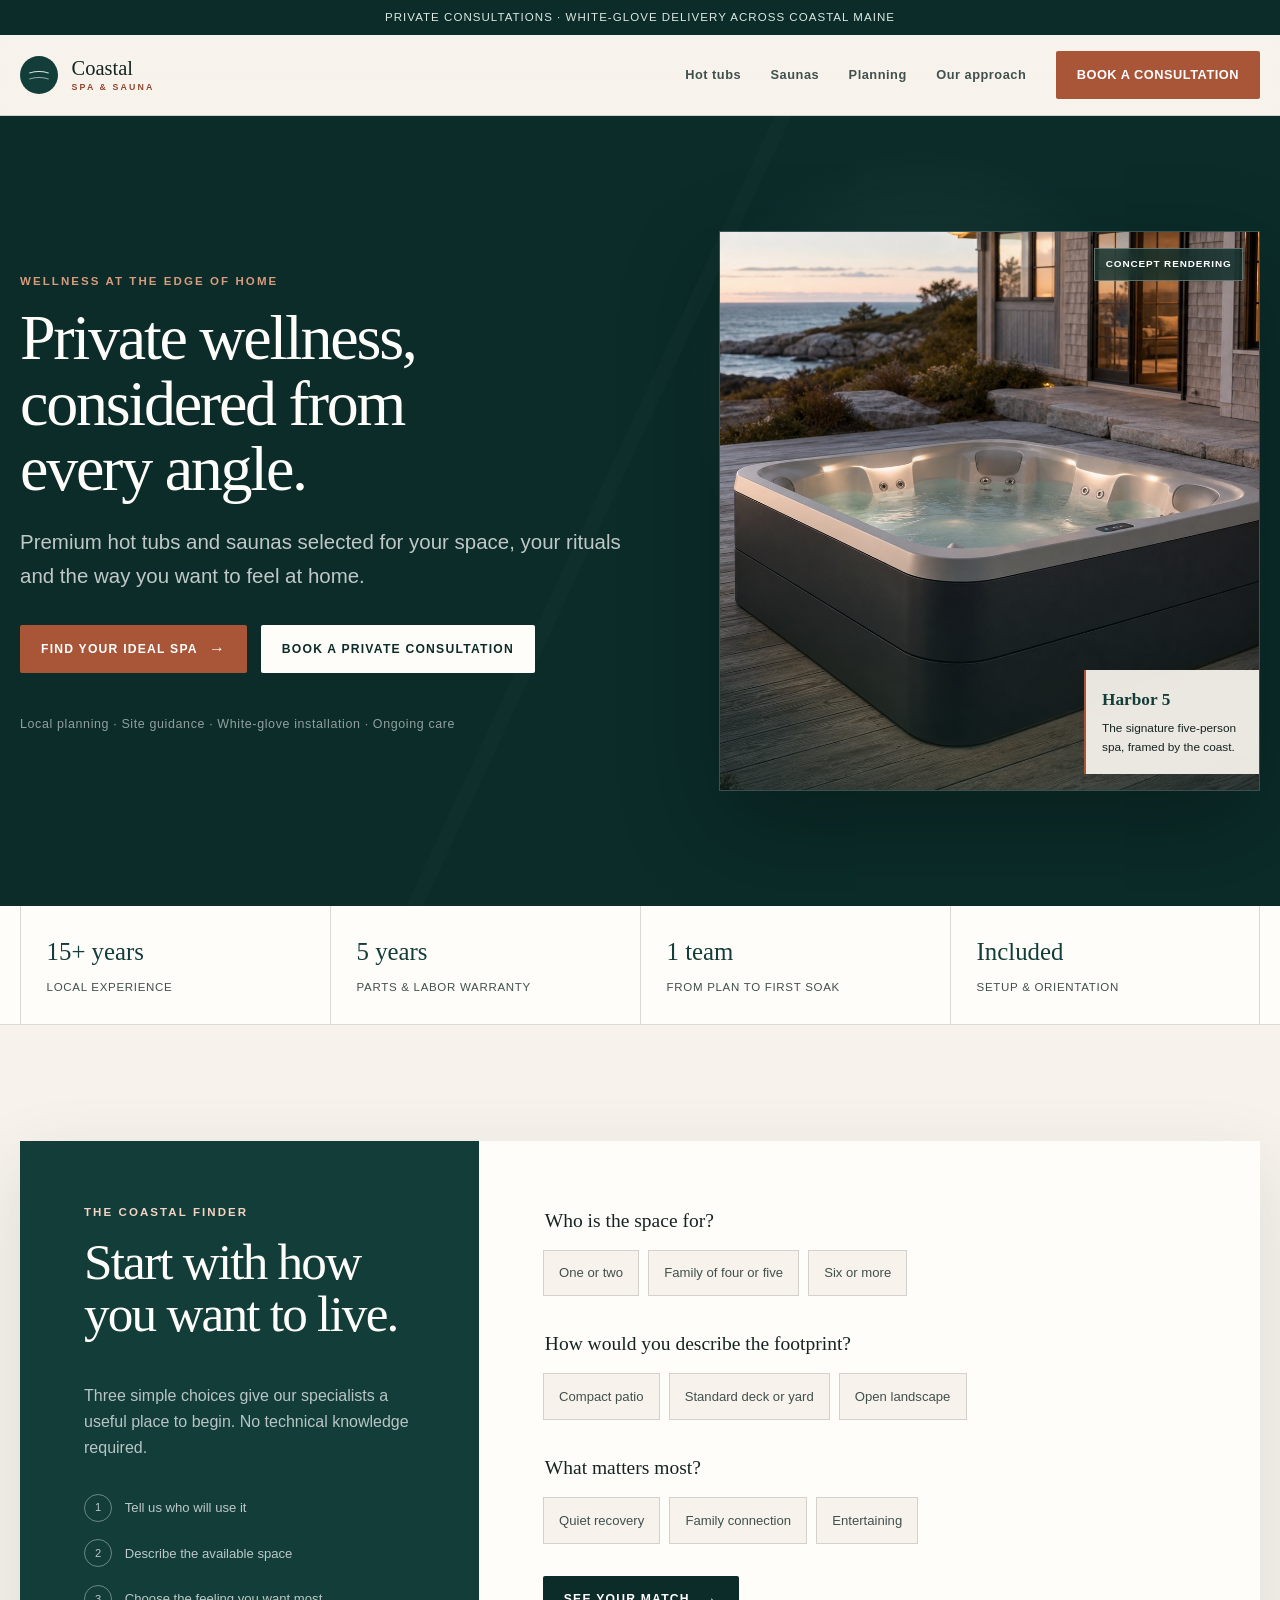
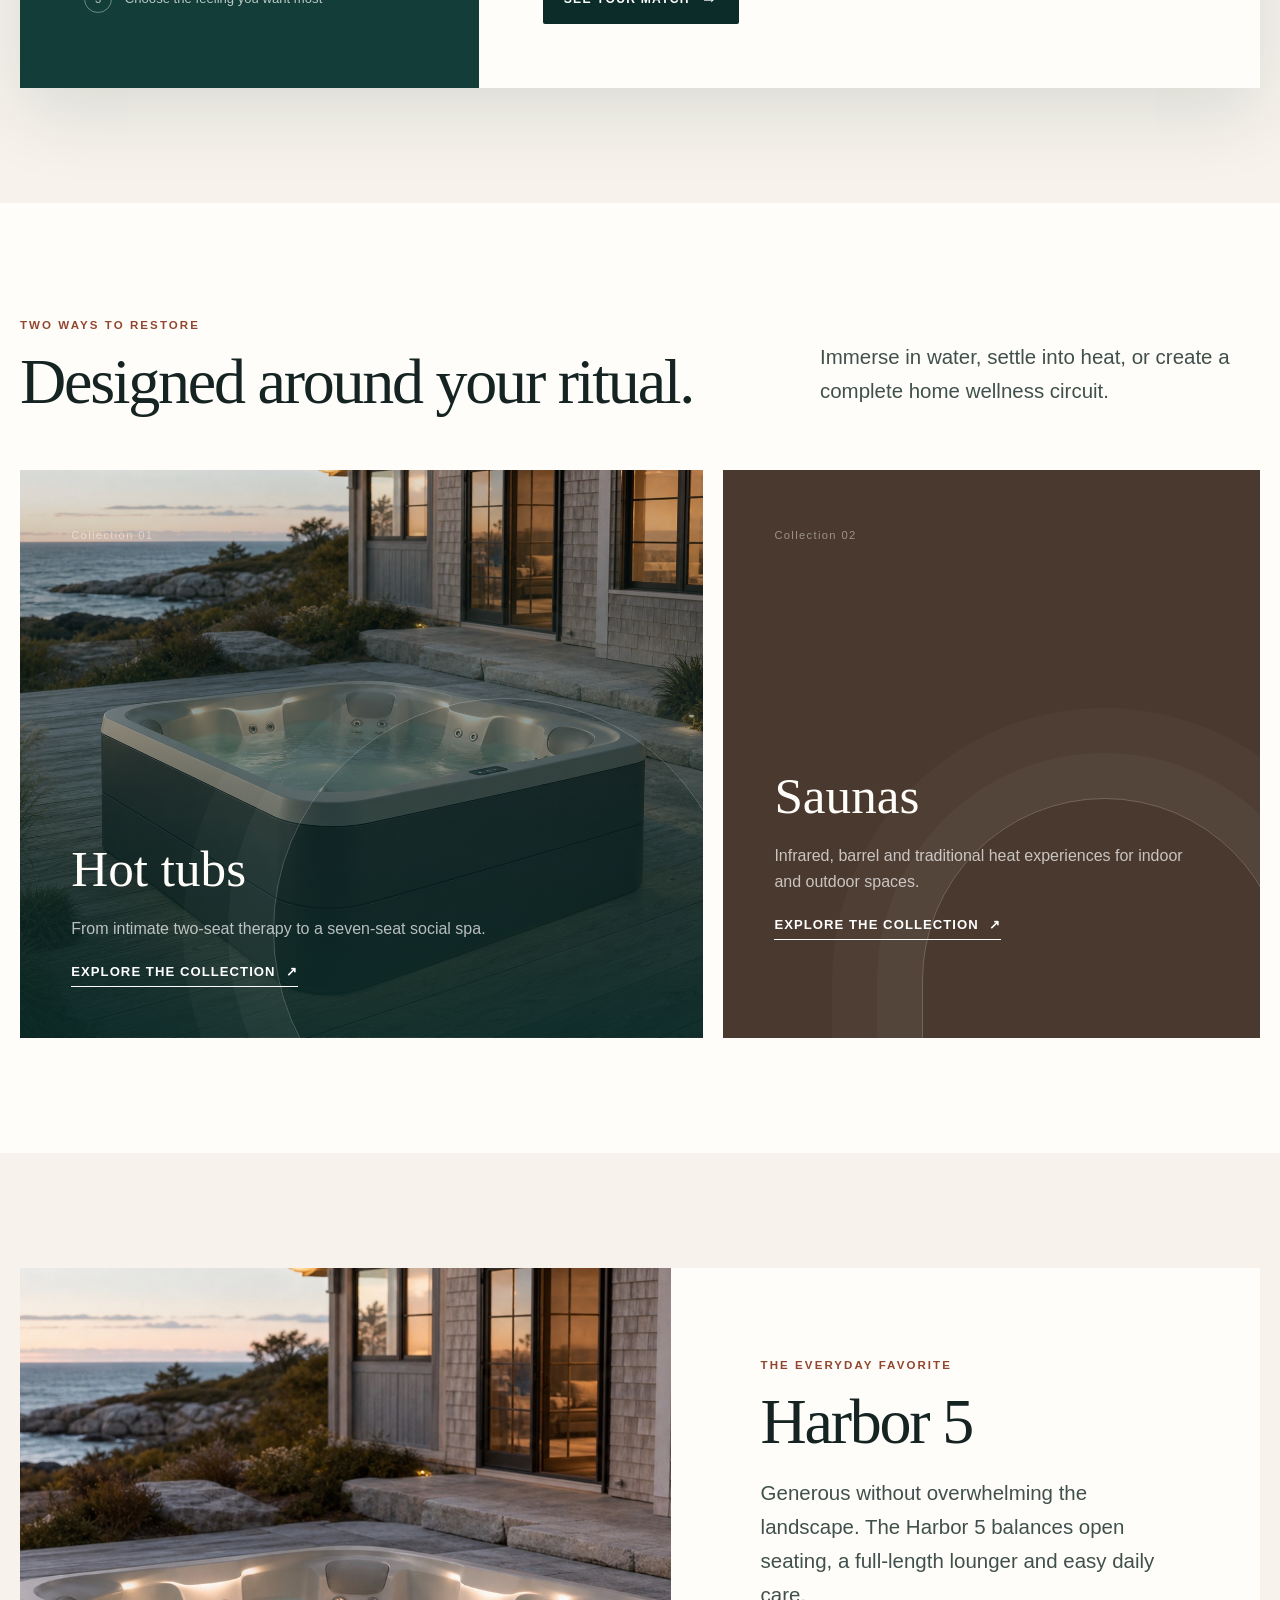
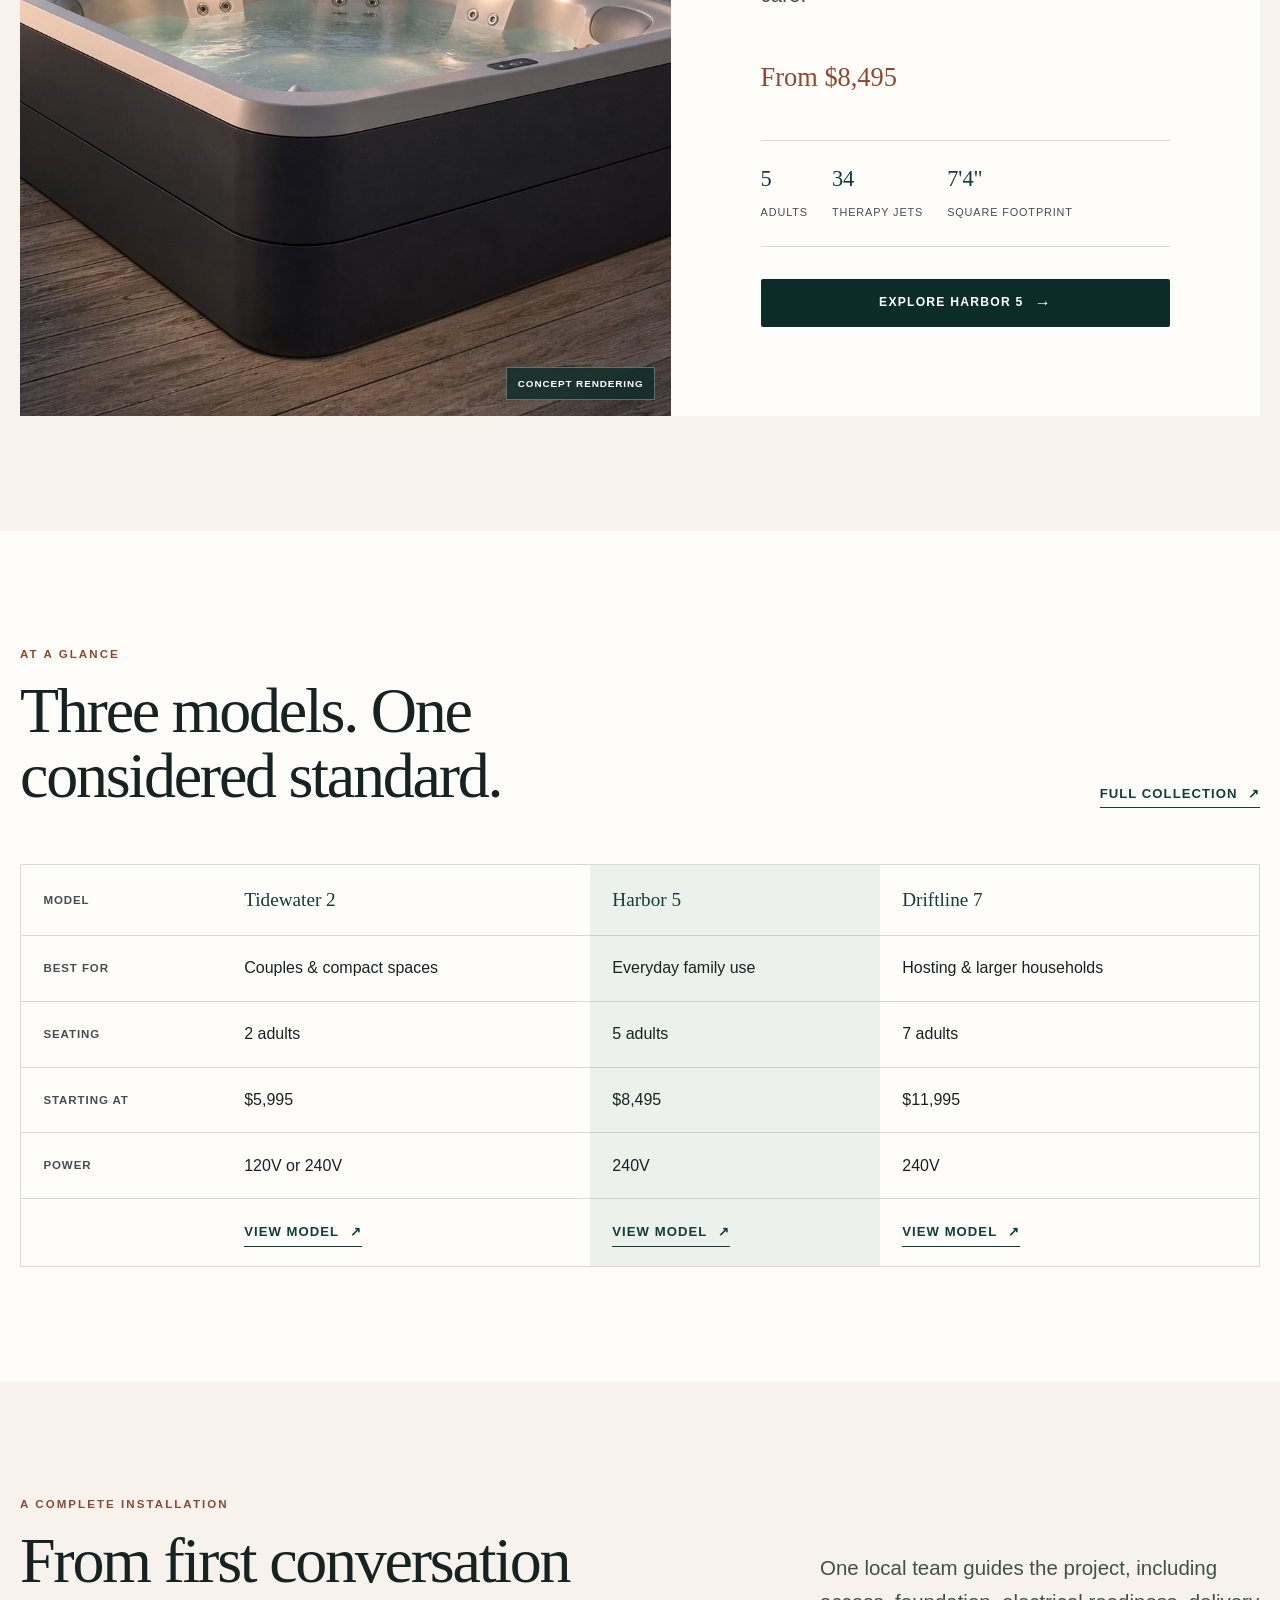
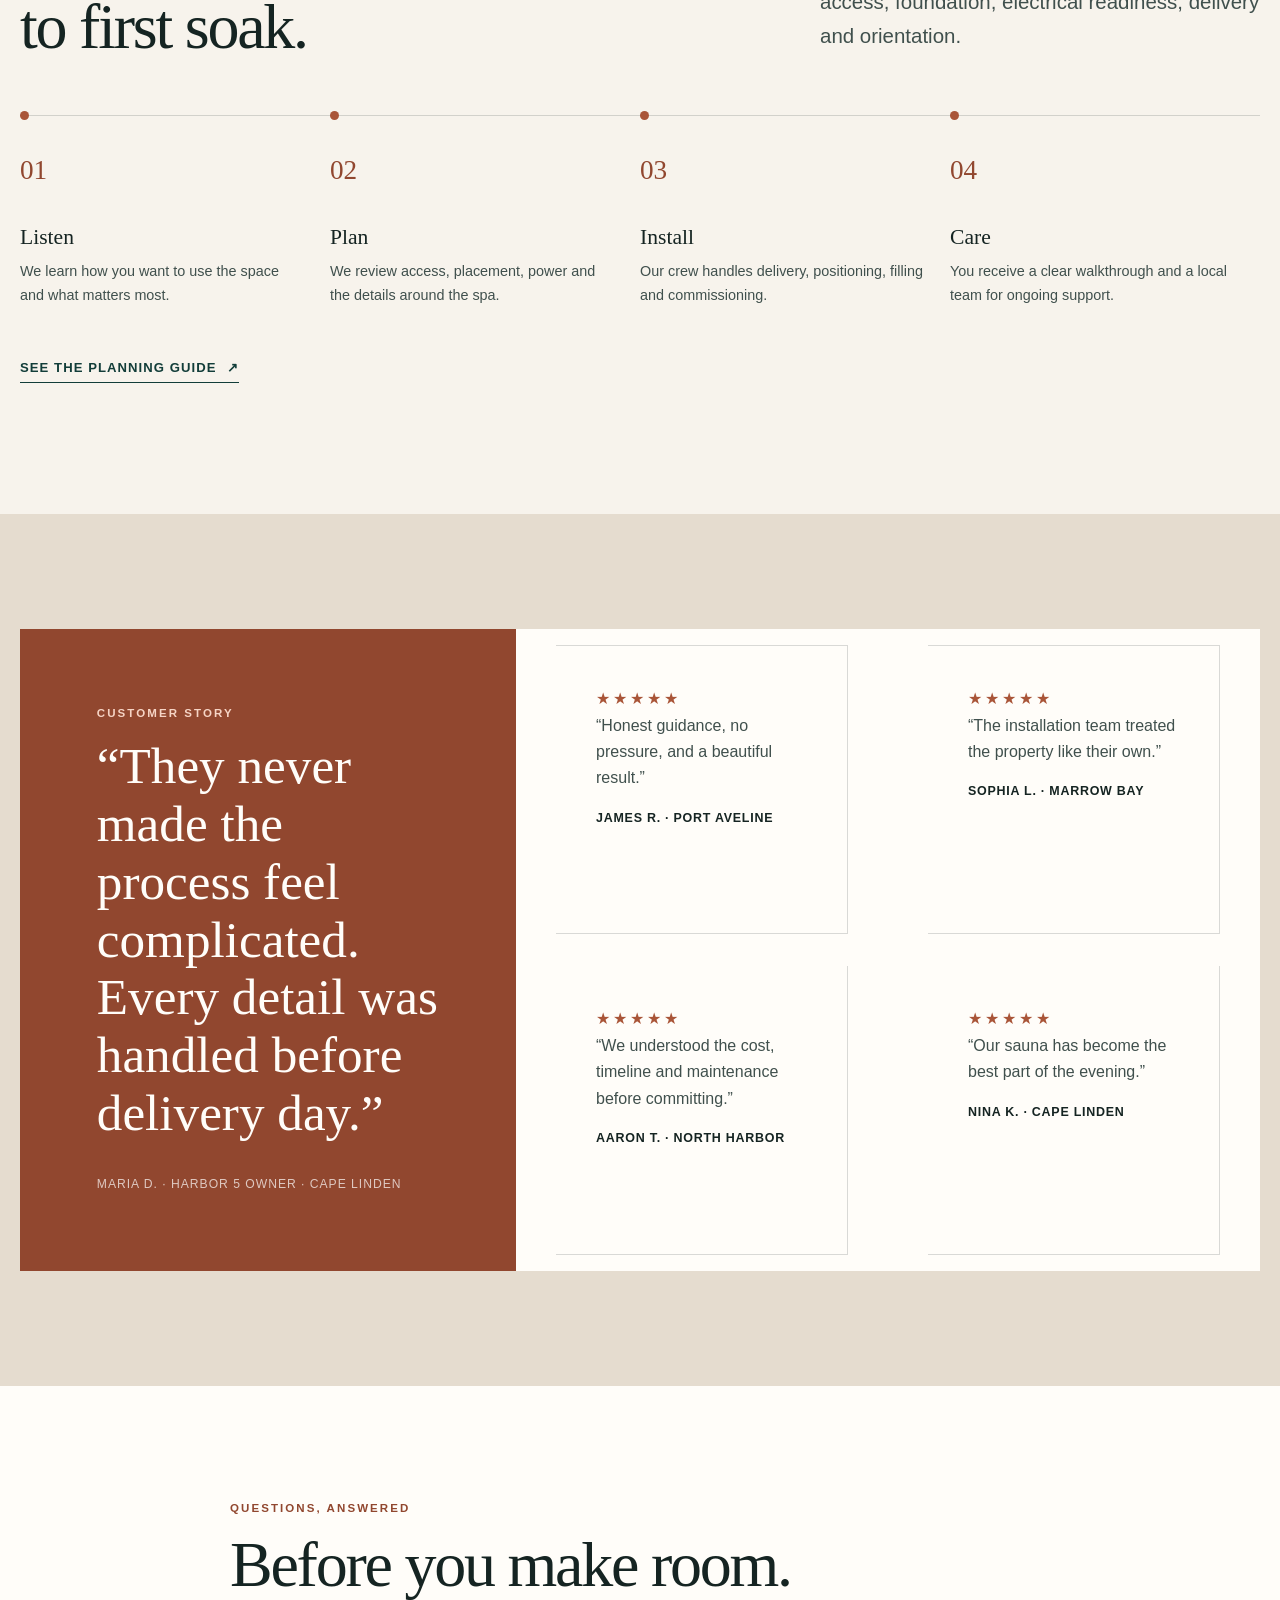
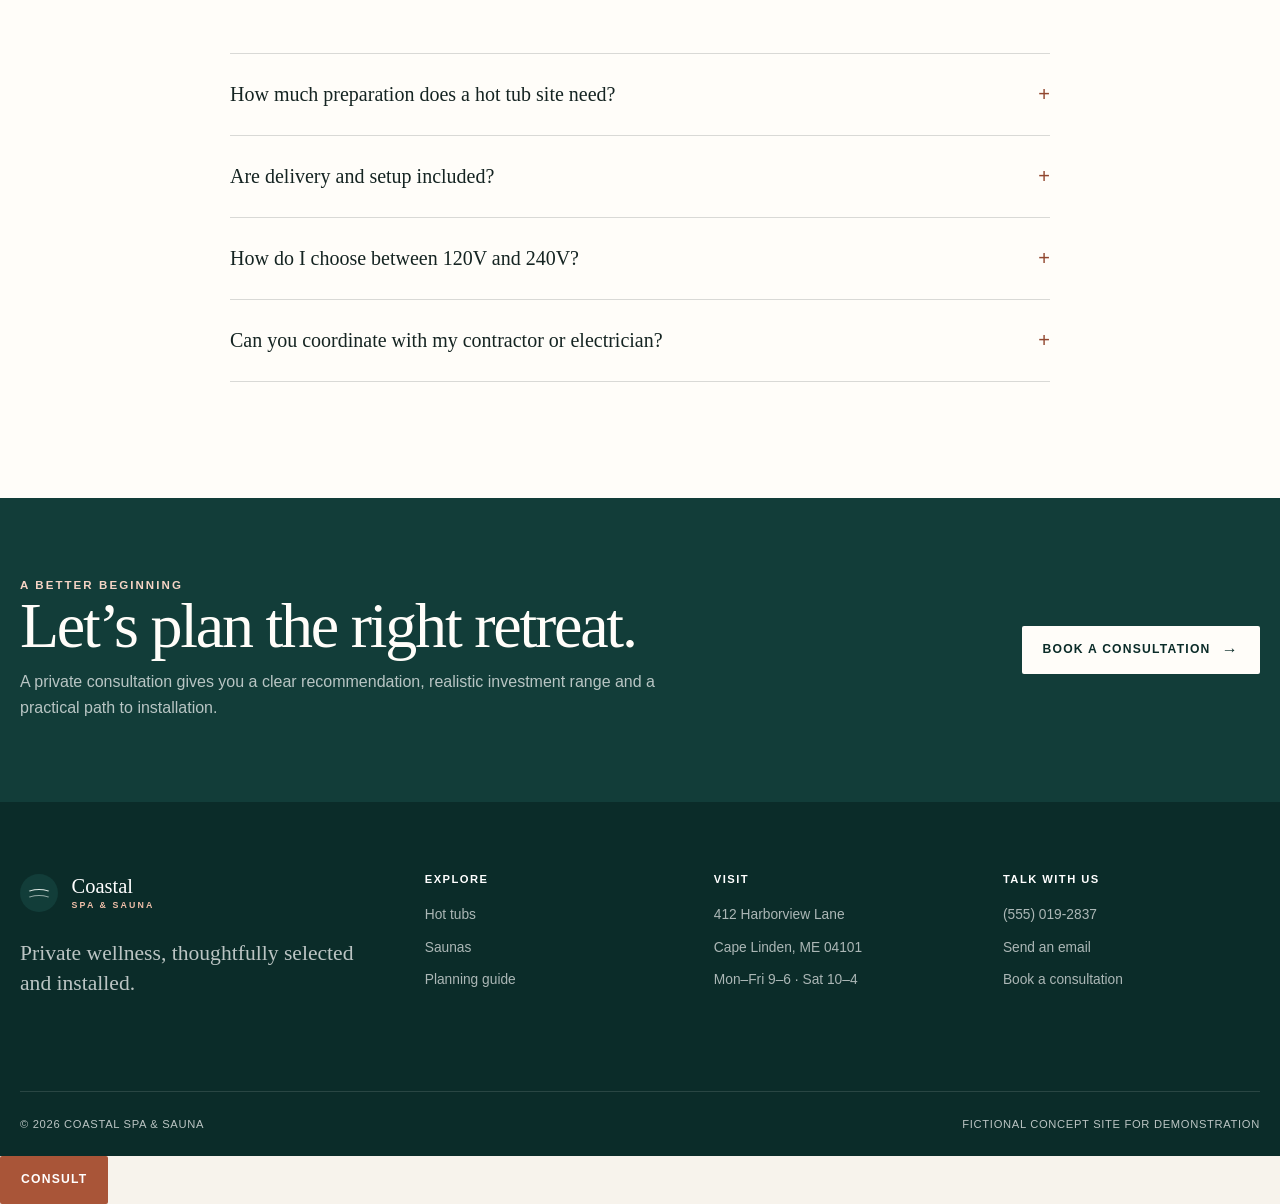
<file: index.html>
<!doctype html>
<html lang="en">
<head>
  <meta charset="utf-8">
  <meta name="viewport" content="width=device-width,initial-scale=1">
  <title>Coastal Spa &amp; Sauna | Private Wellness, Thoughtfully Installed</title>
  <meta name="description" content="Explore premium hot tubs and saunas with guidance from local specialists. Coastal Spa & Sauna provides thoughtful planning, white-glove installation and lifelong support.">
  <meta name="theme-color" content="#0b2c29"><meta property="og:image" content="https://coastal-spa-sauna.thomas-12e.workers.dev/og-coastal.png"><meta name="twitter:card" content="summary_large_image">
  <link rel="canonical" href="https://coastal-spa-sauna.thomas-12e.workers.dev/">
  <link rel="icon" href="favicon.svg" type="image/svg+xml">
  <meta property="og:type" content="website">
  <meta property="og:title" content="Coastal Spa & Sauna | Private Wellness, Thoughtfully Installed">
  <meta property="og:description" content="Premium hot tubs and saunas, selected with care and installed by local specialists.">
  <meta property="og:url" content="https://coastal-spa-sauna.thomas-12e.workers.dev/">

  <link rel="stylesheet" href="styles.css">
  <script src="script.js" defer></script>
  <script type="application/ld+json">{"@context":"https://schema.org","@type":"LocalBusiness","name":"Coastal Spa & Sauna","description":"A fictional premium hot tub and sauna dealer serving coastal Maine.","telephone":"+1-555-019-2837","email":"hello@coastalspaandsauna.example","address":{"@type":"PostalAddress","streetAddress":"412 Harborview Lane","addressLocality":"Cape Linden","addressRegion":"ME","postalCode":"04101"},"url":"https://coastal-spa-sauna.thomas-12e.workers.dev/"}</script>
</head>
<body>
<a class="skip-link" href="#main">Skip to main content</a>
<div class="announcement">Private consultations &middot; White-glove delivery across coastal Maine</div>
<header class="site-header">
  <div class="container header-inner">
    <a class="brand" href="index.html" aria-label="Coastal Spa and Sauna home"><span class="brand-mark" aria-hidden="true"></span><span class="brand-copy"><span class="brand-name">Coastal</span><span class="brand-sub">Spa &amp; Sauna</span></span></a>
    <button class="nav-toggle" type="button" aria-label="Open menu" aria-expanded="false" aria-controls="site-nav"><span></span><span></span><span></span></button>
    <nav class="nav" id="site-nav" aria-label="Primary navigation">
      <a href="hot-tubs.html">Hot tubs</a><a href="saunas.html">Saunas</a><a href="planning.html">Planning</a><a href="about.html">Our approach</a><a class="btn btn-primary" href="pricing.html">Book a consultation</a>
    </nav>
  </div>
</header>

<main id="main">
  <section class="hero-home">
    <div class="container hero-grid">
      <div class="hero-copy">
        <p class="eyebrow">Wellness at the edge of home</p>
        <h1>Private wellness, considered from every angle.</h1>
        <p class="lede">Premium hot tubs and saunas selected for your space, your rituals and the way you want to feel at home.</p>
        <div class="hero-actions"><a class="btn btn-primary btn-arrow" href="#finder">Find your ideal spa</a><a class="btn btn-light" href="pricing.html">Book a private consultation</a></div>
        <p class="hero-note">Local planning &middot; Site guidance &middot; White-glove installation &middot; Ongoing care</p>
      </div>
      <div class="hero-stage home-hero-photo">
        <img class="product-image" src="images/harbor-5-modern-v2.jpg" alt="Concept rendering of the Harbor 5 square hot tub at a coastal Maine residence" decoding="async" fetchpriority="high">
        <span class="concept-badge">Concept rendering</span>
        <div class="stage-label"><strong>Harbor 5</strong>The signature five-person spa, framed by the coast.</div>
      </div>
    </div>
  </section>

  <section class="proof-bar" aria-label="Dealer credentials">
    <div class="container proof-grid">
      <div class="proof-item"><strong>15+ years</strong><span>Local experience</span></div>
      <div class="proof-item"><strong>5 years</strong><span>Parts &amp; labor warranty</span></div>
      <div class="proof-item"><strong>1 team</strong><span>From plan to first soak</span></div>
      <div class="proof-item"><strong>Included</strong><span>Setup &amp; orientation</span></div>
    </div>
  </section>

  <section class="section" id="finder">
    <div class="container finder-shell reveal">
      <div class="finder-intro"><p class="eyebrow">The Coastal Finder</p><h2>Start with how you want to live.</h2><p>Three simple choices give our specialists a useful place to begin. No technical knowledge required.</p><ol class="finder-steps"><li>Tell us who will use it</li><li>Describe the available space</li><li>Choose the feeling you want most</li></ol></div>
      <form class="finder-form" id="spa-finder">
        <fieldset class="finder-question"><legend>Who is the space for?</legend><div class="choice-row"><label class="choice"><input required type="radio" name="people" value="two"><span>One or two</span></label><label class="choice"><input type="radio" name="people" value="five"><span>Family of four or five</span></label><label class="choice"><input type="radio" name="people" value="seven"><span>Six or more</span></label></div></fieldset>
        <fieldset class="finder-question"><legend>How would you describe the footprint?</legend><div class="choice-row"><label class="choice"><input required type="radio" name="space" value="compact"><span>Compact patio</span></label><label class="choice"><input type="radio" name="space" value="standard"><span>Standard deck or yard</span></label><label class="choice"><input type="radio" name="space" value="open"><span>Open landscape</span></label></div></fieldset>
        <fieldset class="finder-question"><legend>What matters most?</legend><div class="choice-row"><label class="choice"><input required type="radio" name="goal" value="restore"><span>Quiet recovery</span></label><label class="choice"><input type="radio" name="goal" value="connect"><span>Family connection</span></label><label class="choice"><input type="radio" name="goal" value="entertain"><span>Entertaining</span></label></div></fieldset>
        <button class="btn btn-dark btn-arrow" type="submit">See your match</button>
        <div class="finder-result" tabindex="-1" aria-live="polite"><p class="eyebrow">Your starting point</p><h3 data-result-name></h3><p data-result-reason></p><div class="hero-actions"><a class="text-link" data-result-link href="hot-tubs.html">Explore the model</a><a class="text-link" data-quote-link href="pricing.html">Discuss this fit</a></div></div>
      </form>
    </div>
  </section>

  <section class="section section-paper">
    <div class="container"><div class="section-head reveal"><div><p class="eyebrow">Two ways to restore</p><h2>Designed around your ritual.</h2></div><p class="lede">Immerse in water, settle into heat, or create a complete home wellness circuit.</p></div>
      <div class="collection-grid">
        <a class="collection-card collection-card-hot-tub reveal" href="hot-tubs.html"><span class="number">Collection 01</span><h3>Hot tubs</h3><p>From intimate two-seat therapy to a seven-seat social spa.</p><span class="text-link">Explore the collection</span></a>
        <a class="collection-card collection-card-sauna reveal" href="saunas.html"><span class="number">Collection 02</span><h3>Saunas</h3><p>Infrared, barrel and traditional heat experiences for indoor and outdoor spaces.</p><span class="text-link">Explore the collection</span></a>
      </div>
    </div>
  </section>

  <section class="section"><div class="container feature-story reveal">
    <div class="model-stage featured-product-photo"><img class="product-image" src="images/harbor-5-modern-v2.jpg" alt="Concept rendering of the Harbor 5 square hot tub at a coastal Maine residence" loading="lazy" decoding="async"><span class="concept-badge">Concept rendering</span></div>
    <div class="story-copy"><p class="eyebrow">The everyday favorite</p><h2>Harbor 5</h2><p class="lede">Generous without overwhelming the landscape. The Harbor 5 balances open seating, a full-length lounger and easy daily care.</p><p class="price">From $8,495</p><div class="stat-row"><div class="stat"><strong>5</strong><span>Adults</span></div><div class="stat"><strong>34</strong><span>Therapy jets</span></div><div class="stat"><strong>7'4"</strong><span>Square footprint</span></div></div><a class="btn btn-dark btn-arrow" href="harbor-5.html">Explore Harbor 5</a></div>
  </div></section>

  <section class="section section-paper"><div class="container"><div class="section-head reveal"><div><p class="eyebrow">At a glance</p><h2>Three models. One considered standard.</h2></div><a class="text-link" href="hot-tubs.html">Full collection</a></div>
    <div class="compare-wrap reveal"><table class="compare-table"><thead><tr><th>Model</th><th>Tidewater 2</th><th class="recommended">Harbor 5</th><th>Driftline 7</th></tr></thead><tbody><tr><td>Best for</td><td>Couples &amp; compact spaces</td><td class="recommended">Everyday family use</td><td>Hosting &amp; larger households</td></tr><tr><td>Seating</td><td>2 adults</td><td class="recommended">5 adults</td><td>7 adults</td></tr><tr><td>Starting at</td><td>$5,995</td><td class="recommended">$8,495</td><td>$11,995</td></tr><tr><td>Power</td><td>120V or 240V</td><td class="recommended">240V</td><td>240V</td></tr><tr><td></td><td><a class="text-link" href="tidewater-2.html">View model</a></td><td class="recommended"><a class="text-link" href="harbor-5.html">View model</a></td><td><a class="text-link" href="driftline-7.html">View model</a></td></tr></tbody></table></div>
  </div></section>

  <section class="section"><div class="container"><div class="section-head reveal"><div><p class="eyebrow">A complete installation</p><h2>From first conversation to first soak.</h2></div><p class="lede">One local team guides the project, including access, foundation, electrical readiness, delivery and orientation.</p></div><div class="process-grid reveal"><article class="process-step"><span class="step-no">01</span><h3>Listen</h3><p>We learn how you want to use the space and what matters most.</p></article><article class="process-step"><span class="step-no">02</span><h3>Plan</h3><p>We review access, placement, power and the details around the spa.</p></article><article class="process-step"><span class="step-no">03</span><h3>Install</h3><p>Our crew handles delivery, positioning, filling and commissioning.</p></article><article class="process-step"><span class="step-no">04</span><h3>Care</h3><p>You receive a clear walkthrough and a local team for ongoing support.</p></article></div><p style="margin-top:2rem"><a class="text-link" href="planning.html">See the planning guide</a></p></div></section>

  <section class="section section-sand"><div class="container quote-layout reveal"><div class="quote-feature"><p class="eyebrow">Customer story</p><blockquote>“They never made the process feel complicated. Every detail was handled before delivery day.”</blockquote><cite>Maria D. &middot; Harbor 5 owner &middot; Cape Linden</cite></div><div class="quote-notes"><blockquote class="quote-note"><div class="stars" aria-label="5 out of 5 stars">★★★★★</div><p>“Honest guidance, no pressure, and a beautiful result.”</p><footer>James R. &middot; Port Aveline</footer></blockquote><blockquote class="quote-note"><div class="stars" aria-label="5 out of 5 stars">★★★★★</div><p>“The installation team treated the property like their own.”</p><footer>Sophia L. &middot; Marrow Bay</footer></blockquote><blockquote class="quote-note"><div class="stars" aria-label="5 out of 5 stars">★★★★★</div><p>“We understood the cost, timeline and maintenance before committing.”</p><footer>Aaron T. &middot; North Harbor</footer></blockquote><blockquote class="quote-note"><div class="stars" aria-label="5 out of 5 stars">★★★★★</div><p>“Our sauna has become the best part of the evening.”</p><footer>Nina K. &middot; Cape Linden</footer></blockquote></div></div></section>

  <section class="section section-paper"><div class="narrow"><div class="section-head reveal"><div><p class="eyebrow">Questions, answered</p><h2>Before you make room.</h2></div></div><div class="faq-list reveal"><details><summary>How much preparation does a hot tub site need?</summary><p>Most spas need a level, load-bearing surface, a clear delivery path and appropriate electrical service. Our consultation identifies those needs before delivery is scheduled.</p></details><details><summary>Are delivery and setup included?</summary><p>Standard local delivery, positioning, setup and a full owner orientation are included in this fictional demonstration offer. Complex access or crane placement would be quoted separately.</p></details><details><summary>How do I choose between 120V and 240V?</summary><p>A 120V spa can simplify installation in compact settings, while 240V generally supports faster heating and stronger simultaneous operation. We review the tradeoff for your climate and routine.</p></details><details><summary>Can you coordinate with my contractor or electrician?</summary><p>Yes. We can provide placement and electrical requirements and coordinate the sequence so the site is ready before delivery day.</p></details></div></div></section>

  <section class="consult-band"><div class="container consult-inner"><div><p class="eyebrow">A better beginning</p><h2>Let’s plan the right retreat.</h2><p>A private consultation gives you a clear recommendation, realistic investment range and a practical path to installation.</p></div><a class="btn btn-light btn-arrow" href="pricing.html">Book a consultation</a></div></section>
</main>

<footer class="site-footer"><div class="container footer-main"><div class="footer-brand"><a class="brand" href="index.html"><span class="brand-mark" aria-hidden="true"></span><span class="brand-copy"><span class="brand-name" style="color:#fff">Coastal</span><span class="brand-sub">Spa &amp; Sauna</span></span></a><p>Private wellness, thoughtfully selected and installed.</p></div><div class="footer-col"><h2>Explore</h2><a href="hot-tubs.html">Hot tubs</a><a href="saunas.html">Saunas</a><a href="planning.html">Planning guide</a></div><div class="footer-col"><h2>Visit</h2><span>412 Harborview Lane</span><span>Cape Linden, ME 04101</span><span>Mon–Fri 9–6 &middot; Sat 10–4</span></div><div class="footer-col"><h2>Talk with us</h2><a href="tel:+15550192837">(555) 019-2837</a><a href="mailto:hello@coastalspaandsauna.example">Send an email</a><a href="pricing.html">Book a consultation</a></div></div><div class="container footer-bottom"><span>&copy; <span data-year>2026</span> Coastal Spa &amp; Sauna</span><span>Fictional concept site for demonstration</span></div></footer>
<a class="btn btn-primary mobile-consult" href="pricing.html">Consult</a>
</body>
</html>
</file>
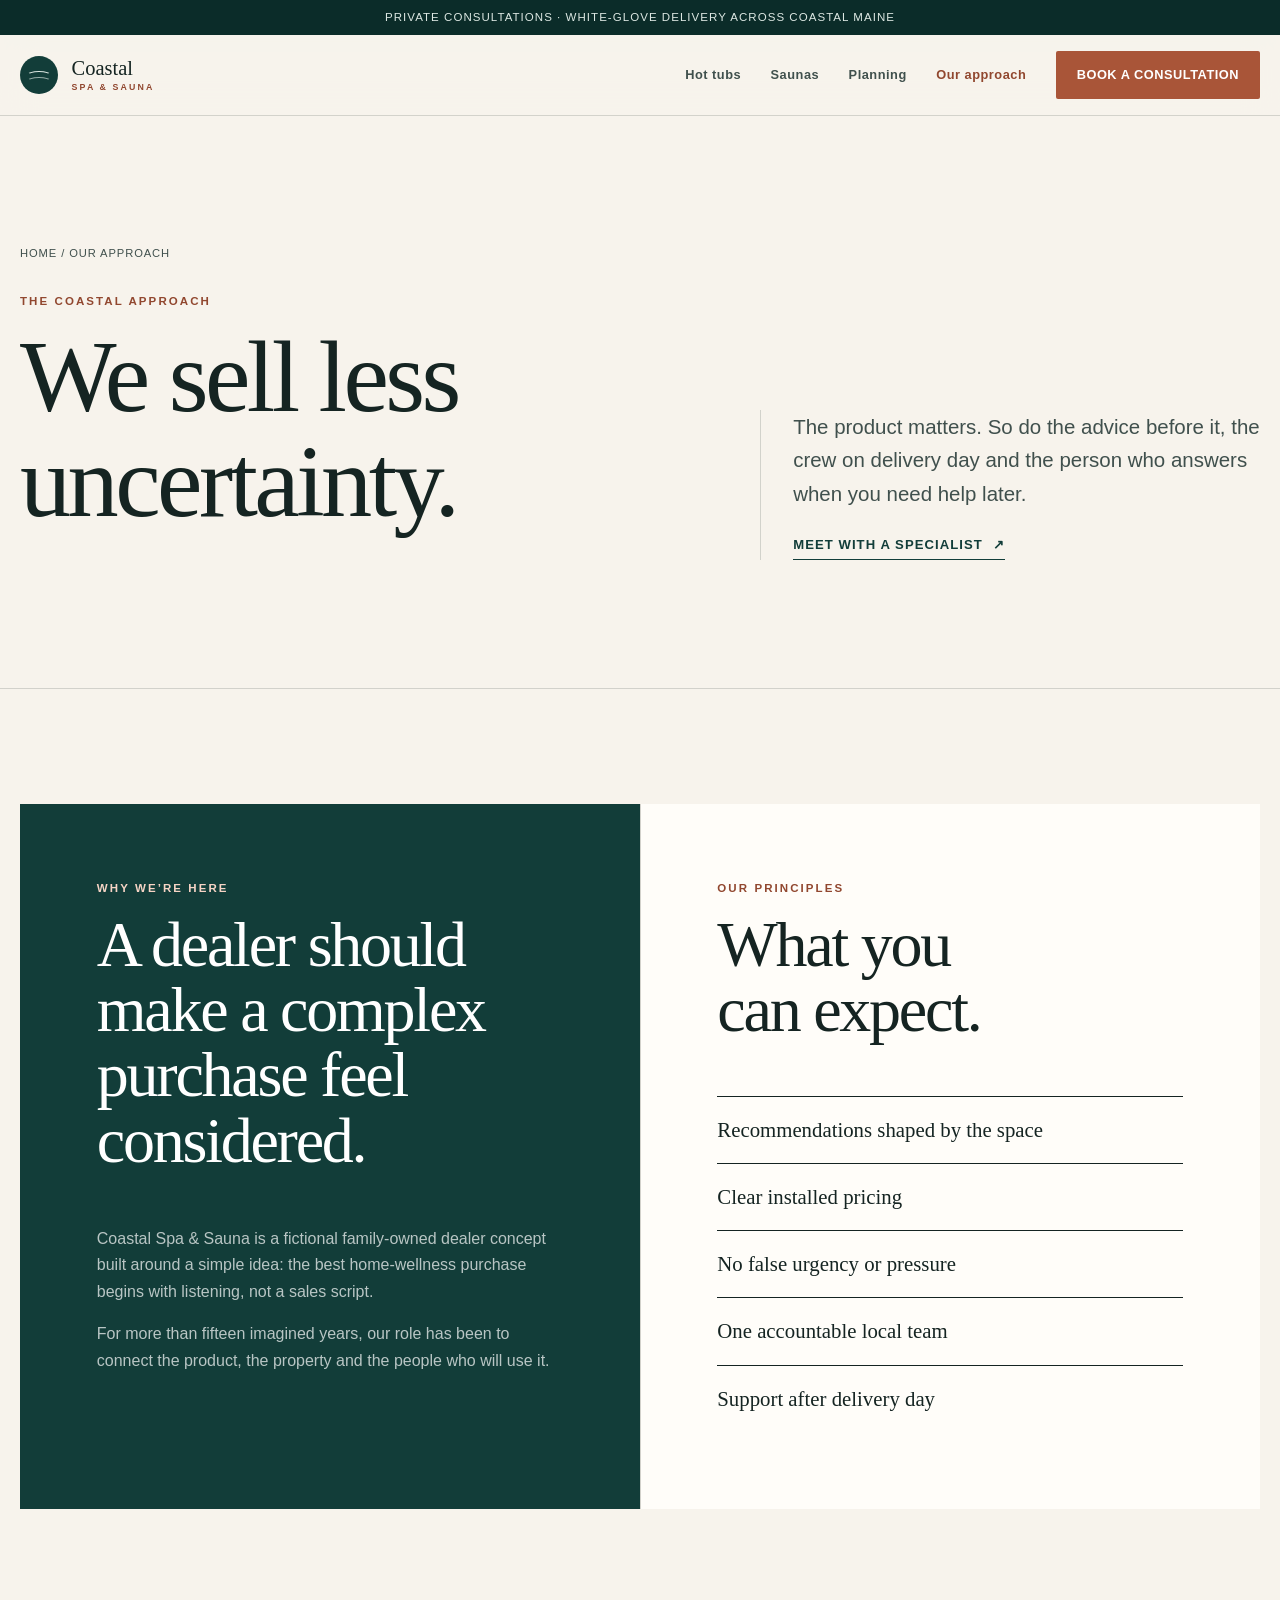
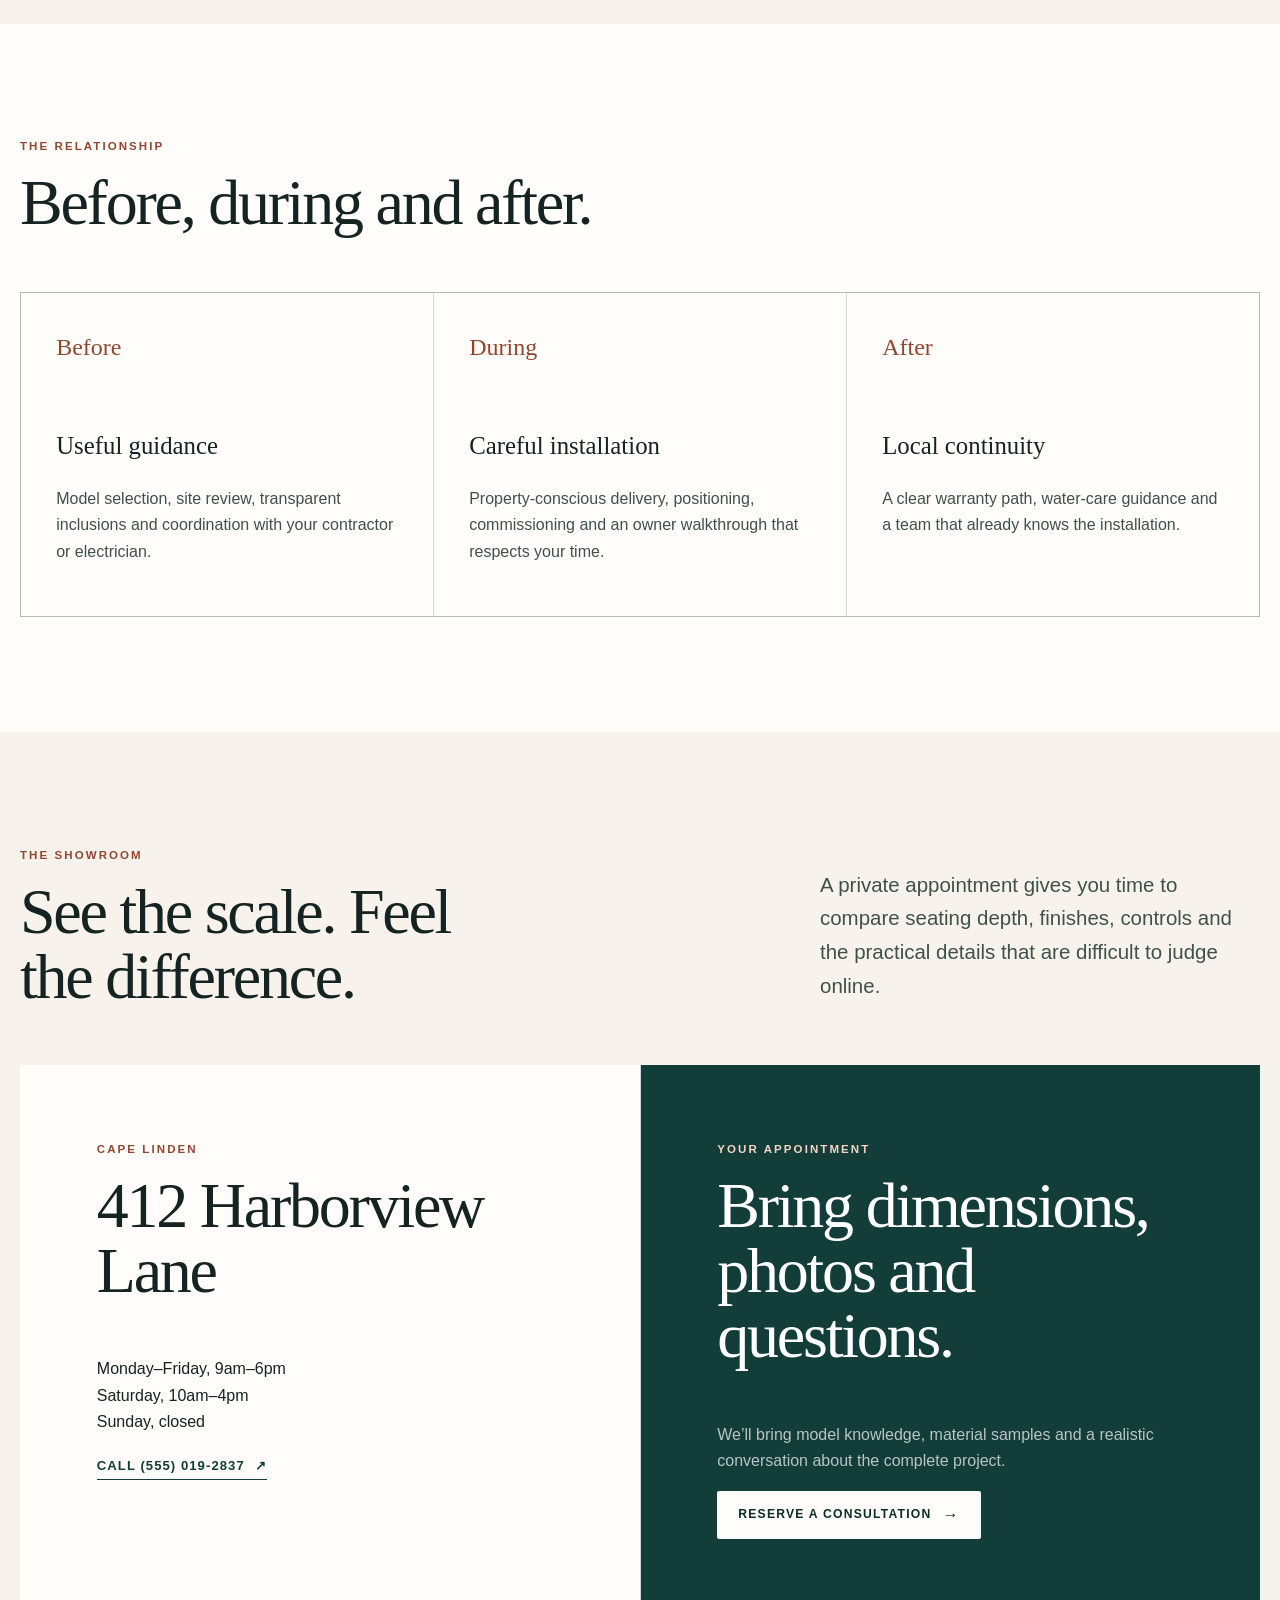
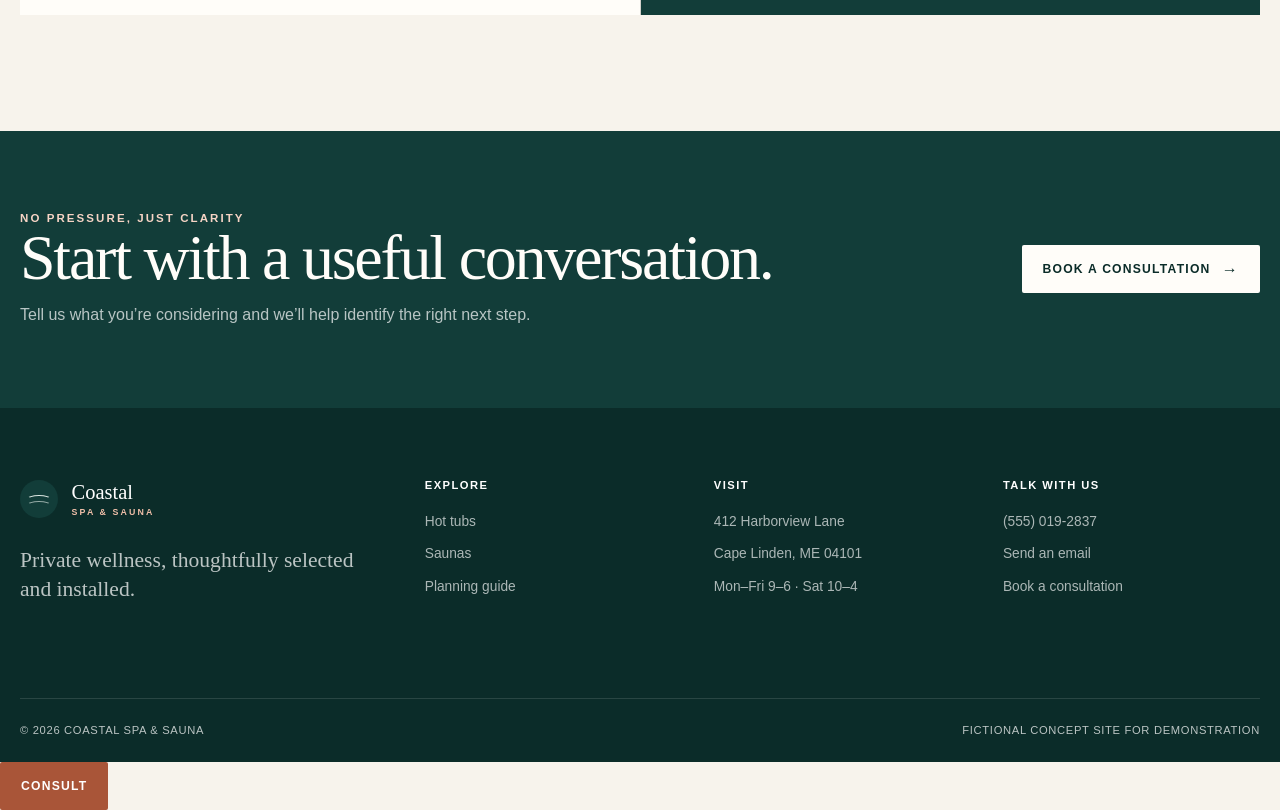
<file: about.html>
<!doctype html><html lang="en"><head><meta charset="utf-8"><meta name="viewport" content="width=device-width,initial-scale=1"><title>Our Approach | Coastal Spa &amp; Sauna</title><meta name="description" content="Meet the local specialists behind Coastal Spa & Sauna and learn about our consultative approach, installation and ongoing care."><meta name="theme-color" content="#0b2c29"><meta property="og:image" content="https://coastal-spa-sauna.thomas-12e.workers.dev/og-coastal.png"><meta name="twitter:card" content="summary_large_image"><link rel="canonical" href="https://coastal-spa-sauna.thomas-12e.workers.dev/about.html"><link rel="icon" href="favicon.svg" type="image/svg+xml"><link rel="stylesheet" href="styles.css"><script src="script.js" defer></script></head><body>
<a class="skip-link" href="#main">Skip to main content</a><div class="announcement">Private consultations &middot; White-glove delivery across coastal Maine</div><header class="site-header"><div class="container header-inner"><a class="brand" href="index.html" aria-label="Coastal Spa and Sauna home"><span class="brand-mark" aria-hidden="true"></span><span class="brand-copy"><span class="brand-name">Coastal</span><span class="brand-sub">Spa &amp; Sauna</span></span></a><button class="nav-toggle" type="button" aria-label="Open menu" aria-expanded="false" aria-controls="site-nav"><span></span><span></span><span></span></button><nav class="nav" id="site-nav"><a href="hot-tubs.html">Hot tubs</a><a href="saunas.html">Saunas</a><a href="planning.html">Planning</a><a aria-current="page" href="about.html">Our approach</a><a class="btn btn-primary" href="pricing.html">Book a consultation</a></nav></div></header>
<main id="main"><section class="page-hero"><div class="container"><nav class="breadcrumb" aria-label="Breadcrumb"><a href="index.html">Home</a> / Our approach</nav><div class="page-hero-grid"><div><p class="eyebrow">The Coastal approach</p><h1>We sell less uncertainty.</h1></div><div class="page-hero-aside"><p class="lede">The product matters. So do the advice before it, the crew on delivery day and the person who answers when you need help later.</p><a class="text-link" href="pricing.html">Meet with a specialist</a></div></div></div></section>
<section class="section"><div class="container about-grid reveal"><article class="about-panel dark"><p class="eyebrow">Why we’re here</p><h2>A dealer should make a complex purchase feel considered.</h2><p>Coastal Spa & Sauna is a fictional family-owned dealer concept built around a simple idea: the best home-wellness purchase begins with listening, not a sales script.</p><p>For more than fifteen imagined years, our role has been to connect the product, the property and the people who will use it.</p></article><article class="about-panel"><p class="eyebrow">Our principles</p><h2>What you can expect.</h2><ul class="principle-list"><li>Recommendations shaped by the space</li><li>Clear installed pricing</li><li>No false urgency or pressure</li><li>One accountable local team</li><li>Support after delivery day</li></ul></article></div></section>
<section class="section section-paper"><div class="container"><div class="section-head"><div><p class="eyebrow">The relationship</p><h2>Before, during and after.</h2></div></div><div class="benefit-grid"><article class="benefit"><span class="benefit-no">Before</span><h3>Useful guidance</h3><p>Model selection, site review, transparent inclusions and coordination with your contractor or electrician.</p></article><article class="benefit"><span class="benefit-no">During</span><h3>Careful installation</h3><p>Property-conscious delivery, positioning, commissioning and an owner walkthrough that respects your time.</p></article><article class="benefit"><span class="benefit-no">After</span><h3>Local continuity</h3><p>A clear warranty path, water-care guidance and a team that already knows the installation.</p></article></div></div></section>
<section class="section"><div class="container"><div class="section-head"><div><p class="eyebrow">The showroom</p><h2>See the scale. Feel the difference.</h2></div><p class="lede">A private appointment gives you time to compare seating depth, finishes, controls and the practical details that are difficult to judge online.</p></div><div class="about-grid"><article class="about-panel"><p class="eyebrow">Cape Linden</p><h2>412 Harborview Lane</h2><p>Monday–Friday, 9am–6pm<br>Saturday, 10am–4pm<br>Sunday, closed</p><p><a class="text-link" href="tel:+15550192837">Call (555) 019-2837</a></p></article><article class="about-panel dark"><p class="eyebrow">Your appointment</p><h2>Bring dimensions, photos and questions.</h2><p>We’ll bring model knowledge, material samples and a realistic conversation about the complete project.</p><a class="btn btn-light btn-arrow" href="pricing.html">Reserve a consultation</a></article></div></div></section>
<section class="consult-band"><div class="container consult-inner"><div><p class="eyebrow">No pressure, just clarity</p><h2>Start with a useful conversation.</h2><p>Tell us what you’re considering and we’ll help identify the right next step.</p></div><a class="btn btn-light btn-arrow" href="pricing.html">Book a consultation</a></div></section></main>
<footer class="site-footer"><div class="container footer-main"><div class="footer-brand"><a class="brand" href="index.html"><span class="brand-mark" aria-hidden="true"></span><span class="brand-copy"><span class="brand-name" style="color:#fff">Coastal</span><span class="brand-sub">Spa &amp; Sauna</span></span></a><p>Private wellness, thoughtfully selected and installed.</p></div><div class="footer-col"><h2>Explore</h2><a href="hot-tubs.html">Hot tubs</a><a href="saunas.html">Saunas</a><a href="planning.html">Planning guide</a></div><div class="footer-col"><h2>Visit</h2><span>412 Harborview Lane</span><span>Cape Linden, ME 04101</span><span>Mon–Fri 9–6 &middot; Sat 10–4</span></div><div class="footer-col"><h2>Talk with us</h2><a href="tel:+15550192837">(555) 019-2837</a><a href="mailto:hello@coastalspaandsauna.example">Send an email</a><a href="pricing.html">Book a consultation</a></div></div><div class="container footer-bottom"><span>&copy; <span data-year>2026</span> Coastal Spa &amp; Sauna</span><span>Fictional concept site for demonstration</span></div></footer><a class="btn btn-primary mobile-consult" href="pricing.html">Consult</a></body></html>
</file>
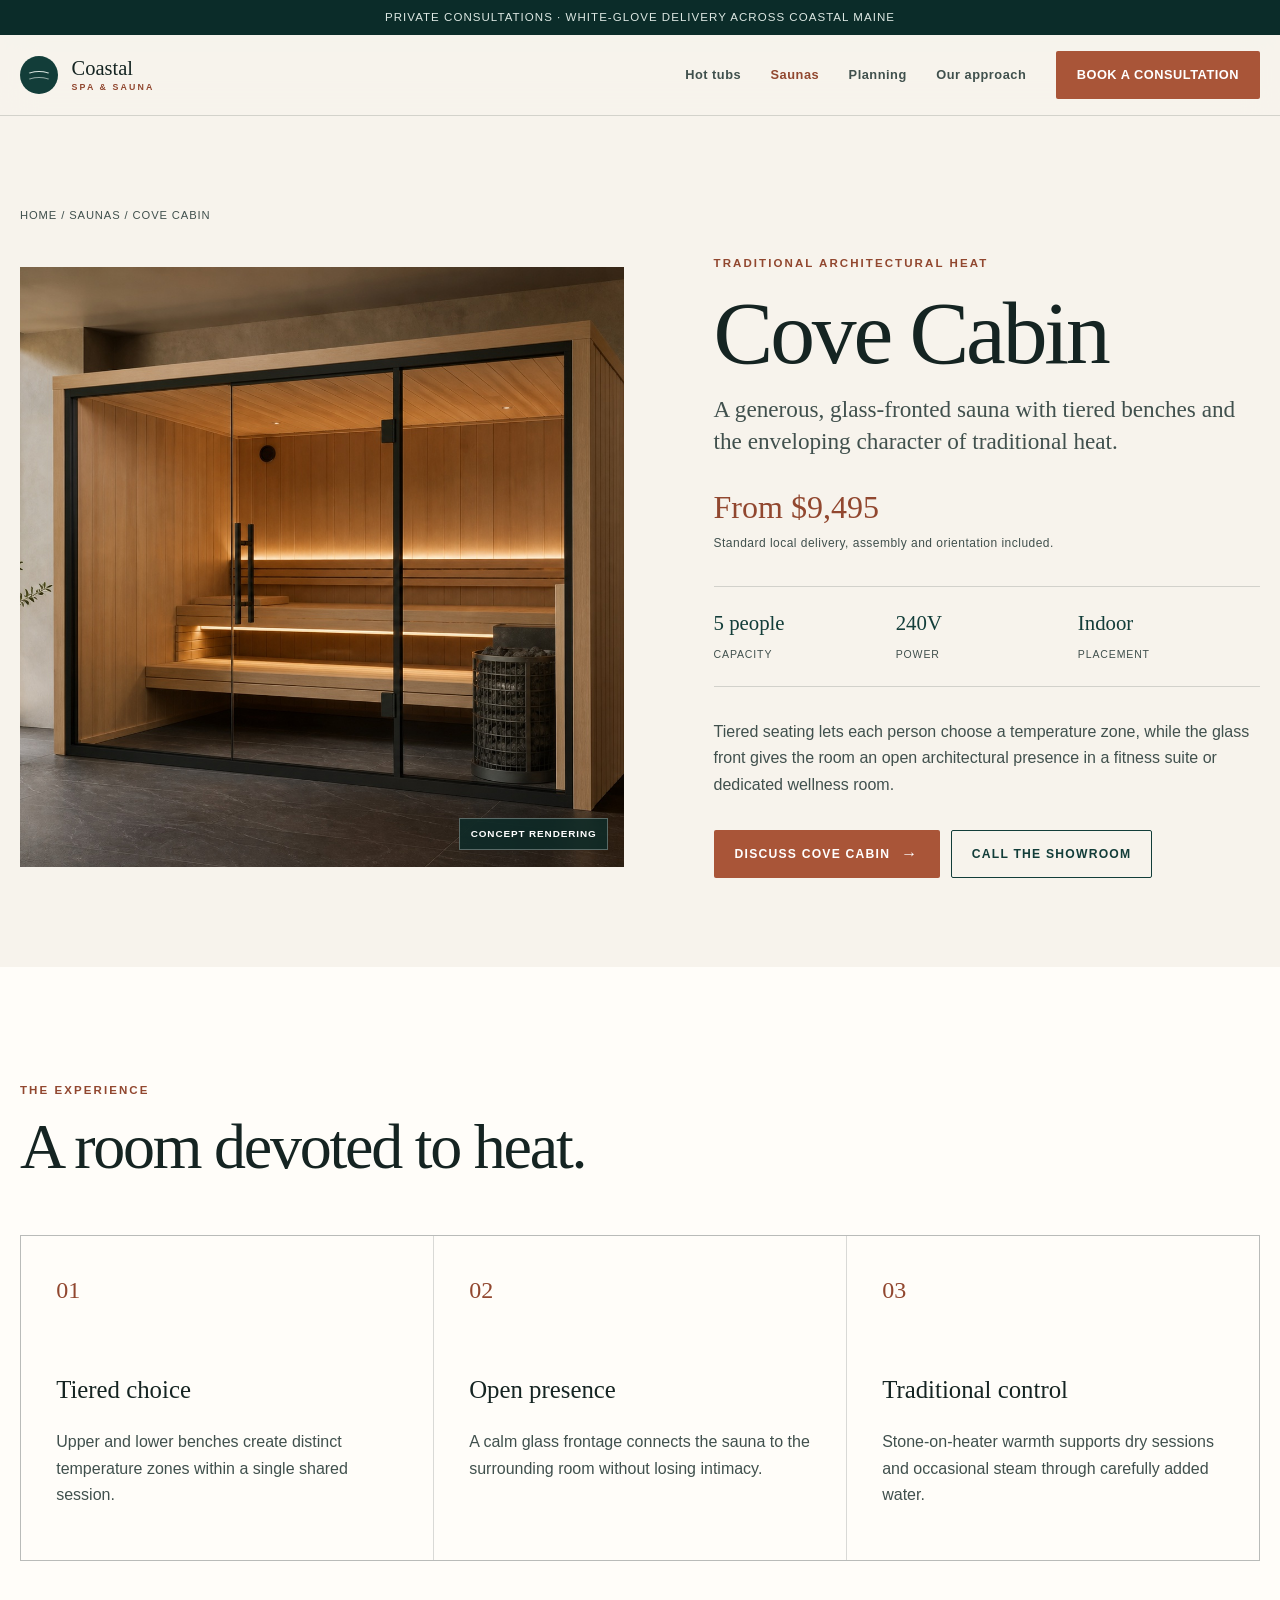
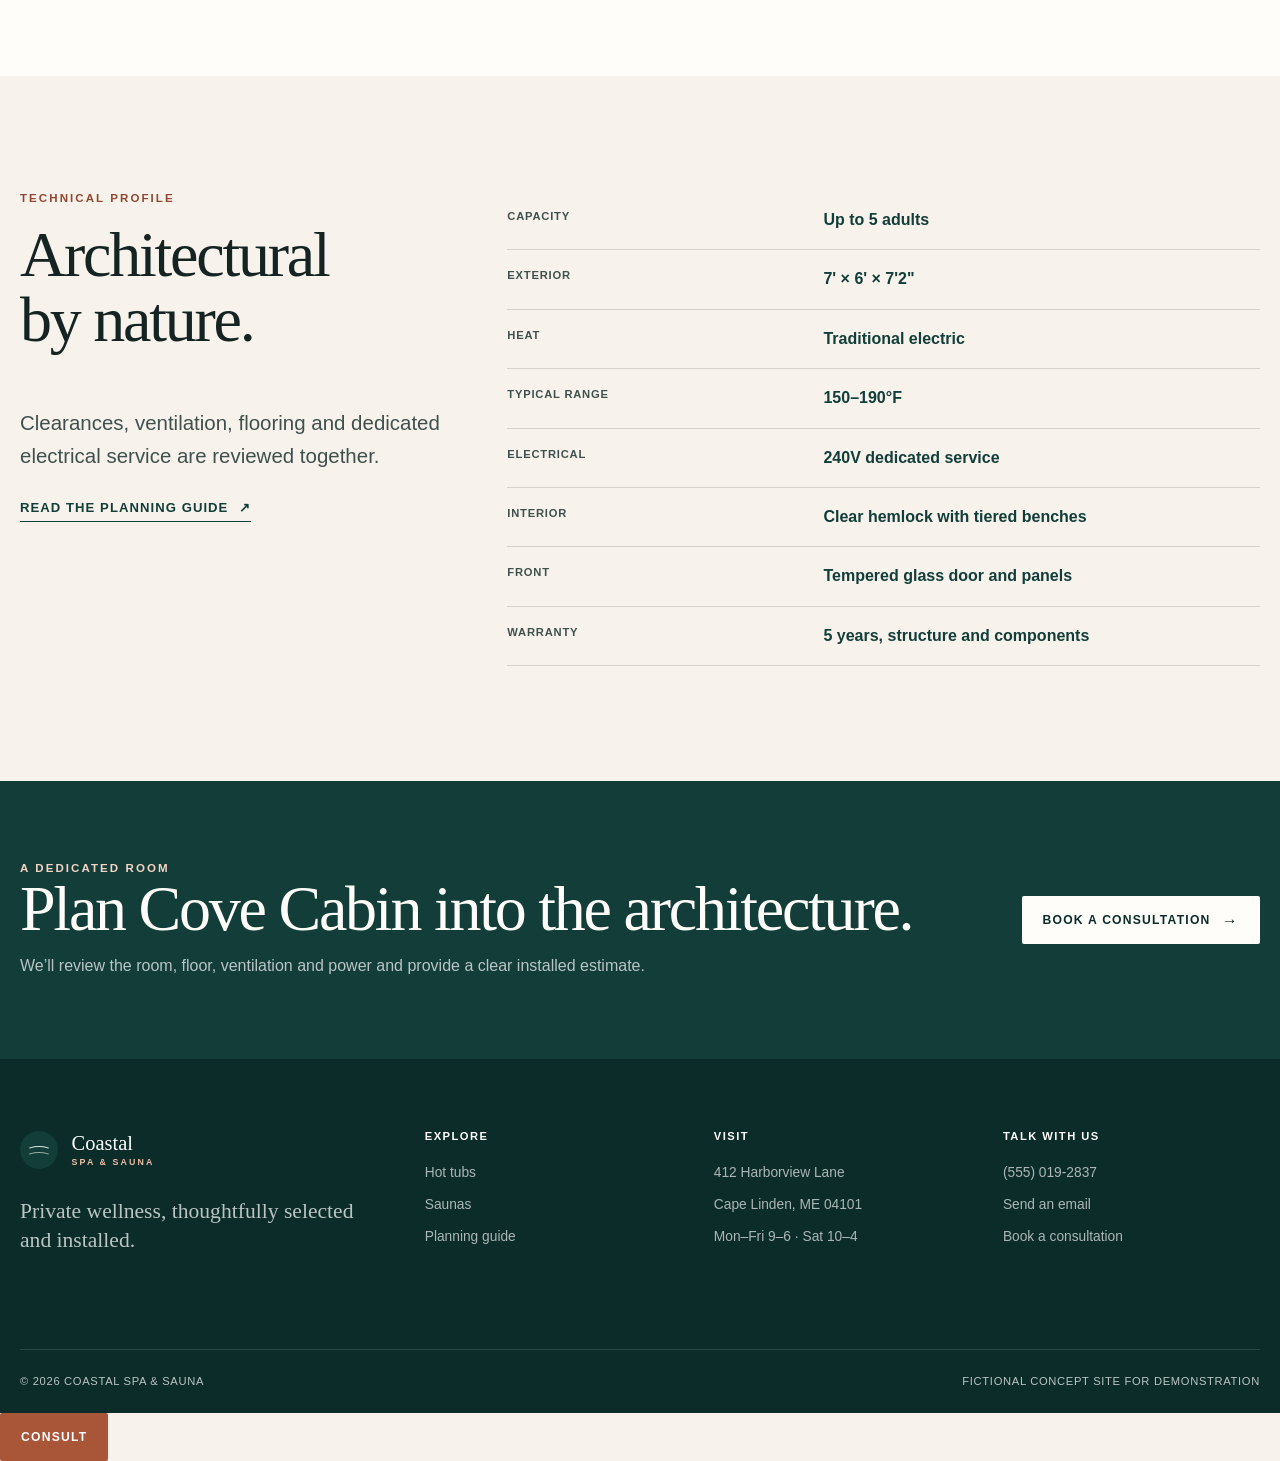
<file: cove-cabin.html>
<!doctype html><html lang="en"><head><meta charset="utf-8"><meta name="viewport" content="width=device-width,initial-scale=1"><title>Cove Cabin Traditional Sauna | Coastal Spa &amp; Sauna</title><meta name="description" content="Explore the five-person Cove Cabin traditional sauna with tiered benches, a glass front and premium electric heat."><meta name="theme-color" content="#0b2c29"><meta property="og:image" content="https://coastal-spa-sauna.thomas-12e.workers.dev/og-coastal.png"><meta name="twitter:card" content="summary_large_image"><link rel="canonical" href="https://coastal-spa-sauna.thomas-12e.workers.dev/cove-cabin.html"><link rel="icon" href="favicon.svg" type="image/svg+xml"><link rel="stylesheet" href="styles.css"><script src="script.js" defer></script></head><body>
<a class="skip-link" href="#main">Skip to main content</a><div class="announcement">Private consultations &middot; White-glove delivery across coastal Maine</div><header class="site-header"><div class="container header-inner"><a class="brand" href="index.html" aria-label="Coastal Spa and Sauna home"><span class="brand-mark" aria-hidden="true"></span><span class="brand-copy"><span class="brand-name">Coastal</span><span class="brand-sub">Spa &amp; Sauna</span></span></a><button class="nav-toggle" type="button" aria-label="Open menu" aria-expanded="false" aria-controls="site-nav"><span></span><span></span><span></span></button><nav class="nav" id="site-nav"><a href="hot-tubs.html">Hot tubs</a><a aria-current="page" href="saunas.html">Saunas</a><a href="planning.html">Planning</a><a href="about.html">Our approach</a><a class="btn btn-primary" href="pricing.html?model=cove-cabin">Book a consultation</a></nav></div></header>
<main id="main"><section class="pd-hero"><div class="container"><nav class="breadcrumb" aria-label="Breadcrumb"><a href="index.html">Home</a> / <a href="saunas.html">Saunas</a> / Cove Cabin</nav><div class="pd-grid"><div class="pd-stage sauna-photo-stage"><img class="sauna-product-image" src="images/cove-cabin.jpg" alt="Concept rendering of the Cove Cabin five-person glass-front traditional sauna" decoding="async" fetchpriority="high"><span class="concept-badge">Concept rendering</span></div><div class="pd-info pd-sticky"><p class="eyebrow">Traditional architectural heat</p><h1>Cove Cabin</h1><p class="pd-tagline">A generous, glass-fronted sauna with tiered benches and the enveloping character of traditional heat.</p><p class="pd-price">From $9,495<small>Standard local delivery, assembly and orientation included.</small></p><div class="fit-list"><div class="fit-item"><strong>5 people</strong><span>Capacity</span></div><div class="fit-item"><strong>240V</strong><span>Power</span></div><div class="fit-item"><strong>Indoor</strong><span>Placement</span></div></div><p class="muted">Tiered seating lets each person choose a temperature zone, while the glass front gives the room an open architectural presence in a fitness suite or dedicated wellness room.</p><div class="pd-actions"><a class="btn btn-primary btn-arrow" href="pricing.html?model=cove-cabin">Discuss Cove Cabin</a><a class="btn btn-outline" href="tel:+15550192837">Call the showroom</a></div></div></div></div></section>
<section class="section section-paper"><div class="container"><div class="section-head"><div><p class="eyebrow">The experience</p><h2>A room devoted to heat.</h2></div></div><div class="benefit-grid"><article class="benefit"><span class="benefit-no">01</span><h3>Tiered choice</h3><p>Upper and lower benches create distinct temperature zones within a single shared session.</p></article><article class="benefit"><span class="benefit-no">02</span><h3>Open presence</h3><p>A calm glass frontage connects the sauna to the surrounding room without losing intimacy.</p></article><article class="benefit"><span class="benefit-no">03</span><h3>Traditional control</h3><p>Stone-on-heater warmth supports dry sessions and occasional steam through carefully added water.</p></article></div></div></section>
<section class="section"><div class="container spec-layout"><div><p class="eyebrow">Technical profile</p><h2>Architectural by nature.</h2><p class="lede">Clearances, ventilation, flooring and dedicated electrical service are reviewed together.</p><a class="text-link" href="planning.html">Read the planning guide</a></div><table class="spec-table"><tbody><tr><th>Capacity</th><td>Up to 5 adults</td></tr><tr><th>Exterior</th><td>7' × 6' × 7'2"</td></tr><tr><th>Heat</th><td>Traditional electric</td></tr><tr><th>Typical range</th><td>150–190°F</td></tr><tr><th>Electrical</th><td>240V dedicated service</td></tr><tr><th>Interior</th><td>Clear hemlock with tiered benches</td></tr><tr><th>Front</th><td>Tempered glass door and panels</td></tr><tr><th>Warranty</th><td>5 years, structure and components</td></tr></tbody></table></div></section>
<section class="consult-band"><div class="container consult-inner"><div><p class="eyebrow">A dedicated room</p><h2>Plan Cove Cabin into the architecture.</h2><p>We’ll review the room, floor, ventilation and power and provide a clear installed estimate.</p></div><a class="btn btn-light btn-arrow" href="pricing.html?model=cove-cabin">Book a consultation</a></div></section></main>
<footer class="site-footer"><div class="container footer-main"><div class="footer-brand"><a class="brand" href="index.html"><span class="brand-mark" aria-hidden="true"></span><span class="brand-copy"><span class="brand-name" style="color:#fff">Coastal</span><span class="brand-sub">Spa &amp; Sauna</span></span></a><p>Private wellness, thoughtfully selected and installed.</p></div><div class="footer-col"><h2>Explore</h2><a href="hot-tubs.html">Hot tubs</a><a href="saunas.html">Saunas</a><a href="planning.html">Planning guide</a></div><div class="footer-col"><h2>Visit</h2><span>412 Harborview Lane</span><span>Cape Linden, ME 04101</span><span>Mon–Fri 9–6 &middot; Sat 10–4</span></div><div class="footer-col"><h2>Talk with us</h2><a href="tel:+15550192837">(555) 019-2837</a><a href="mailto:hello@coastalspaandsauna.example">Send an email</a><a href="pricing.html">Book a consultation</a></div></div><div class="container footer-bottom"><span>&copy; <span data-year>2026</span> Coastal Spa &amp; Sauna</span><span>Fictional concept site for demonstration</span></div></footer><a class="btn btn-primary mobile-consult" href="pricing.html?model=cove-cabin">Consult</a></body></html>
</file>
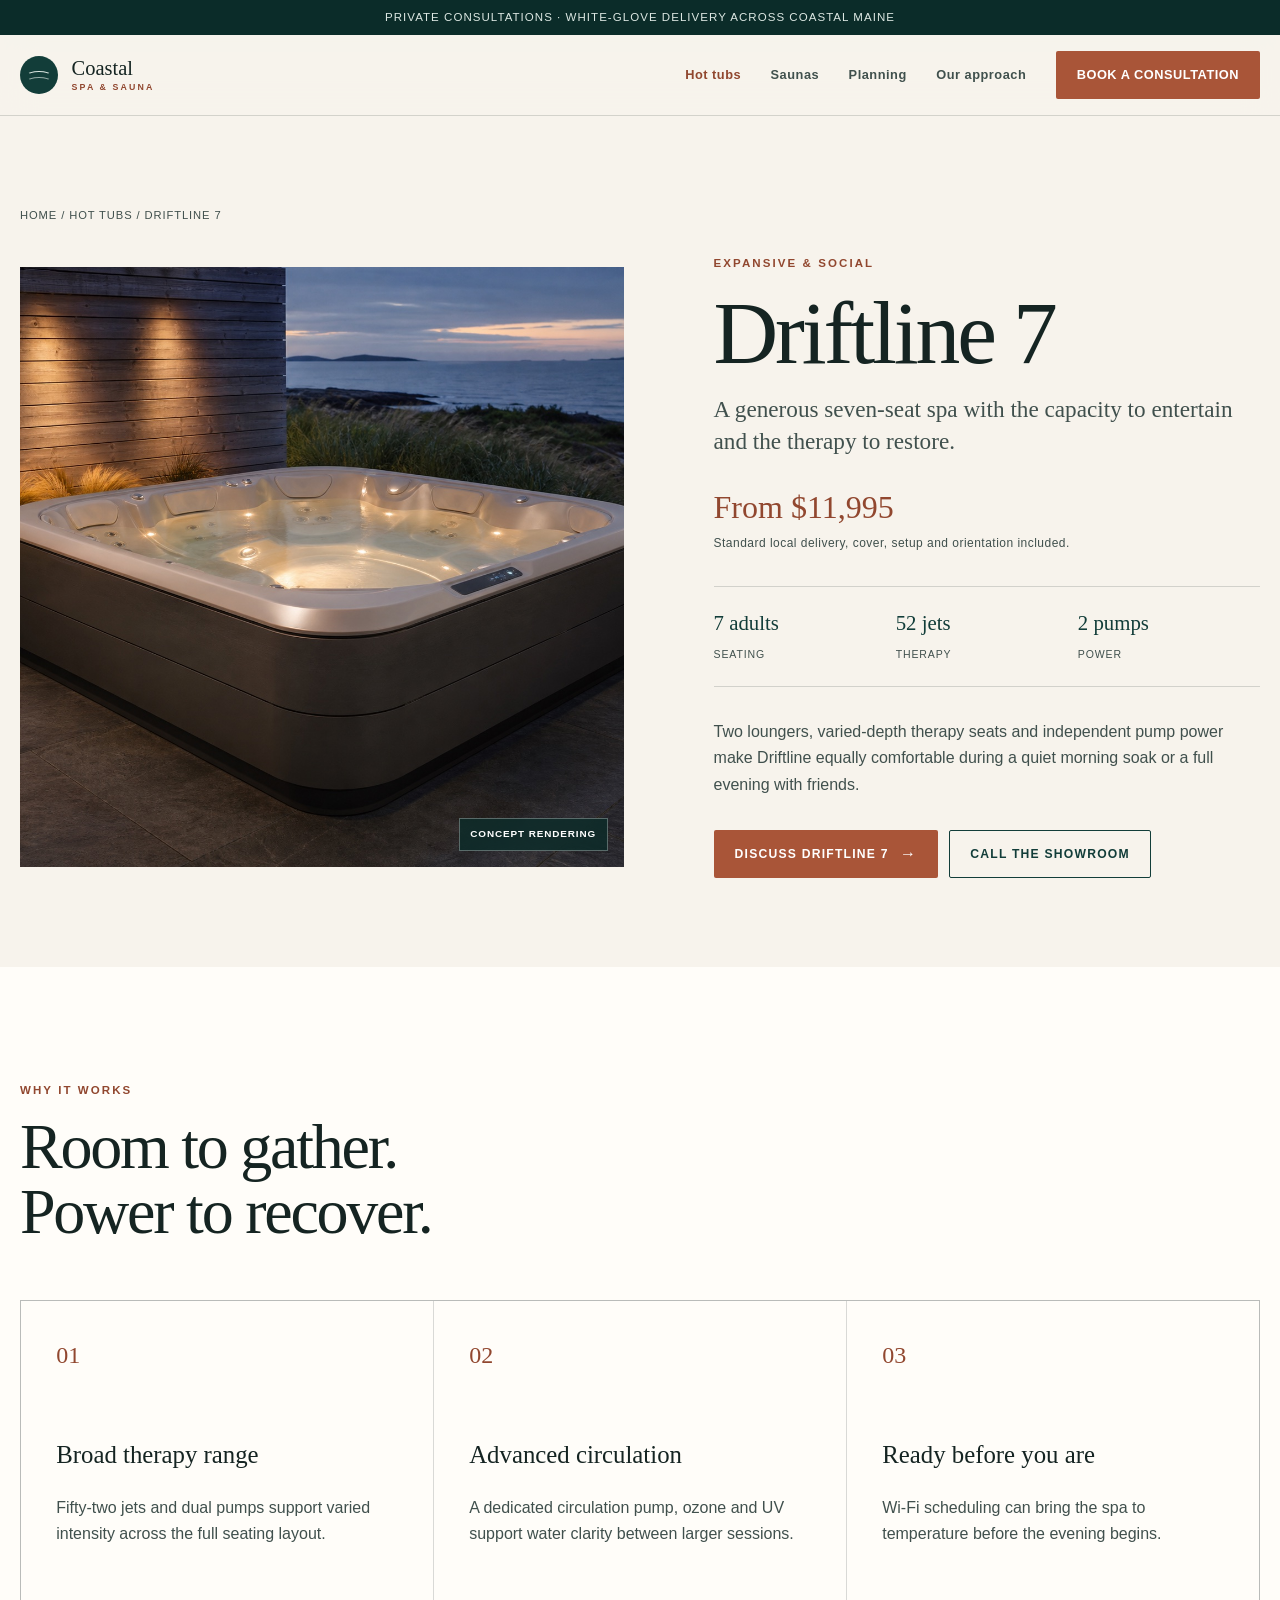
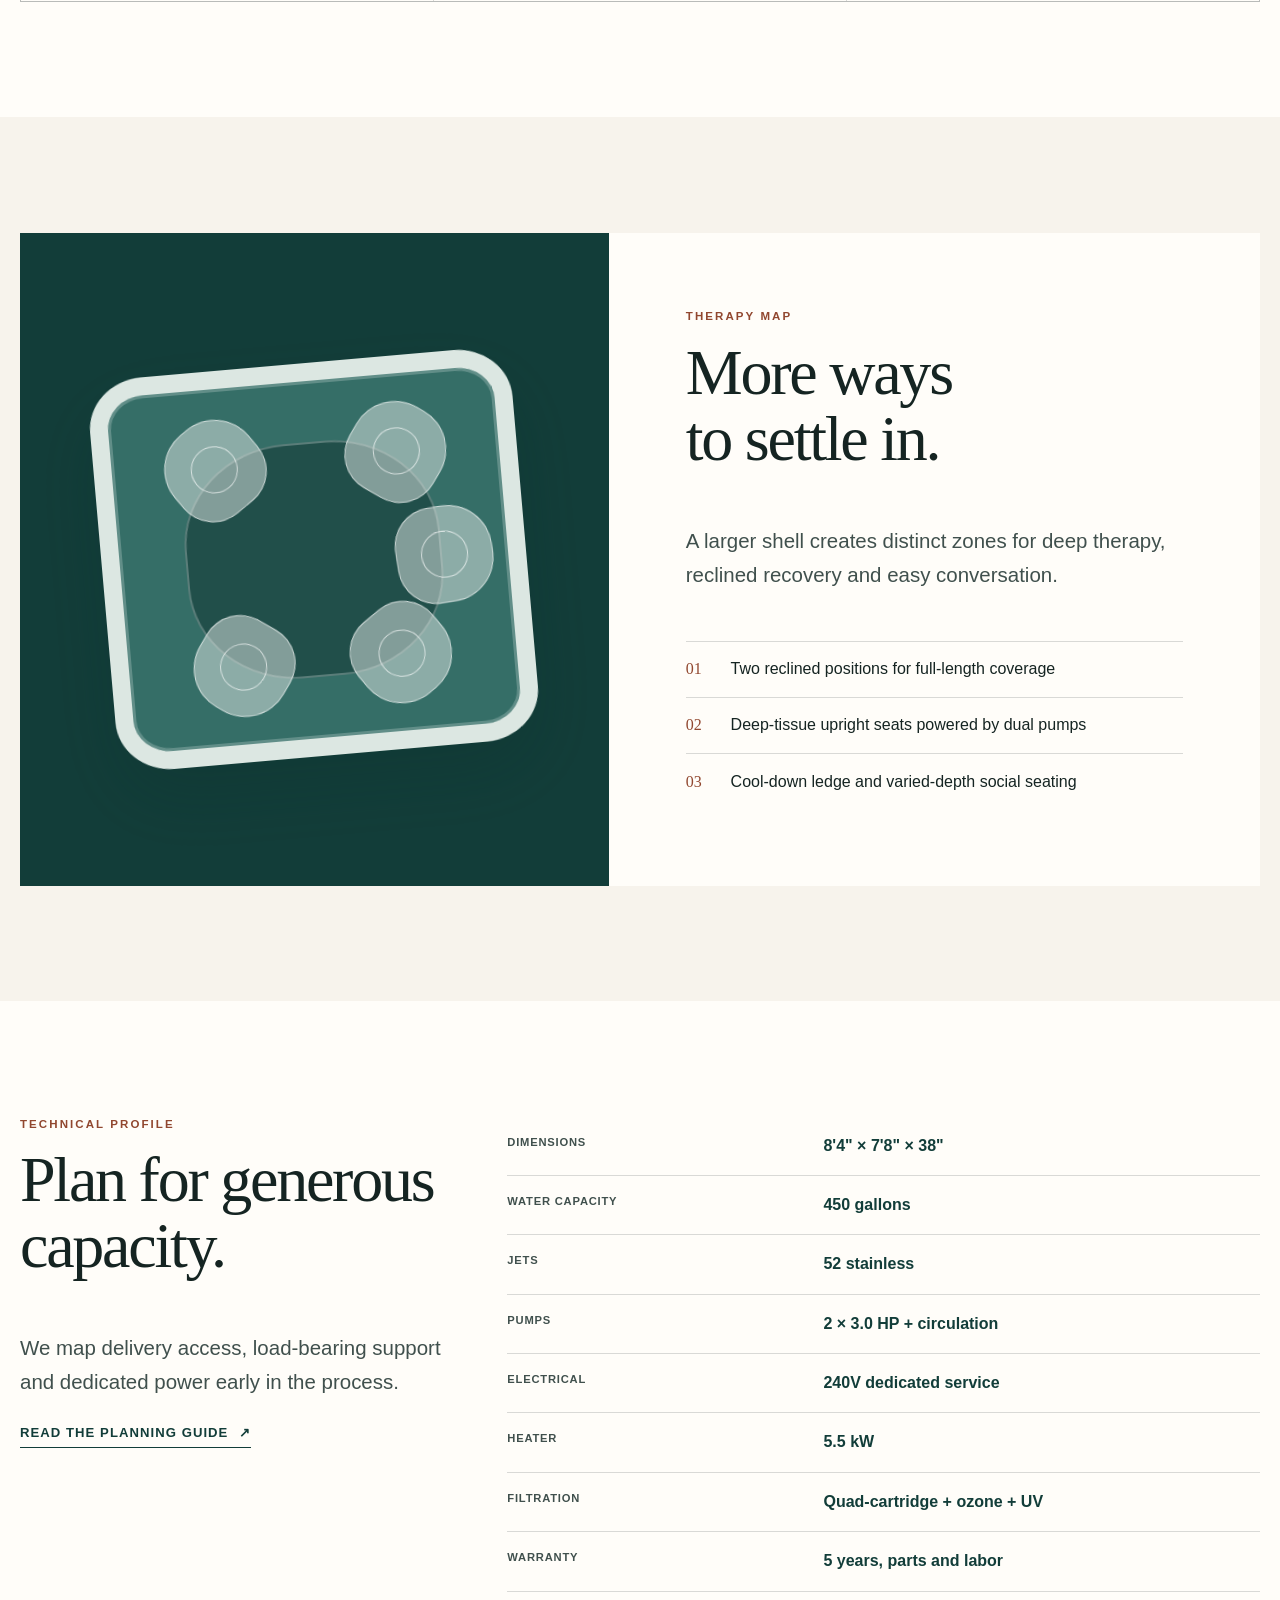
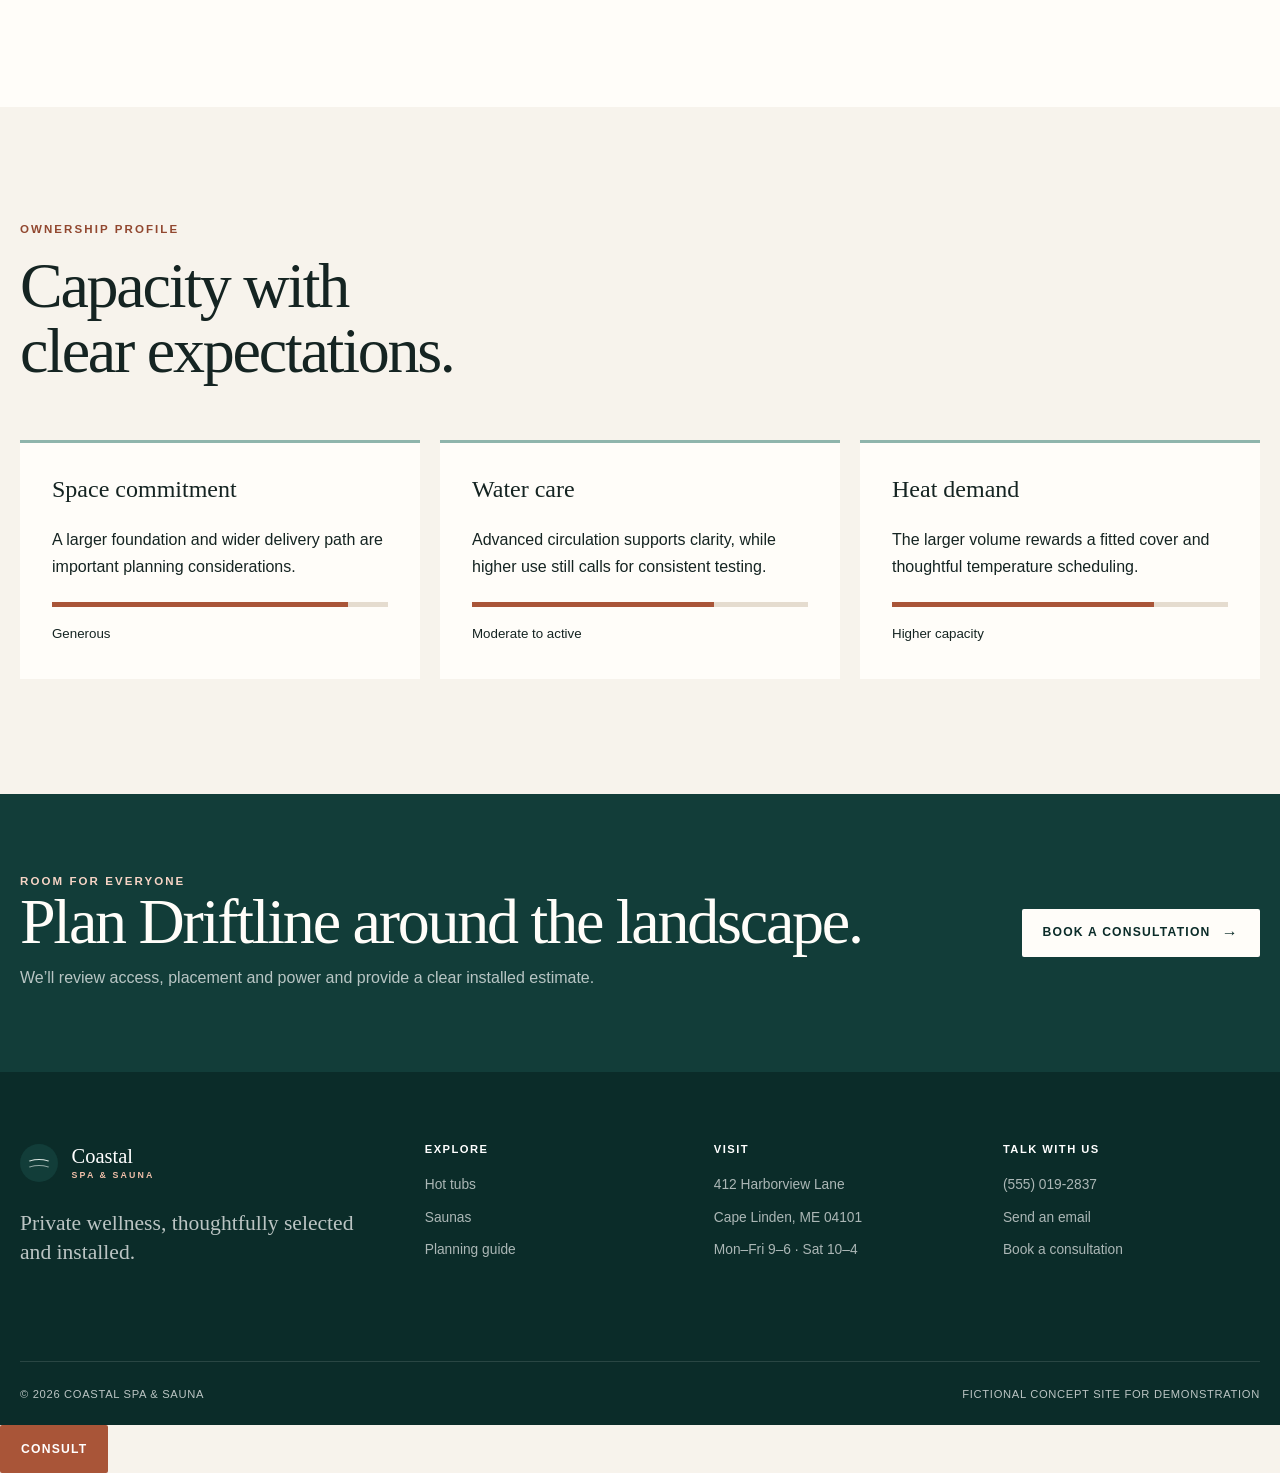
<file: driftline-7.html>
<!doctype html><html lang="en"><head><meta charset="utf-8"><meta name="viewport" content="width=device-width,initial-scale=1"><title>Driftline 7 Large Hot Tub | Coastal Spa &amp; Sauna</title><meta name="description" content="Explore the Driftline 7, a spacious seven-seat hot tub with 52 jets, dual pumps and advanced water care."><meta name="theme-color" content="#0b2c29"><meta property="og:image" content="https://coastal-spa-sauna.thomas-12e.workers.dev/og-coastal.png"><meta name="twitter:card" content="summary_large_image"><link rel="canonical" href="https://coastal-spa-sauna.thomas-12e.workers.dev/driftline-7.html"><link rel="icon" href="favicon.svg" type="image/svg+xml"><link rel="stylesheet" href="styles.css"><script src="script.js" defer></script><script type="application/ld+json">{"@context":"https://schema.org","@type":"Product","name":"Driftline 7","description":"Seven-seat hot tub with 52 jets, dual pumps and advanced water care.","brand":{"@type":"Brand","name":"Coastal Spa & Sauna"},"offers":{"@type":"Offer","price":"11995","priceCurrency":"USD","availability":"https://schema.org/InStock"}}</script></head><body>
<a class="skip-link" href="#main">Skip to main content</a><div class="announcement">Private consultations &middot; White-glove delivery across coastal Maine</div><header class="site-header"><div class="container header-inner"><a class="brand" href="index.html" aria-label="Coastal Spa and Sauna home"><span class="brand-mark" aria-hidden="true"></span><span class="brand-copy"><span class="brand-name">Coastal</span><span class="brand-sub">Spa &amp; Sauna</span></span></a><button class="nav-toggle" type="button" aria-label="Open menu" aria-expanded="false" aria-controls="site-nav"><span></span><span></span><span></span></button><nav class="nav" id="site-nav"><a aria-current="page" href="hot-tubs.html">Hot tubs</a><a href="saunas.html">Saunas</a><a href="planning.html">Planning</a><a href="about.html">Our approach</a><a class="btn btn-primary" href="pricing.html?model=driftline-7">Book a consultation</a></nav></div></header>
<main id="main"><section class="pd-hero"><div class="container"><nav class="breadcrumb" aria-label="Breadcrumb"><a href="index.html">Home</a> / <a href="hot-tubs.html">Hot tubs</a> / Driftline 7</nav><div class="pd-grid"><div class="pd-stage product-photo-stage"><img class="product-image" src="images/driftline-7-modern-v2.jpg" alt="Concept rendering of the Driftline 7 large hot tub overlooking the coast" decoding="async" fetchpriority="high"><span class="concept-badge">Concept rendering</span></div><div class="pd-info pd-sticky"><p class="eyebrow">Expansive &amp; social</p><h1>Driftline 7</h1><p class="pd-tagline">A generous seven-seat spa with the capacity to entertain and the therapy to restore.</p><p class="pd-price">From $11,995<small>Standard local delivery, cover, setup and orientation included.</small></p><div class="fit-list"><div class="fit-item"><strong>7 adults</strong><span>Seating</span></div><div class="fit-item"><strong>52 jets</strong><span>Therapy</span></div><div class="fit-item"><strong>2 pumps</strong><span>Power</span></div></div><p class="muted">Two loungers, varied-depth therapy seats and independent pump power make Driftline equally comfortable during a quiet morning soak or a full evening with friends.</p><div class="pd-actions"><a class="btn btn-primary btn-arrow" href="pricing.html?model=driftline-7">Discuss Driftline 7</a><a class="btn btn-outline" href="tel:+15550192837">Call the showroom</a></div></div></div></div></section>
<section class="section section-paper"><div class="container"><div class="section-head"><div><p class="eyebrow">Why it works</p><h2>Room to gather. Power to recover.</h2></div></div><div class="benefit-grid"><article class="benefit"><span class="benefit-no">01</span><h3>Broad therapy range</h3><p>Fifty-two jets and dual pumps support varied intensity across the full seating layout.</p></article><article class="benefit"><span class="benefit-no">02</span><h3>Advanced circulation</h3><p>A dedicated circulation pump, ozone and UV support water clarity between larger sessions.</p></article><article class="benefit"><span class="benefit-no">03</span><h3>Ready before you are</h3><p>Wi-Fi scheduling can bring the spa to temperature before the evening begins.</p></article></div></div></section>
<section class="section"><div class="container therapy-map"><div class="therapy-visual"><div class="spa-diagram" style="width:72%;border-radius:13%" aria-hidden="true"><i class="seat seat-1"></i><i class="seat seat-2"></i><i class="seat seat-3"></i><i class="seat seat-4"></i><i class="seat seat-5"></i></div></div><div class="therapy-copy"><p class="eyebrow">Therapy map</p><h2>More ways to settle in.</h2><p class="lede">A larger shell creates distinct zones for deep therapy, reclined recovery and easy conversation.</p><ol class="zone-list"><li><span>01</span><span>Two reclined positions for full-length coverage</span></li><li><span>02</span><span>Deep-tissue upright seats powered by dual pumps</span></li><li><span>03</span><span>Cool-down ledge and varied-depth social seating</span></li></ol></div></div></section>
<section class="section section-paper"><div class="container spec-layout"><div><p class="eyebrow">Technical profile</p><h2>Plan for generous capacity.</h2><p class="lede">We map delivery access, load-bearing support and dedicated power early in the process.</p><a class="text-link" href="planning.html">Read the planning guide</a></div><table class="spec-table"><tbody><tr><th>Dimensions</th><td>8'4" × 7'8" × 38"</td></tr><tr><th>Water capacity</th><td>450 gallons</td></tr><tr><th>Jets</th><td>52 stainless</td></tr><tr><th>Pumps</th><td>2 × 3.0 HP + circulation</td></tr><tr><th>Electrical</th><td>240V dedicated service</td></tr><tr><th>Heater</th><td>5.5 kW</td></tr><tr><th>Filtration</th><td>Quad-cartridge + ozone + UV</td></tr><tr><th>Warranty</th><td>5 years, parts and labor</td></tr></tbody></table></div></section>
<section class="section"><div class="container"><div class="section-head"><div><p class="eyebrow">Ownership profile</p><h2>Capacity with clear expectations.</h2></div></div><div class="ownership-grid"><article class="ownership-card"><h3>Space commitment</h3><p>A larger foundation and wider delivery path are important planning considerations.</p><div class="bar-meter"><span style="width:88%"></span></div><small>Generous</small></article><article class="ownership-card"><h3>Water care</h3><p>Advanced circulation supports clarity, while higher use still calls for consistent testing.</p><div class="bar-meter"><span style="width:72%"></span></div><small>Moderate to active</small></article><article class="ownership-card"><h3>Heat demand</h3><p>The larger volume rewards a fitted cover and thoughtful temperature scheduling.</p><div class="bar-meter"><span style="width:78%"></span></div><small>Higher capacity</small></article></div></div></section>
<section class="consult-band"><div class="container consult-inner"><div><p class="eyebrow">Room for everyone</p><h2>Plan Driftline around the landscape.</h2><p>We’ll review access, placement and power and provide a clear installed estimate.</p></div><a class="btn btn-light btn-arrow" href="pricing.html?model=driftline-7">Book a consultation</a></div></section></main>
<footer class="site-footer"><div class="container footer-main"><div class="footer-brand"><a class="brand" href="index.html"><span class="brand-mark" aria-hidden="true"></span><span class="brand-copy"><span class="brand-name" style="color:#fff">Coastal</span><span class="brand-sub">Spa &amp; Sauna</span></span></a><p>Private wellness, thoughtfully selected and installed.</p></div><div class="footer-col"><h2>Explore</h2><a href="hot-tubs.html">Hot tubs</a><a href="saunas.html">Saunas</a><a href="planning.html">Planning guide</a></div><div class="footer-col"><h2>Visit</h2><span>412 Harborview Lane</span><span>Cape Linden, ME 04101</span><span>Mon–Fri 9–6 &middot; Sat 10–4</span></div><div class="footer-col"><h2>Talk with us</h2><a href="tel:+15550192837">(555) 019-2837</a><a href="mailto:hello@coastalspaandsauna.example">Send an email</a><a href="pricing.html">Book a consultation</a></div></div><div class="container footer-bottom"><span>&copy; <span data-year>2026</span> Coastal Spa &amp; Sauna</span><span>Fictional concept site for demonstration</span></div></footer><a class="btn btn-primary mobile-consult" href="pricing.html?model=driftline-7">Consult</a></body></html>
</file>
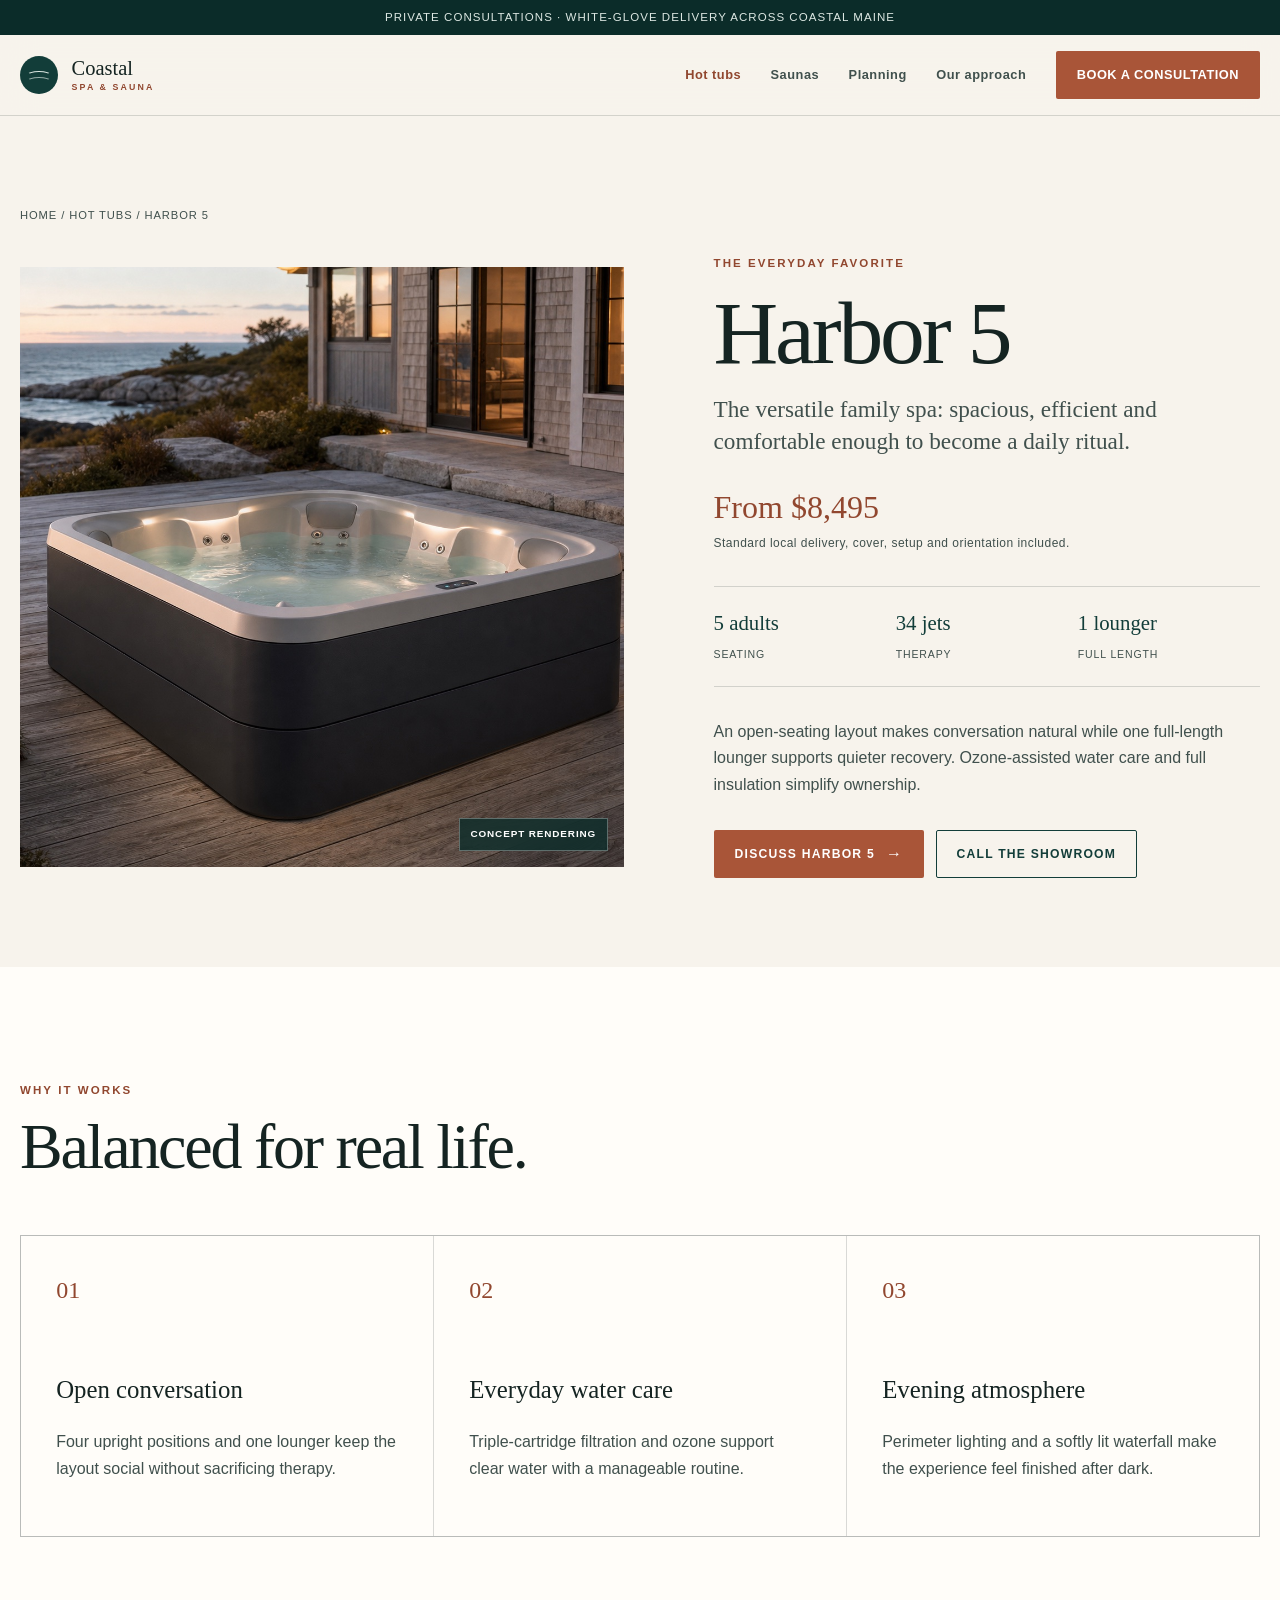
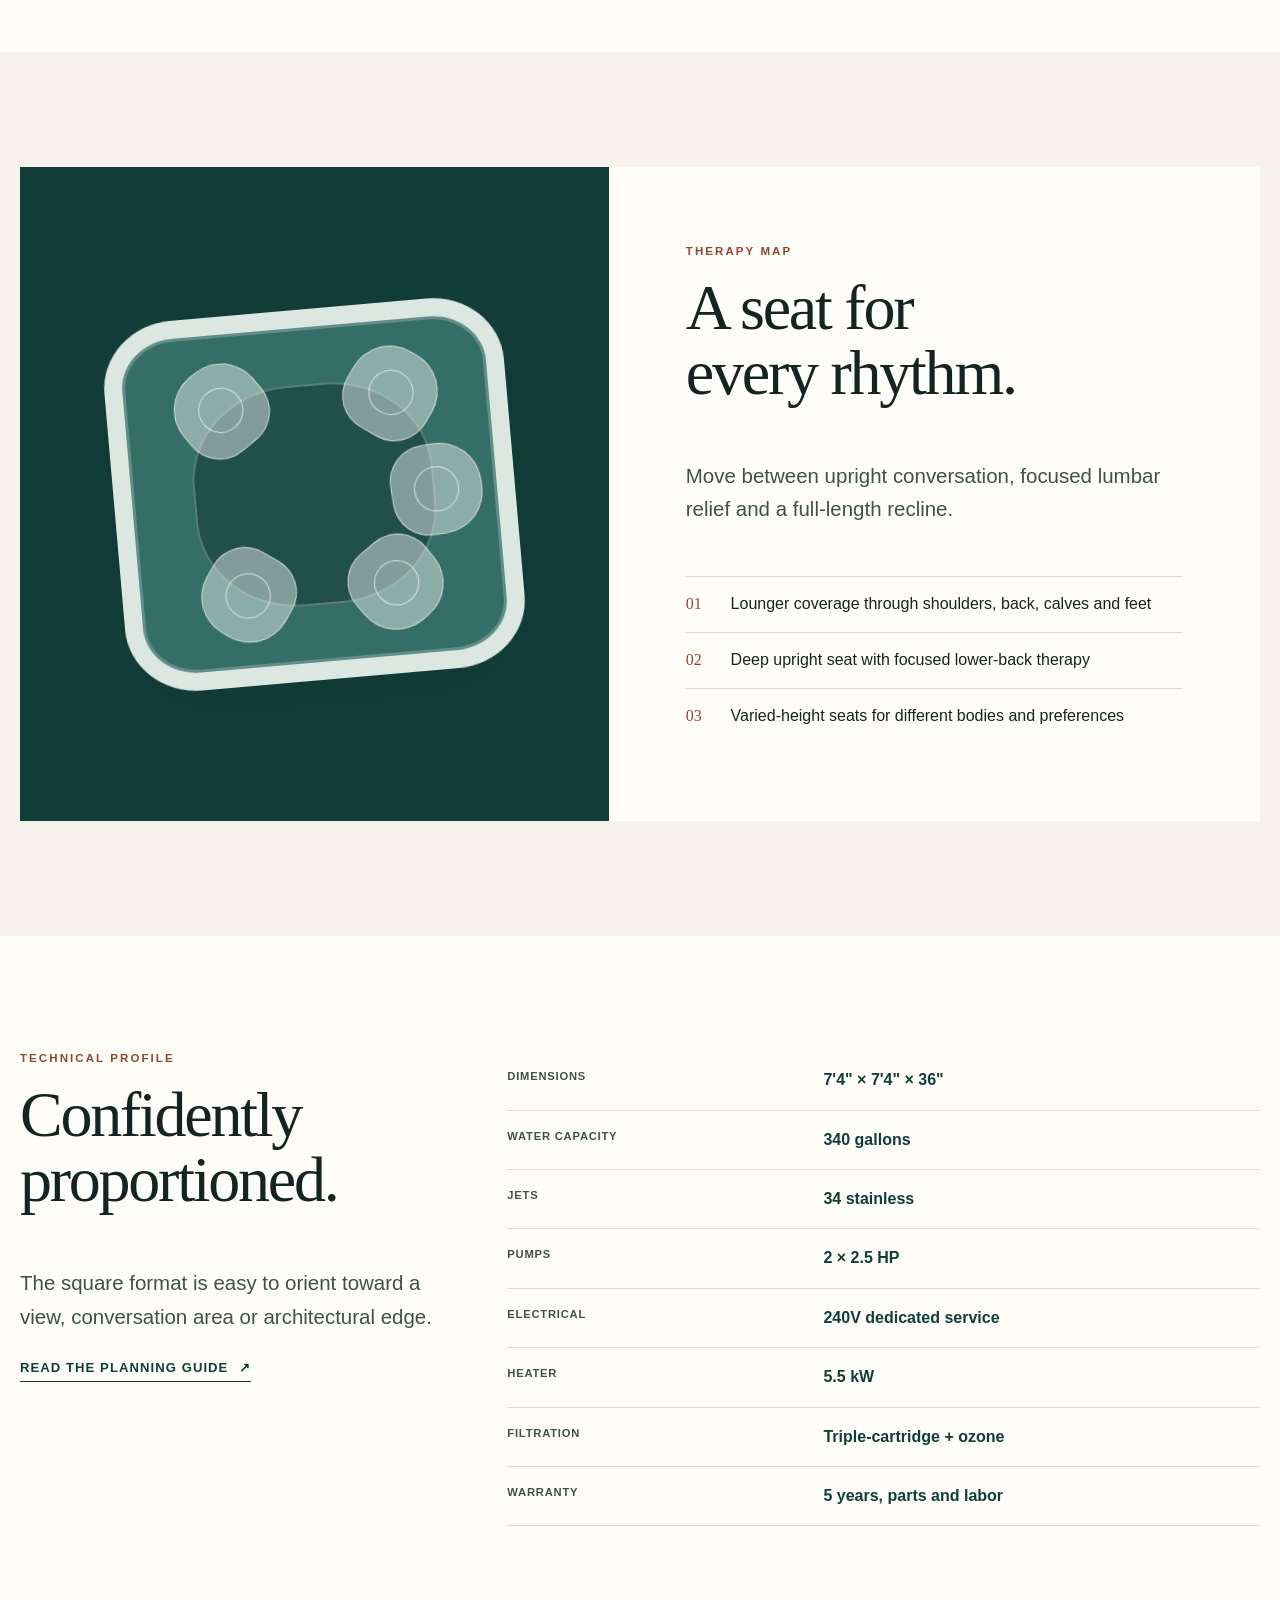
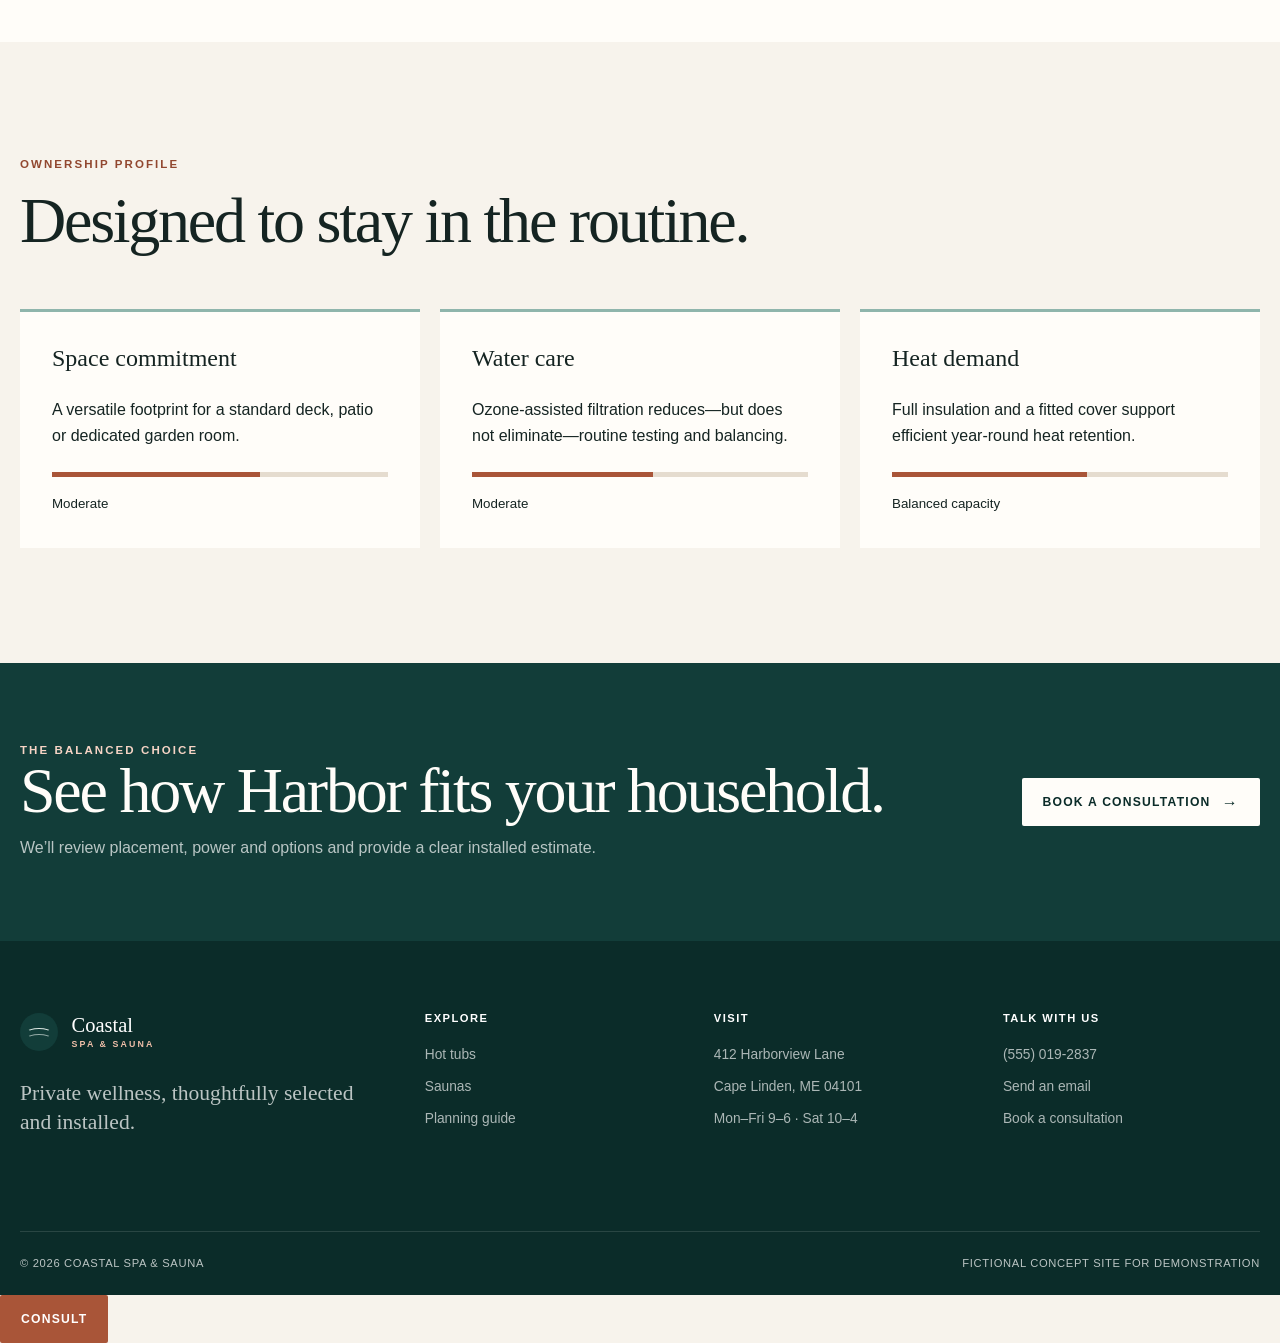
<file: harbor-5.html>
<!doctype html><html lang="en"><head><meta charset="utf-8"><meta name="viewport" content="width=device-width,initial-scale=1"><title>Harbor 5 Family Hot Tub | Coastal Spa &amp; Sauna</title><meta name="description" content="Explore the Harbor 5, a versatile five-seat hot tub with 34 jets, a full-length lounger and thoughtful everyday efficiency."><meta name="theme-color" content="#0b2c29"><meta property="og:image" content="https://coastal-spa-sauna.thomas-12e.workers.dev/og-coastal.png"><meta name="twitter:card" content="summary_large_image"><link rel="canonical" href="https://coastal-spa-sauna.thomas-12e.workers.dev/harbor-5.html"><link rel="icon" href="favicon.svg" type="image/svg+xml"><link rel="stylesheet" href="styles.css"><script src="script.js" defer></script><script type="application/ld+json">{"@context":"https://schema.org","@type":"Product","name":"Harbor 5","description":"Five-seat family hot tub with 34 jets and full-length lounger.","brand":{"@type":"Brand","name":"Coastal Spa & Sauna"},"offers":{"@type":"Offer","price":"8495","priceCurrency":"USD","availability":"https://schema.org/InStock"}}</script></head><body>
<a class="skip-link" href="#main">Skip to main content</a><div class="announcement">Private consultations &middot; White-glove delivery across coastal Maine</div><header class="site-header"><div class="container header-inner"><a class="brand" href="index.html" aria-label="Coastal Spa and Sauna home"><span class="brand-mark" aria-hidden="true"></span><span class="brand-copy"><span class="brand-name">Coastal</span><span class="brand-sub">Spa &amp; Sauna</span></span></a><button class="nav-toggle" type="button" aria-label="Open menu" aria-expanded="false" aria-controls="site-nav"><span></span><span></span><span></span></button><nav class="nav" id="site-nav"><a aria-current="page" href="hot-tubs.html">Hot tubs</a><a href="saunas.html">Saunas</a><a href="planning.html">Planning</a><a href="about.html">Our approach</a><a class="btn btn-primary" href="pricing.html?model=harbor-5">Book a consultation</a></nav></div></header>
<main id="main"><section class="pd-hero"><div class="container"><nav class="breadcrumb" aria-label="Breadcrumb"><a href="index.html">Home</a> / <a href="hot-tubs.html">Hot tubs</a> / Harbor 5</nav><div class="pd-grid"><div class="pd-stage product-photo-stage"><img class="product-image" src="images/harbor-5-modern-v2.jpg" alt="Concept rendering of the Harbor 5 square hot tub at a coastal Maine residence" decoding="async" fetchpriority="high"><span class="concept-badge">Concept rendering</span></div><div class="pd-info pd-sticky"><p class="eyebrow">The everyday favorite</p><h1>Harbor 5</h1><p class="pd-tagline">The versatile family spa: spacious, efficient and comfortable enough to become a daily ritual.</p><p class="pd-price">From $8,495<small>Standard local delivery, cover, setup and orientation included.</small></p><div class="fit-list"><div class="fit-item"><strong>5 adults</strong><span>Seating</span></div><div class="fit-item"><strong>34 jets</strong><span>Therapy</span></div><div class="fit-item"><strong>1 lounger</strong><span>Full length</span></div></div><p class="muted">An open-seating layout makes conversation natural while one full-length lounger supports quieter recovery. Ozone-assisted water care and full insulation simplify ownership.</p><div class="pd-actions"><a class="btn btn-primary btn-arrow" href="pricing.html?model=harbor-5">Discuss Harbor 5</a><a class="btn btn-outline" href="tel:+15550192837">Call the showroom</a></div></div></div></div></section>
<section class="section section-paper"><div class="container"><div class="section-head"><div><p class="eyebrow">Why it works</p><h2>Balanced for real life.</h2></div></div><div class="benefit-grid"><article class="benefit"><span class="benefit-no">01</span><h3>Open conversation</h3><p>Four upright positions and one lounger keep the layout social without sacrificing therapy.</p></article><article class="benefit"><span class="benefit-no">02</span><h3>Everyday water care</h3><p>Triple-cartridge filtration and ozone support clear water with a manageable routine.</p></article><article class="benefit"><span class="benefit-no">03</span><h3>Evening atmosphere</h3><p>Perimeter lighting and a softly lit waterfall make the experience feel finished after dark.</p></article></div></div></section>
<section class="section"><div class="container therapy-map"><div class="therapy-visual"><div class="spa-diagram" aria-hidden="true"><i class="seat seat-1"></i><i class="seat seat-2"></i><i class="seat seat-3"></i><i class="seat seat-4"></i><i class="seat seat-5"></i></div></div><div class="therapy-copy"><p class="eyebrow">Therapy map</p><h2>A seat for every rhythm.</h2><p class="lede">Move between upright conversation, focused lumbar relief and a full-length recline.</p><ol class="zone-list"><li><span>01</span><span>Lounger coverage through shoulders, back, calves and feet</span></li><li><span>02</span><span>Deep upright seat with focused lower-back therapy</span></li><li><span>03</span><span>Varied-height seats for different bodies and preferences</span></li></ol></div></div></section>
<section class="section section-paper"><div class="container spec-layout"><div><p class="eyebrow">Technical profile</p><h2>Confidently proportioned.</h2><p class="lede">The square format is easy to orient toward a view, conversation area or architectural edge.</p><a class="text-link" href="planning.html">Read the planning guide</a></div><table class="spec-table"><tbody><tr><th>Dimensions</th><td>7'4" × 7'4" × 36"</td></tr><tr><th>Water capacity</th><td>340 gallons</td></tr><tr><th>Jets</th><td>34 stainless</td></tr><tr><th>Pumps</th><td>2 × 2.5 HP</td></tr><tr><th>Electrical</th><td>240V dedicated service</td></tr><tr><th>Heater</th><td>5.5 kW</td></tr><tr><th>Filtration</th><td>Triple-cartridge + ozone</td></tr><tr><th>Warranty</th><td>5 years, parts and labor</td></tr></tbody></table></div></section>
<section class="section"><div class="container"><div class="section-head"><div><p class="eyebrow">Ownership profile</p><h2>Designed to stay in the routine.</h2></div></div><div class="ownership-grid"><article class="ownership-card"><h3>Space commitment</h3><p>A versatile footprint for a standard deck, patio or dedicated garden room.</p><div class="bar-meter"><span style="width:62%"></span></div><small>Moderate</small></article><article class="ownership-card"><h3>Water care</h3><p>Ozone-assisted filtration reduces—but does not eliminate—routine testing and balancing.</p><div class="bar-meter"><span style="width:54%"></span></div><small>Moderate</small></article><article class="ownership-card"><h3>Heat demand</h3><p>Full insulation and a fitted cover support efficient year-round heat retention.</p><div class="bar-meter"><span style="width:58%"></span></div><small>Balanced capacity</small></article></div></div></section>
<section class="consult-band"><div class="container consult-inner"><div><p class="eyebrow">The balanced choice</p><h2>See how Harbor fits your household.</h2><p>We’ll review placement, power and options and provide a clear installed estimate.</p></div><a class="btn btn-light btn-arrow" href="pricing.html?model=harbor-5">Book a consultation</a></div></section></main>
<footer class="site-footer"><div class="container footer-main"><div class="footer-brand"><a class="brand" href="index.html"><span class="brand-mark" aria-hidden="true"></span><span class="brand-copy"><span class="brand-name" style="color:#fff">Coastal</span><span class="brand-sub">Spa &amp; Sauna</span></span></a><p>Private wellness, thoughtfully selected and installed.</p></div><div class="footer-col"><h2>Explore</h2><a href="hot-tubs.html">Hot tubs</a><a href="saunas.html">Saunas</a><a href="planning.html">Planning guide</a></div><div class="footer-col"><h2>Visit</h2><span>412 Harborview Lane</span><span>Cape Linden, ME 04101</span><span>Mon–Fri 9–6 &middot; Sat 10–4</span></div><div class="footer-col"><h2>Talk with us</h2><a href="tel:+15550192837">(555) 019-2837</a><a href="mailto:hello@coastalspaandsauna.example">Send an email</a><a href="pricing.html">Book a consultation</a></div></div><div class="container footer-bottom"><span>&copy; <span data-year>2026</span> Coastal Spa &amp; Sauna</span><span>Fictional concept site for demonstration</span></div></footer><a class="btn btn-primary mobile-consult" href="pricing.html?model=harbor-5">Consult</a></body></html>
</file>
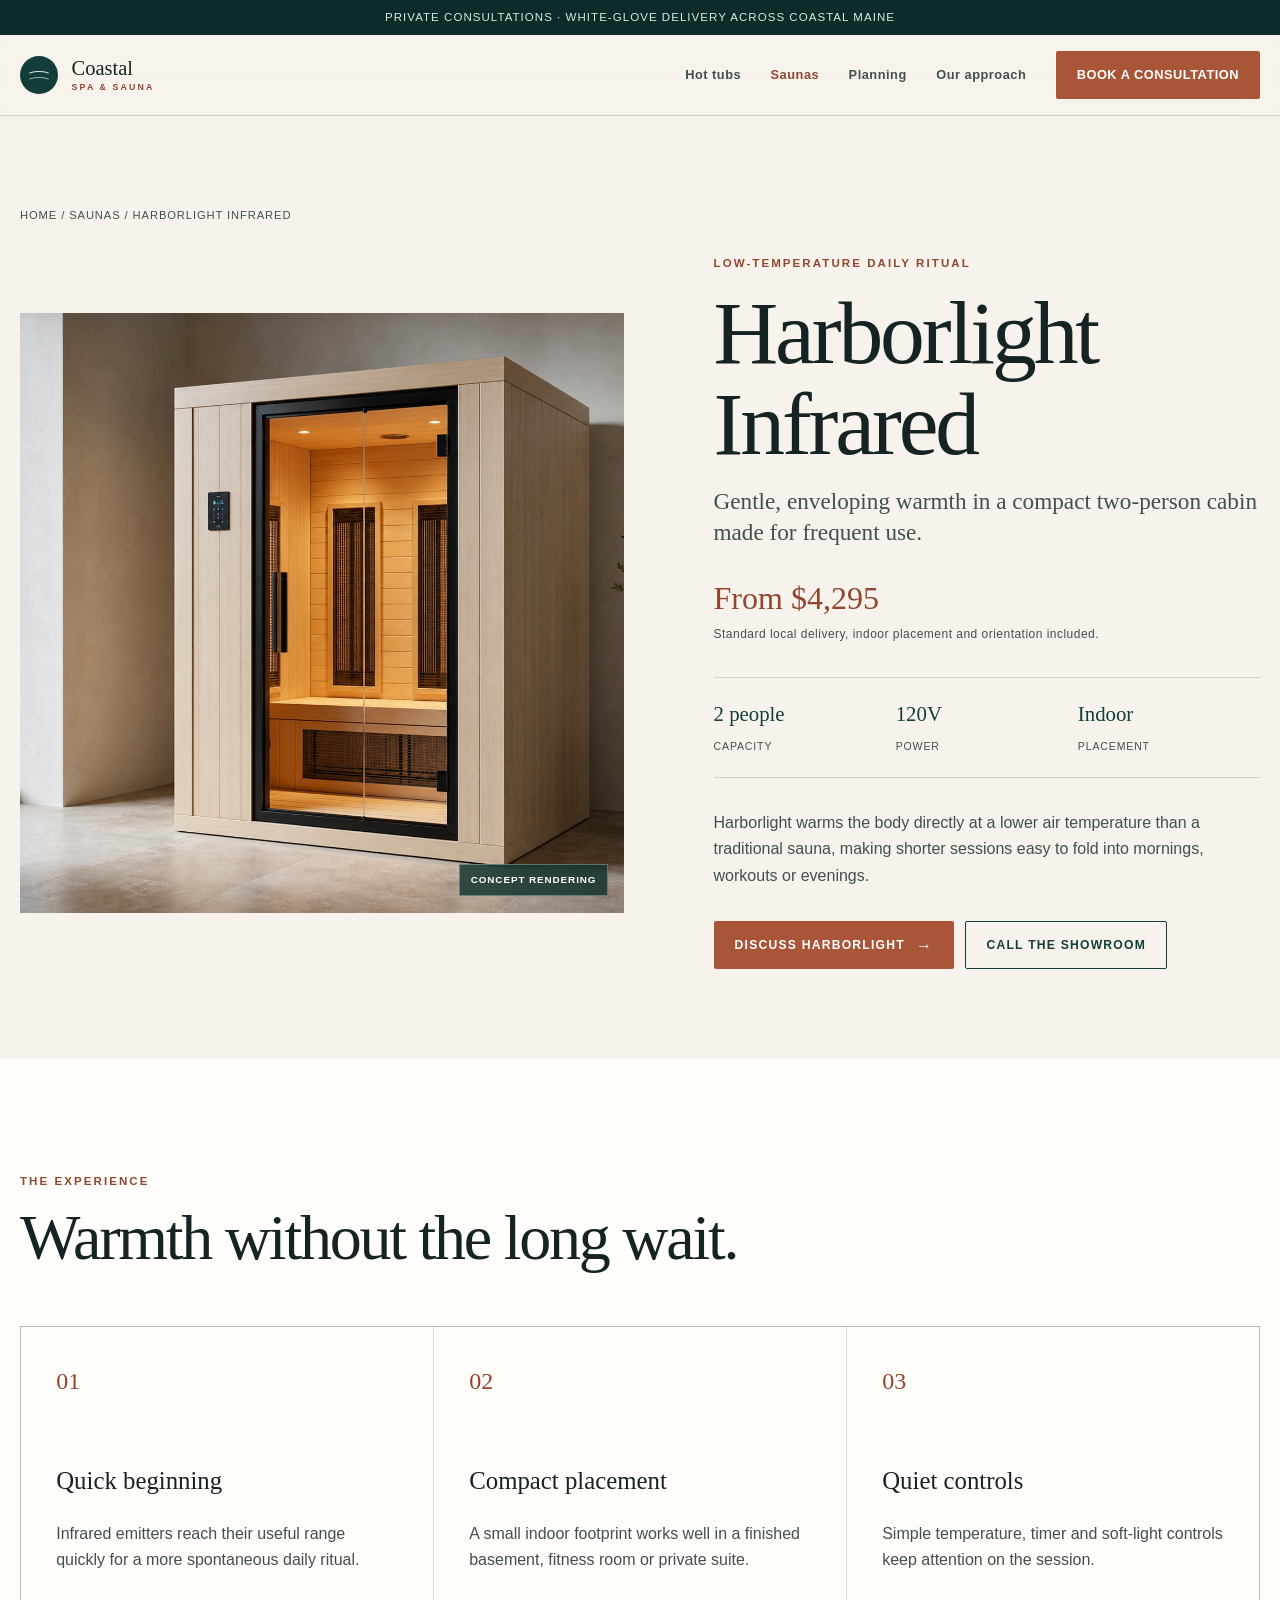
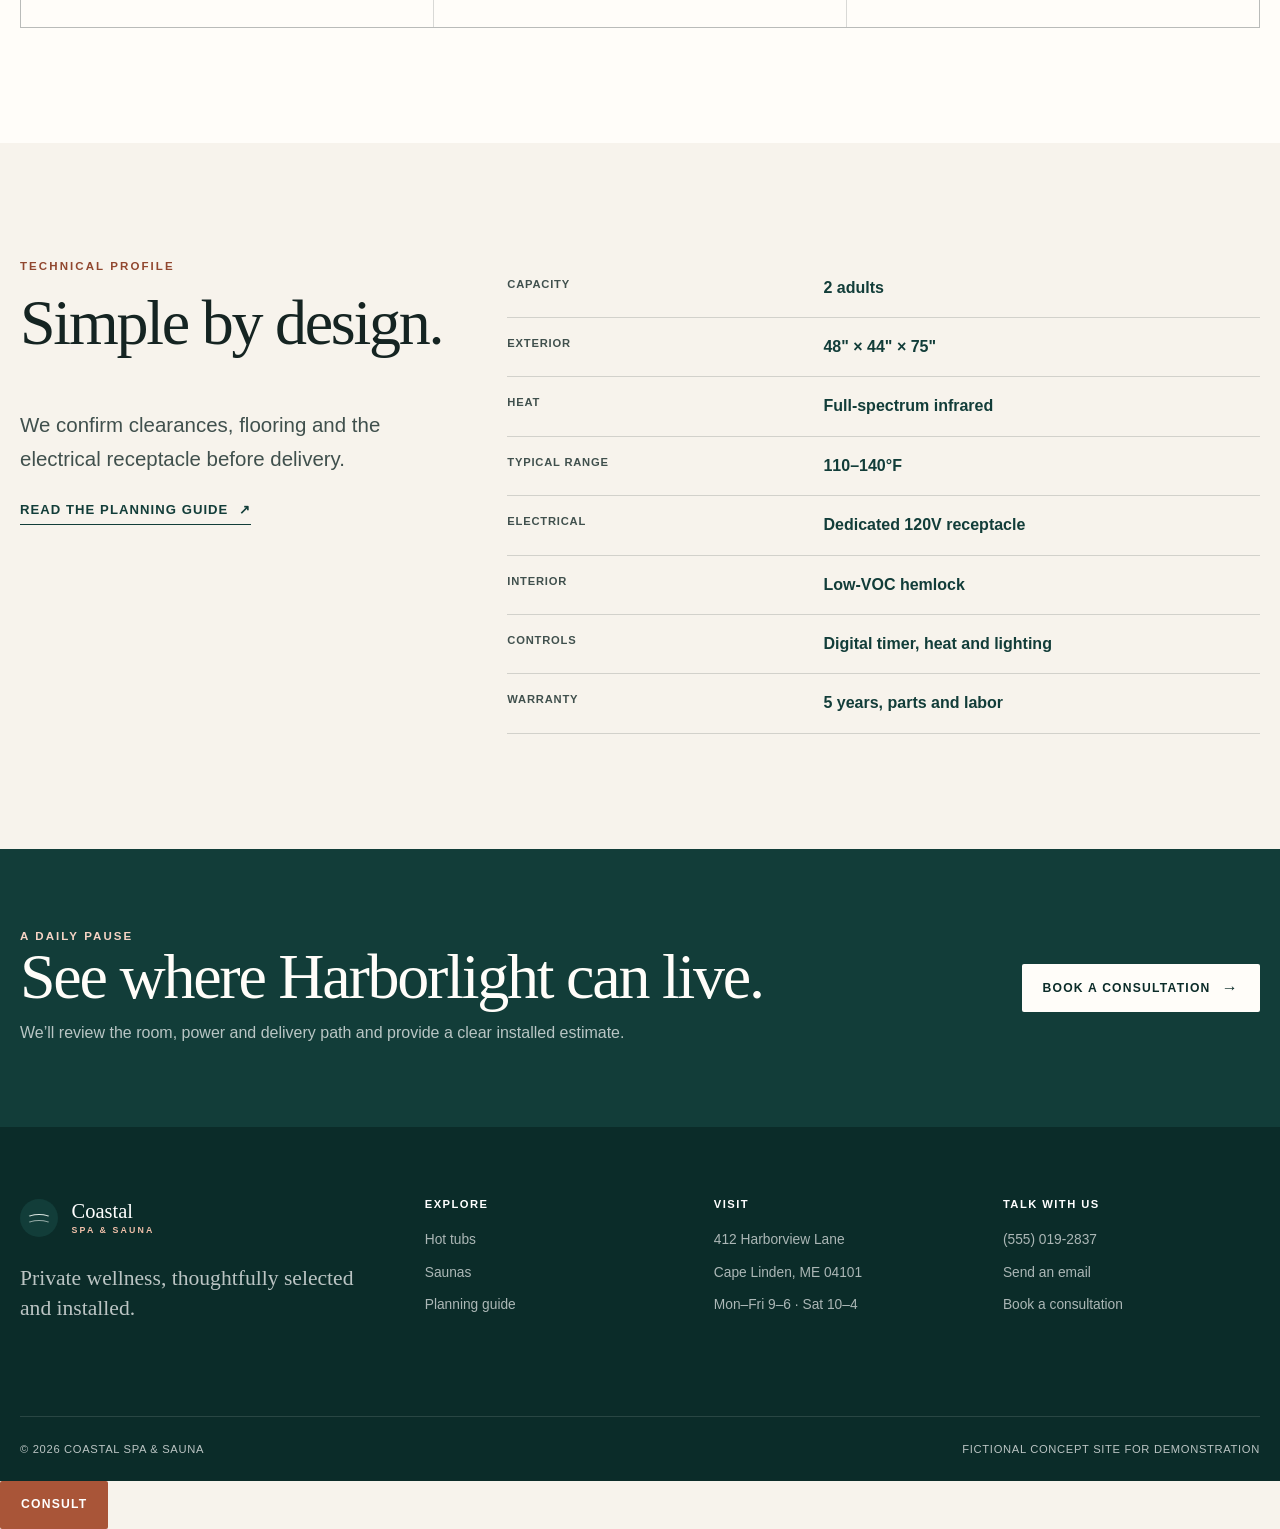
<file: harborlight-infrared.html>
<!doctype html><html lang="en"><head><meta charset="utf-8"><meta name="viewport" content="width=device-width,initial-scale=1"><title>Harborlight Infrared Sauna | Coastal Spa &amp; Sauna</title><meta name="description" content="Explore the two-person Harborlight Infrared sauna, designed for quick, gentle warmth and simple indoor installation."><meta name="theme-color" content="#0b2c29"><meta property="og:image" content="https://coastal-spa-sauna.thomas-12e.workers.dev/og-coastal.png"><meta name="twitter:card" content="summary_large_image"><link rel="canonical" href="https://coastal-spa-sauna.thomas-12e.workers.dev/harborlight-infrared.html"><link rel="icon" href="favicon.svg" type="image/svg+xml"><link rel="stylesheet" href="styles.css"><script src="script.js" defer></script></head><body>
<a class="skip-link" href="#main">Skip to main content</a><div class="announcement">Private consultations &middot; White-glove delivery across coastal Maine</div><header class="site-header"><div class="container header-inner"><a class="brand" href="index.html" aria-label="Coastal Spa and Sauna home"><span class="brand-mark" aria-hidden="true"></span><span class="brand-copy"><span class="brand-name">Coastal</span><span class="brand-sub">Spa &amp; Sauna</span></span></a><button class="nav-toggle" type="button" aria-label="Open menu" aria-expanded="false" aria-controls="site-nav"><span></span><span></span><span></span></button><nav class="nav" id="site-nav"><a href="hot-tubs.html">Hot tubs</a><a aria-current="page" href="saunas.html">Saunas</a><a href="planning.html">Planning</a><a href="about.html">Our approach</a><a class="btn btn-primary" href="pricing.html?model=harborlight-infrared">Book a consultation</a></nav></div></header>
<main id="main"><section class="pd-hero"><div class="container"><nav class="breadcrumb" aria-label="Breadcrumb"><a href="index.html">Home</a> / <a href="saunas.html">Saunas</a> / Harborlight Infrared</nav><div class="pd-grid"><div class="pd-stage sauna-photo-stage"><img class="sauna-product-image" src="images/harborlight-infrared.jpg" alt="Concept rendering of the Harborlight two-person infrared sauna in a contemporary wellness room" decoding="async" fetchpriority="high"><span class="concept-badge">Concept rendering</span></div><div class="pd-info pd-sticky"><p class="eyebrow">Low-temperature daily ritual</p><h1>Harborlight Infrared</h1><p class="pd-tagline">Gentle, enveloping warmth in a compact two-person cabin made for frequent use.</p><p class="pd-price">From $4,295<small>Standard local delivery, indoor placement and orientation included.</small></p><div class="fit-list"><div class="fit-item"><strong>2 people</strong><span>Capacity</span></div><div class="fit-item"><strong>120V</strong><span>Power</span></div><div class="fit-item"><strong>Indoor</strong><span>Placement</span></div></div><p class="muted">Harborlight warms the body directly at a lower air temperature than a traditional sauna, making shorter sessions easy to fold into mornings, workouts or evenings.</p><div class="pd-actions"><a class="btn btn-primary btn-arrow" href="pricing.html?model=harborlight-infrared">Discuss Harborlight</a><a class="btn btn-outline" href="tel:+15550192837">Call the showroom</a></div></div></div></div></section>
<section class="section section-paper"><div class="container"><div class="section-head"><div><p class="eyebrow">The experience</p><h2>Warmth without the long wait.</h2></div></div><div class="benefit-grid"><article class="benefit"><span class="benefit-no">01</span><h3>Quick beginning</h3><p>Infrared emitters reach their useful range quickly for a more spontaneous daily ritual.</p></article><article class="benefit"><span class="benefit-no">02</span><h3>Compact placement</h3><p>A small indoor footprint works well in a finished basement, fitness room or private suite.</p></article><article class="benefit"><span class="benefit-no">03</span><h3>Quiet controls</h3><p>Simple temperature, timer and soft-light controls keep attention on the session.</p></article></div></div></section>
<section class="section"><div class="container spec-layout"><div><p class="eyebrow">Technical profile</p><h2>Simple by design.</h2><p class="lede">We confirm clearances, flooring and the electrical receptacle before delivery.</p><a class="text-link" href="planning.html">Read the planning guide</a></div><table class="spec-table"><tbody><tr><th>Capacity</th><td>2 adults</td></tr><tr><th>Exterior</th><td>48" × 44" × 75"</td></tr><tr><th>Heat</th><td>Full-spectrum infrared</td></tr><tr><th>Typical range</th><td>110–140°F</td></tr><tr><th>Electrical</th><td>Dedicated 120V receptacle</td></tr><tr><th>Interior</th><td>Low-VOC hemlock</td></tr><tr><th>Controls</th><td>Digital timer, heat and lighting</td></tr><tr><th>Warranty</th><td>5 years, parts and labor</td></tr></tbody></table></div></section>
<section class="consult-band"><div class="container consult-inner"><div><p class="eyebrow">A daily pause</p><h2>See where Harborlight can live.</h2><p>We’ll review the room, power and delivery path and provide a clear installed estimate.</p></div><a class="btn btn-light btn-arrow" href="pricing.html?model=harborlight-infrared">Book a consultation</a></div></section></main>
<footer class="site-footer"><div class="container footer-main"><div class="footer-brand"><a class="brand" href="index.html"><span class="brand-mark" aria-hidden="true"></span><span class="brand-copy"><span class="brand-name" style="color:#fff">Coastal</span><span class="brand-sub">Spa &amp; Sauna</span></span></a><p>Private wellness, thoughtfully selected and installed.</p></div><div class="footer-col"><h2>Explore</h2><a href="hot-tubs.html">Hot tubs</a><a href="saunas.html">Saunas</a><a href="planning.html">Planning guide</a></div><div class="footer-col"><h2>Visit</h2><span>412 Harborview Lane</span><span>Cape Linden, ME 04101</span><span>Mon–Fri 9–6 &middot; Sat 10–4</span></div><div class="footer-col"><h2>Talk with us</h2><a href="tel:+15550192837">(555) 019-2837</a><a href="mailto:hello@coastalspaandsauna.example">Send an email</a><a href="pricing.html">Book a consultation</a></div></div><div class="container footer-bottom"><span>&copy; <span data-year>2026</span> Coastal Spa &amp; Sauna</span><span>Fictional concept site for demonstration</span></div></footer><a class="btn btn-primary mobile-consult" href="pricing.html?model=harborlight-infrared">Consult</a></body></html>
</file>
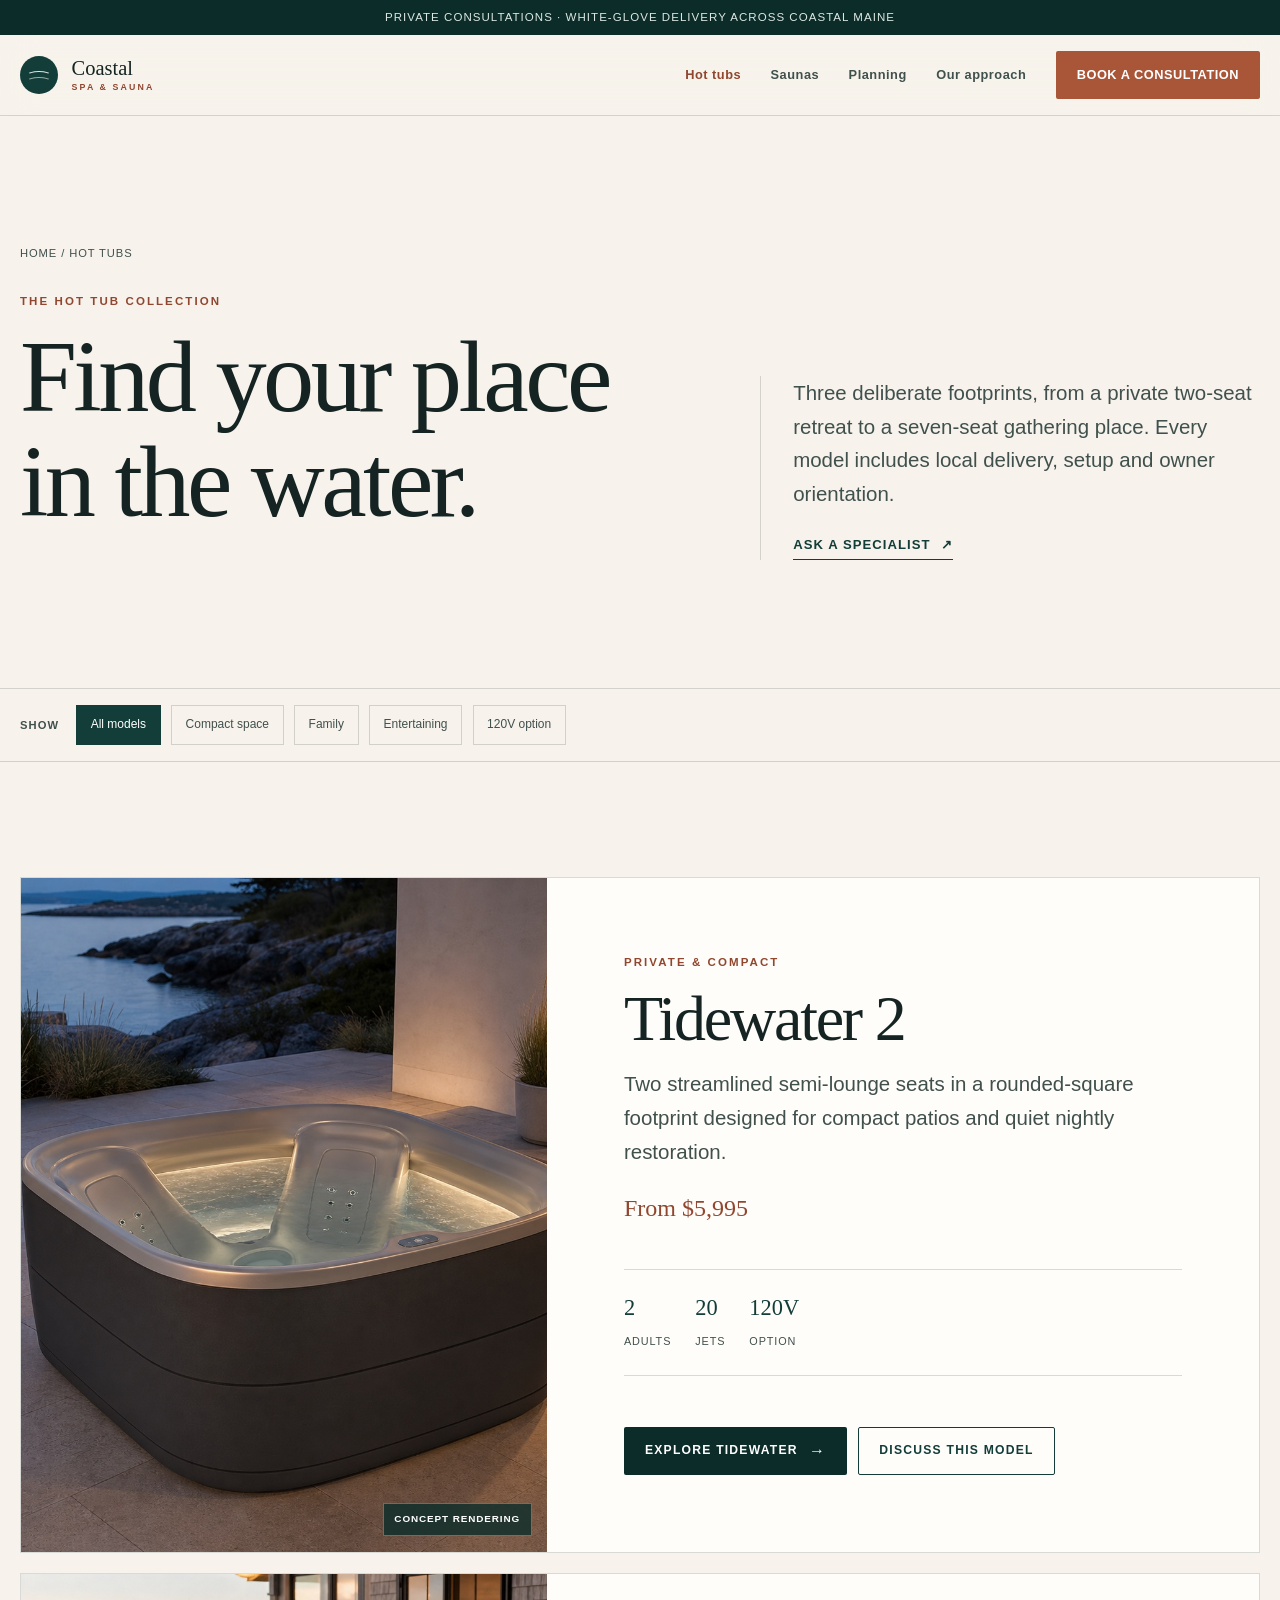
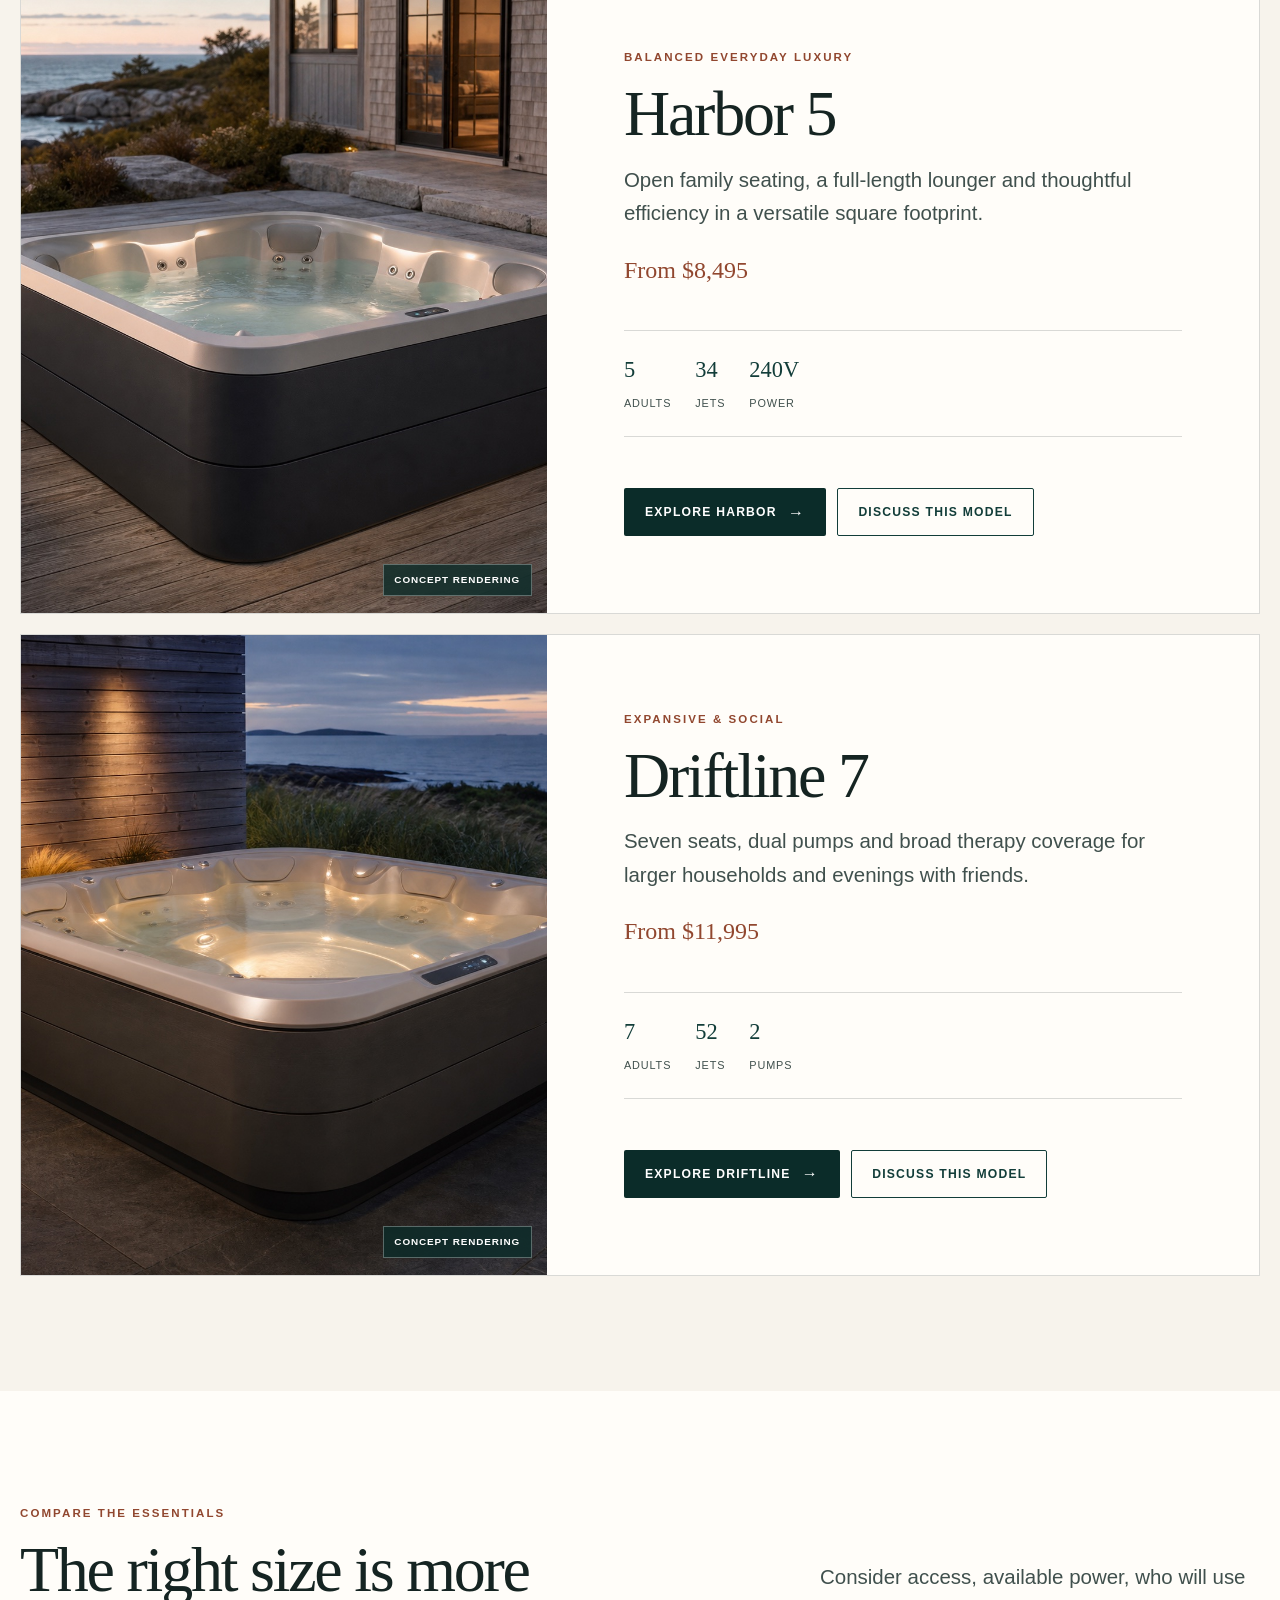
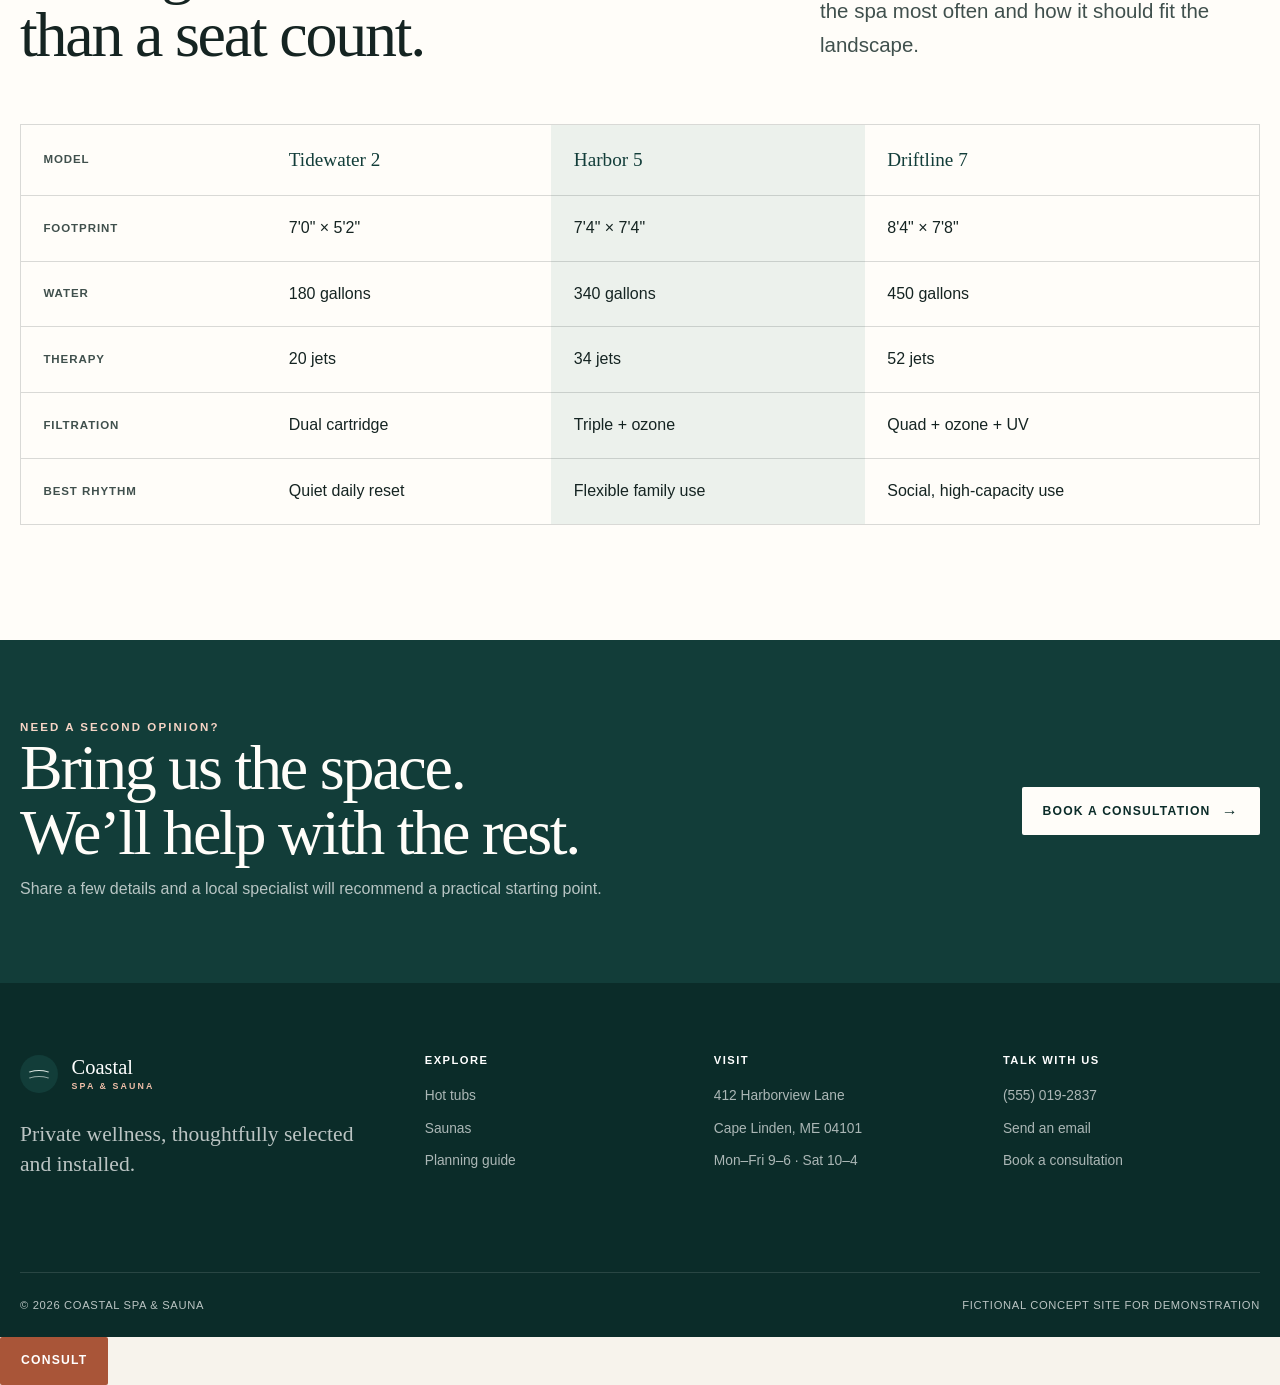
<file: hot-tubs.html>
<!doctype html><html lang="en"><head><meta charset="utf-8"><meta name="viewport" content="width=device-width,initial-scale=1"><title>Premium Hot Tubs | Coastal Spa &amp; Sauna</title><meta name="description" content="Compare premium two-, five- and seven-seat hot tubs with clear guidance on fit, features, installation and investment."><meta name="theme-color" content="#0b2c29"><meta property="og:image" content="https://coastal-spa-sauna.thomas-12e.workers.dev/og-coastal.png"><meta name="twitter:card" content="summary_large_image"><link rel="canonical" href="https://coastal-spa-sauna.thomas-12e.workers.dev/hot-tubs.html"><link rel="icon" href="favicon.svg" type="image/svg+xml"><link rel="stylesheet" href="styles.css"><script src="script.js" defer></script></head><body>
<a class="skip-link" href="#main">Skip to main content</a><div class="announcement">Private consultations &middot; White-glove delivery across coastal Maine</div>
<header class="site-header"><div class="container header-inner"><a class="brand" href="index.html" aria-label="Coastal Spa and Sauna home"><span class="brand-mark" aria-hidden="true"></span><span class="brand-copy"><span class="brand-name">Coastal</span><span class="brand-sub">Spa &amp; Sauna</span></span></a><button class="nav-toggle" type="button" aria-label="Open menu" aria-expanded="false" aria-controls="site-nav"><span></span><span></span><span></span></button><nav class="nav" id="site-nav" aria-label="Primary navigation"><a aria-current="page" href="hot-tubs.html">Hot tubs</a><a href="saunas.html">Saunas</a><a href="planning.html">Planning</a><a href="about.html">Our approach</a><a class="btn btn-primary" href="pricing.html">Book a consultation</a></nav></div></header>
<main id="main"><section class="page-hero"><div class="container"><nav class="breadcrumb" aria-label="Breadcrumb"><a href="index.html">Home</a> / Hot tubs</nav><div class="page-hero-grid"><div><p class="eyebrow">The hot tub collection</p><h1>Find your place in the water.</h1></div><div class="page-hero-aside"><p class="lede">Three deliberate footprints, from a private two-seat retreat to a seven-seat gathering place. Every model includes local delivery, setup and owner orientation.</p><a class="text-link" href="pricing.html">Ask a specialist</a></div></div></div></section>
<div class="filter-bar"><div class="container filter-inner" aria-label="Filter hot tub models"><span class="filter-label">Show</span><button class="filter-btn is-active" type="button" data-filter="all" aria-pressed="true">All models</button><button class="filter-btn" type="button" data-filter="compact" aria-pressed="false">Compact space</button><button class="filter-btn" type="button" data-filter="family" aria-pressed="false">Family</button><button class="filter-btn" type="button" data-filter="entertaining" aria-pressed="false">Entertaining</button><button class="filter-btn" type="button" data-filter="120v" aria-pressed="false">120V option</button></div></div>
<section class="section"><div class="container model-list">
  <article class="model-card reveal" data-categories="compact couples 120v"><div class="model-card-visual product-photo"><img class="product-image" src="images/tidewater-2-modern-v2.jpg" alt="Concept rendering of the Tidewater 2 compact hot tub on a coastal terrace" loading="lazy" decoding="async"><span class="concept-badge">Concept rendering</span></div><div class="model-card-copy"><p class="eyebrow">Private &amp; compact</p><h2>Tidewater 2</h2><p class="lede">Two streamlined semi-lounge seats in a rounded-square footprint designed for compact patios and quiet nightly restoration.</p><p class="price">From $5,995</p><div class="stat-row"><div class="stat"><strong>2</strong><span>Adults</span></div><div class="stat"><strong>20</strong><span>Jets</span></div><div class="stat"><strong>120V</strong><span>Option</span></div></div><div class="model-card-actions"><a class="btn btn-dark btn-arrow" href="tidewater-2.html">Explore Tidewater</a><a class="btn btn-outline" href="pricing.html?model=tidewater-2">Discuss this model</a></div></div></article>
  <article class="model-card reveal" data-categories="family everyday"><div class="model-card-visual product-photo"><img class="product-image" src="images/harbor-5-modern-v2.jpg" alt="Concept rendering of the Harbor 5 square hot tub at a coastal Maine residence" loading="lazy" decoding="async"><span class="concept-badge">Concept rendering</span></div><div class="model-card-copy"><p class="eyebrow">Balanced everyday luxury</p><h2>Harbor 5</h2><p class="lede">Open family seating, a full-length lounger and thoughtful efficiency in a versatile square footprint.</p><p class="price">From $8,495</p><div class="stat-row"><div class="stat"><strong>5</strong><span>Adults</span></div><div class="stat"><strong>34</strong><span>Jets</span></div><div class="stat"><strong>240V</strong><span>Power</span></div></div><div class="model-card-actions"><a class="btn btn-dark btn-arrow" href="harbor-5.html">Explore Harbor</a><a class="btn btn-outline" href="pricing.html?model=harbor-5">Discuss this model</a></div></div></article>
  <article class="model-card reveal" data-categories="family entertaining"><div class="model-card-visual product-photo"><img class="product-image" src="images/driftline-7-modern-v2.jpg" alt="Concept rendering of the Driftline 7 large hot tub overlooking the coast" loading="lazy" decoding="async"><span class="concept-badge">Concept rendering</span></div><div class="model-card-copy"><p class="eyebrow">Expansive &amp; social</p><h2>Driftline 7</h2><p class="lede">Seven seats, dual pumps and broad therapy coverage for larger households and evenings with friends.</p><p class="price">From $11,995</p><div class="stat-row"><div class="stat"><strong>7</strong><span>Adults</span></div><div class="stat"><strong>52</strong><span>Jets</span></div><div class="stat"><strong>2</strong><span>Pumps</span></div></div><div class="model-card-actions"><a class="btn btn-dark btn-arrow" href="driftline-7.html">Explore Driftline</a><a class="btn btn-outline" href="pricing.html?model=driftline-7">Discuss this model</a></div></div></article>
</div></section>
<section class="section section-paper"><div class="container"><div class="section-head"><div><p class="eyebrow">Compare the essentials</p><h2>The right size is more than a seat count.</h2></div><p class="lede">Consider access, available power, who will use the spa most often and how it should fit the landscape.</p></div><div class="compare-wrap"><table class="compare-table"><thead><tr><th>Model</th><th>Tidewater 2</th><th class="recommended">Harbor 5</th><th>Driftline 7</th></tr></thead><tbody><tr><td>Footprint</td><td>7'0" × 5'2"</td><td class="recommended">7'4" × 7'4"</td><td>8'4" × 7'8"</td></tr><tr><td>Water</td><td>180 gallons</td><td class="recommended">340 gallons</td><td>450 gallons</td></tr><tr><td>Therapy</td><td>20 jets</td><td class="recommended">34 jets</td><td>52 jets</td></tr><tr><td>Filtration</td><td>Dual cartridge</td><td class="recommended">Triple + ozone</td><td>Quad + ozone + UV</td></tr><tr><td>Best rhythm</td><td>Quiet daily reset</td><td class="recommended">Flexible family use</td><td>Social, high-capacity use</td></tr></tbody></table></div></div></section>
<section class="consult-band"><div class="container consult-inner"><div><p class="eyebrow">Need a second opinion?</p><h2>Bring us the space. We’ll help with the rest.</h2><p>Share a few details and a local specialist will recommend a practical starting point.</p></div><a class="btn btn-light btn-arrow" href="pricing.html">Book a consultation</a></div></section></main>
<footer class="site-footer"><div class="container footer-main"><div class="footer-brand"><a class="brand" href="index.html"><span class="brand-mark" aria-hidden="true"></span><span class="brand-copy"><span class="brand-name" style="color:#fff">Coastal</span><span class="brand-sub">Spa &amp; Sauna</span></span></a><p>Private wellness, thoughtfully selected and installed.</p></div><div class="footer-col"><h2>Explore</h2><a href="hot-tubs.html">Hot tubs</a><a href="saunas.html">Saunas</a><a href="planning.html">Planning guide</a></div><div class="footer-col"><h2>Visit</h2><span>412 Harborview Lane</span><span>Cape Linden, ME 04101</span><span>Mon–Fri 9–6 &middot; Sat 10–4</span></div><div class="footer-col"><h2>Talk with us</h2><a href="tel:+15550192837">(555) 019-2837</a><a href="mailto:hello@coastalspaandsauna.example">Send an email</a><a href="pricing.html">Book a consultation</a></div></div><div class="container footer-bottom"><span>&copy; <span data-year>2026</span> Coastal Spa &amp; Sauna</span><span>Fictional concept site for demonstration</span></div></footer><a class="btn btn-primary mobile-consult" href="pricing.html">Consult</a></body></html>
</file>
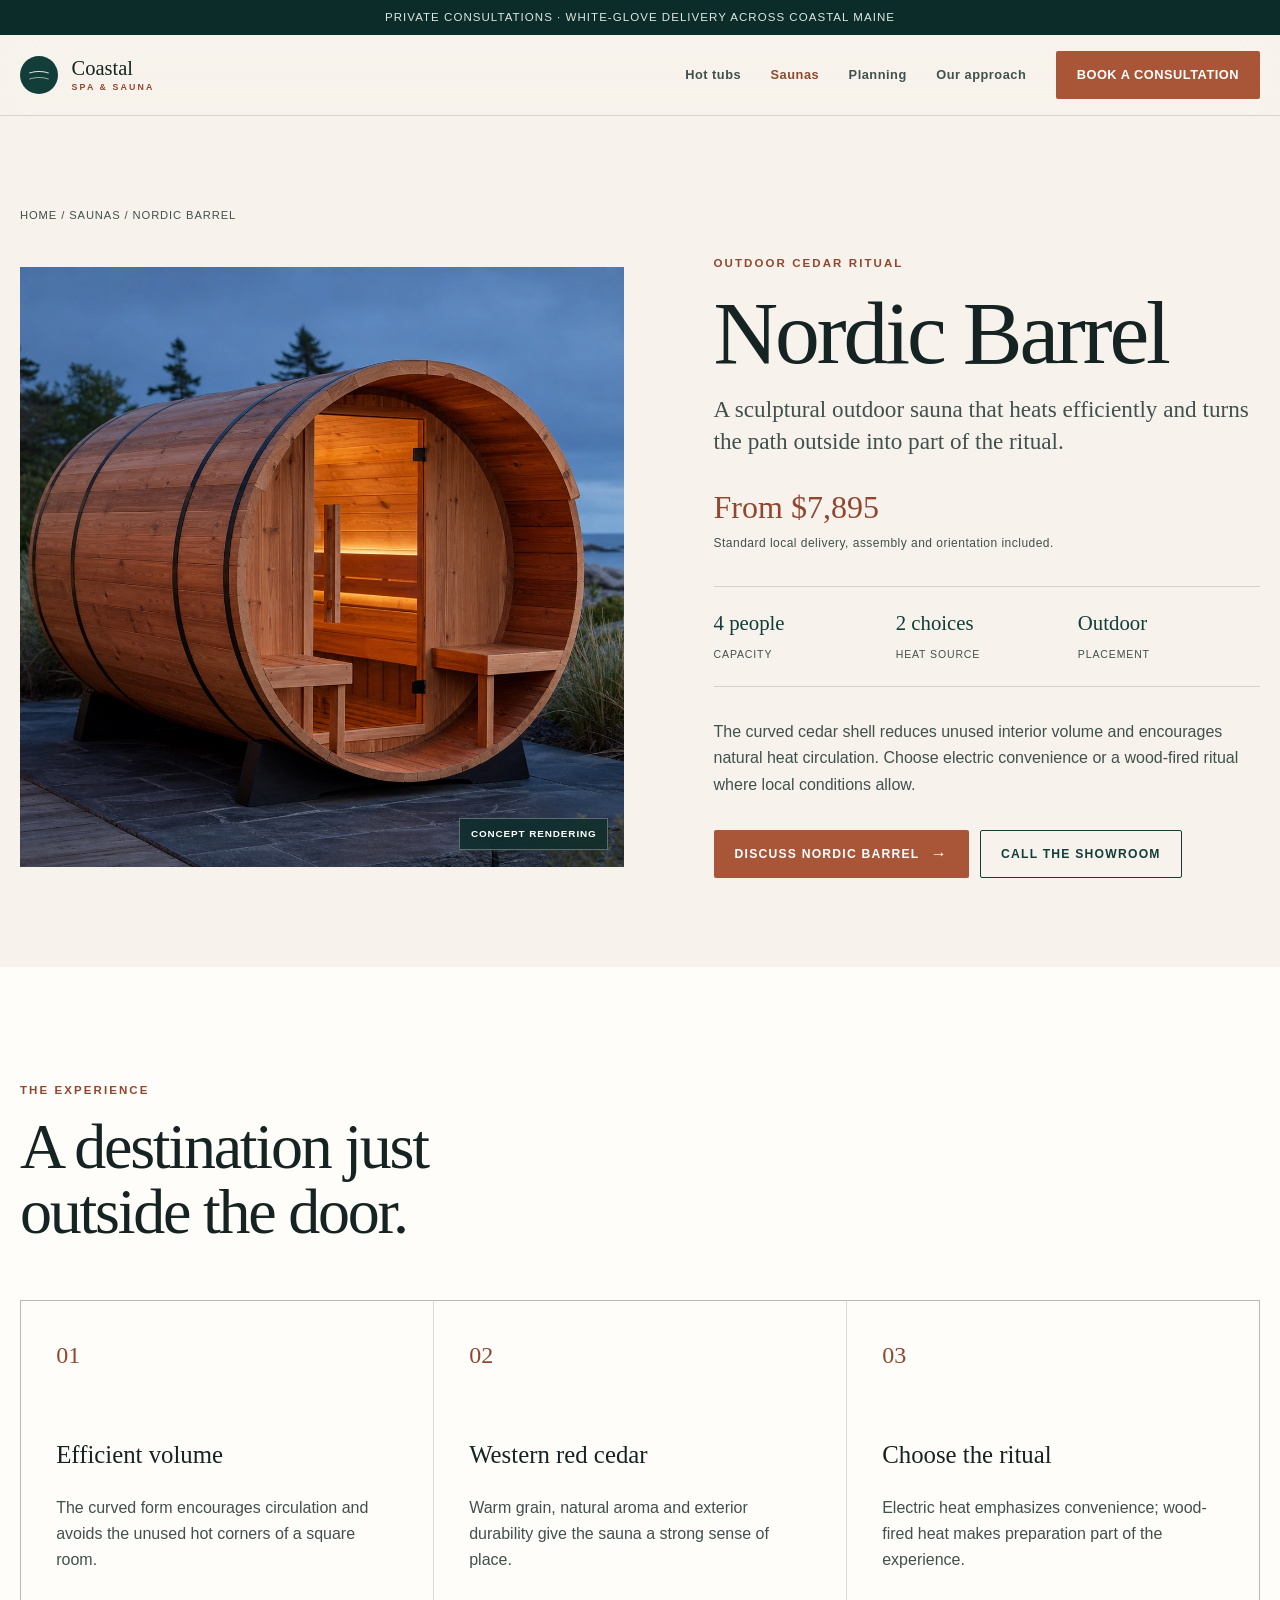
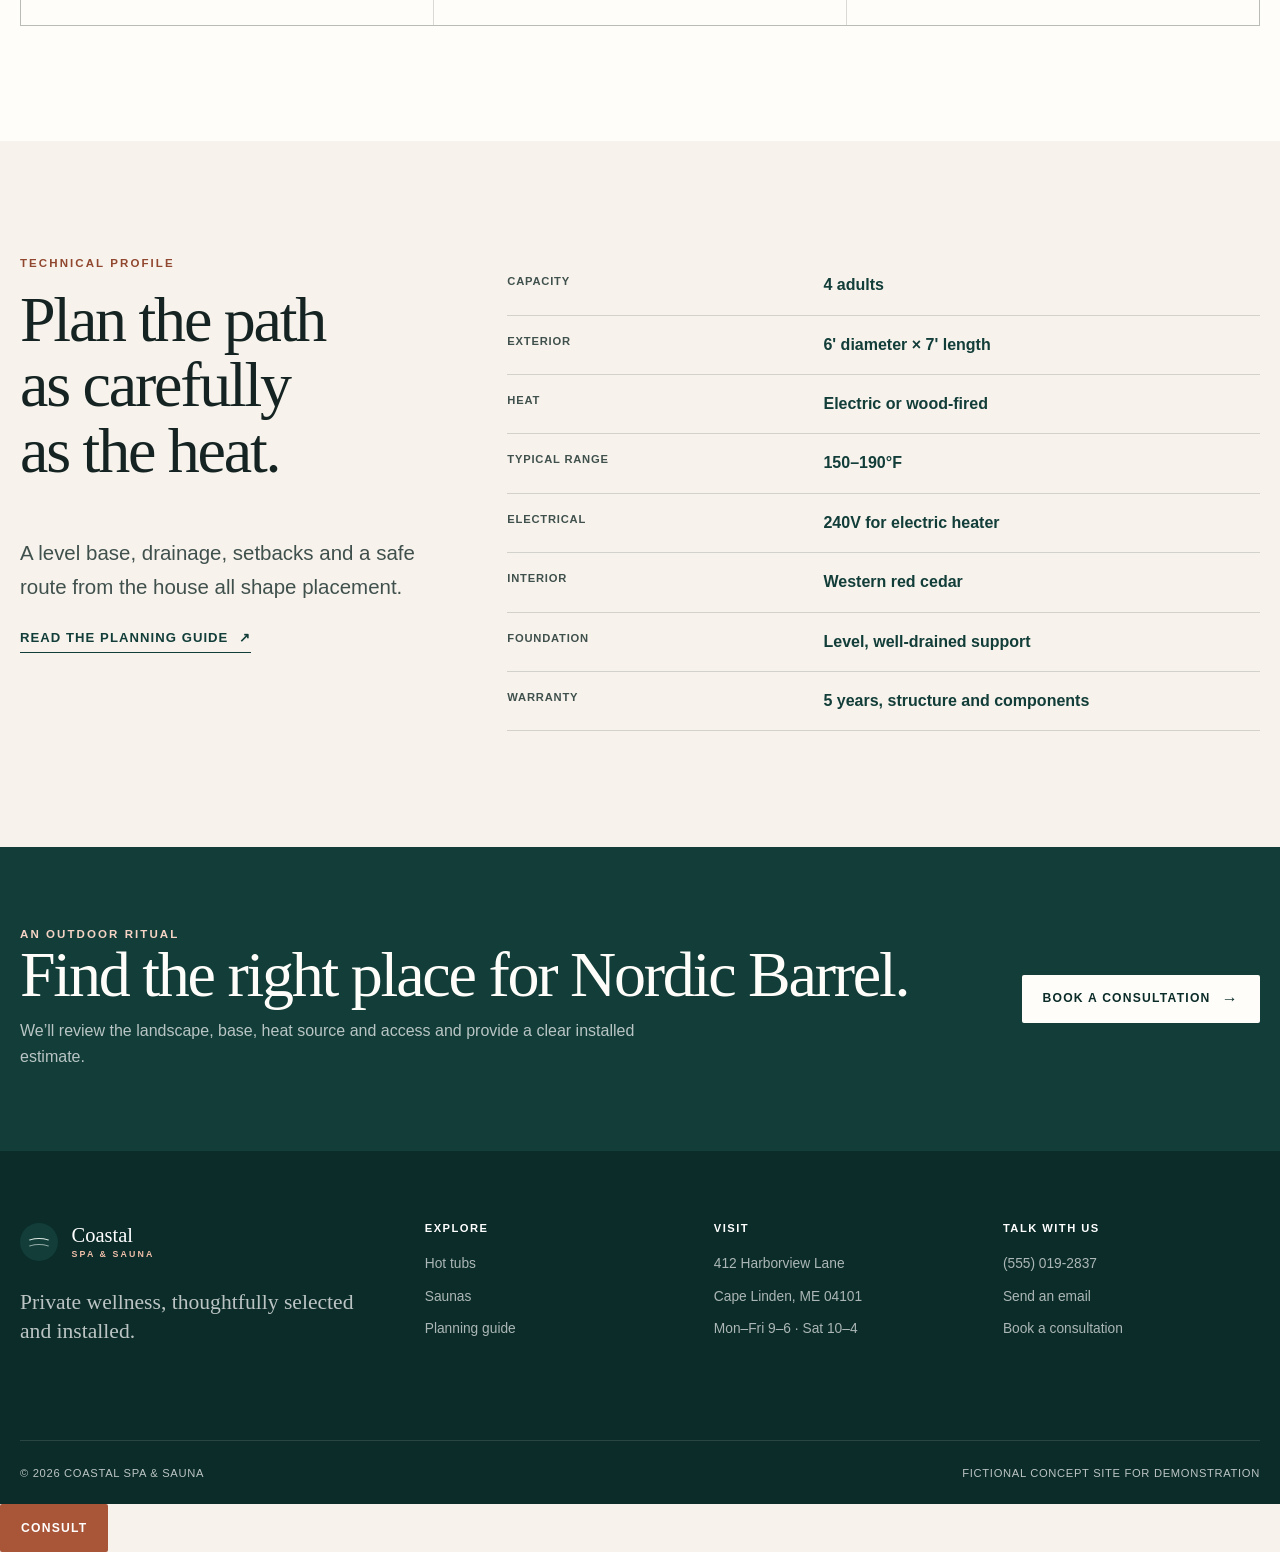
<file: nordic-barrel.html>
<!doctype html><html lang="en"><head><meta charset="utf-8"><meta name="viewport" content="width=device-width,initial-scale=1"><title>Nordic Barrel Outdoor Sauna | Coastal Spa &amp; Sauna</title><meta name="description" content="Explore the four-person Nordic Barrel cedar sauna, available with electric or wood-fired heat for an outdoor ritual."><meta name="theme-color" content="#0b2c29"><meta property="og:image" content="https://coastal-spa-sauna.thomas-12e.workers.dev/og-coastal.png"><meta name="twitter:card" content="summary_large_image"><link rel="canonical" href="https://coastal-spa-sauna.thomas-12e.workers.dev/nordic-barrel.html"><link rel="icon" href="favicon.svg" type="image/svg+xml"><link rel="stylesheet" href="styles.css"><script src="script.js" defer></script></head><body>
<a class="skip-link" href="#main">Skip to main content</a><div class="announcement">Private consultations &middot; White-glove delivery across coastal Maine</div><header class="site-header"><div class="container header-inner"><a class="brand" href="index.html" aria-label="Coastal Spa and Sauna home"><span class="brand-mark" aria-hidden="true"></span><span class="brand-copy"><span class="brand-name">Coastal</span><span class="brand-sub">Spa &amp; Sauna</span></span></a><button class="nav-toggle" type="button" aria-label="Open menu" aria-expanded="false" aria-controls="site-nav"><span></span><span></span><span></span></button><nav class="nav" id="site-nav"><a href="hot-tubs.html">Hot tubs</a><a aria-current="page" href="saunas.html">Saunas</a><a href="planning.html">Planning</a><a href="about.html">Our approach</a><a class="btn btn-primary" href="pricing.html?model=nordic-barrel">Book a consultation</a></nav></div></header>
<main id="main"><section class="pd-hero"><div class="container"><nav class="breadcrumb" aria-label="Breadcrumb"><a href="index.html">Home</a> / <a href="saunas.html">Saunas</a> / Nordic Barrel</nav><div class="pd-grid"><div class="pd-stage sauna-photo-stage"><img class="sauna-product-image" src="images/nordic-barrel.jpg" alt="Concept rendering of the Nordic Barrel four-person cedar sauna in a coastal garden" decoding="async" fetchpriority="high"><span class="concept-badge">Concept rendering</span></div><div class="pd-info pd-sticky"><p class="eyebrow">Outdoor cedar ritual</p><h1>Nordic Barrel</h1><p class="pd-tagline">A sculptural outdoor sauna that heats efficiently and turns the path outside into part of the ritual.</p><p class="pd-price">From $7,895<small>Standard local delivery, assembly and orientation included.</small></p><div class="fit-list"><div class="fit-item"><strong>4 people</strong><span>Capacity</span></div><div class="fit-item"><strong>2 choices</strong><span>Heat source</span></div><div class="fit-item"><strong>Outdoor</strong><span>Placement</span></div></div><p class="muted">The curved cedar shell reduces unused interior volume and encourages natural heat circulation. Choose electric convenience or a wood-fired ritual where local conditions allow.</p><div class="pd-actions"><a class="btn btn-primary btn-arrow" href="pricing.html?model=nordic-barrel">Discuss Nordic Barrel</a><a class="btn btn-outline" href="tel:+15550192837">Call the showroom</a></div></div></div></div></section>
<section class="section section-paper"><div class="container"><div class="section-head"><div><p class="eyebrow">The experience</p><h2>A destination just outside the door.</h2></div></div><div class="benefit-grid"><article class="benefit"><span class="benefit-no">01</span><h3>Efficient volume</h3><p>The curved form encourages circulation and avoids the unused hot corners of a square room.</p></article><article class="benefit"><span class="benefit-no">02</span><h3>Western red cedar</h3><p>Warm grain, natural aroma and exterior durability give the sauna a strong sense of place.</p></article><article class="benefit"><span class="benefit-no">03</span><h3>Choose the ritual</h3><p>Electric heat emphasizes convenience; wood-fired heat makes preparation part of the experience.</p></article></div></div></section>
<section class="section"><div class="container spec-layout"><div><p class="eyebrow">Technical profile</p><h2>Plan the path as carefully as the heat.</h2><p class="lede">A level base, drainage, setbacks and a safe route from the house all shape placement.</p><a class="text-link" href="planning.html">Read the planning guide</a></div><table class="spec-table"><tbody><tr><th>Capacity</th><td>4 adults</td></tr><tr><th>Exterior</th><td>6' diameter × 7' length</td></tr><tr><th>Heat</th><td>Electric or wood-fired</td></tr><tr><th>Typical range</th><td>150–190°F</td></tr><tr><th>Electrical</th><td>240V for electric heater</td></tr><tr><th>Interior</th><td>Western red cedar</td></tr><tr><th>Foundation</th><td>Level, well-drained support</td></tr><tr><th>Warranty</th><td>5 years, structure and components</td></tr></tbody></table></div></section>
<section class="consult-band"><div class="container consult-inner"><div><p class="eyebrow">An outdoor ritual</p><h2>Find the right place for Nordic Barrel.</h2><p>We’ll review the landscape, base, heat source and access and provide a clear installed estimate.</p></div><a class="btn btn-light btn-arrow" href="pricing.html?model=nordic-barrel">Book a consultation</a></div></section></main>
<footer class="site-footer"><div class="container footer-main"><div class="footer-brand"><a class="brand" href="index.html"><span class="brand-mark" aria-hidden="true"></span><span class="brand-copy"><span class="brand-name" style="color:#fff">Coastal</span><span class="brand-sub">Spa &amp; Sauna</span></span></a><p>Private wellness, thoughtfully selected and installed.</p></div><div class="footer-col"><h2>Explore</h2><a href="hot-tubs.html">Hot tubs</a><a href="saunas.html">Saunas</a><a href="planning.html">Planning guide</a></div><div class="footer-col"><h2>Visit</h2><span>412 Harborview Lane</span><span>Cape Linden, ME 04101</span><span>Mon–Fri 9–6 &middot; Sat 10–4</span></div><div class="footer-col"><h2>Talk with us</h2><a href="tel:+15550192837">(555) 019-2837</a><a href="mailto:hello@coastalspaandsauna.example">Send an email</a><a href="pricing.html">Book a consultation</a></div></div><div class="container footer-bottom"><span>&copy; <span data-year>2026</span> Coastal Spa &amp; Sauna</span><span>Fictional concept site for demonstration</span></div></footer><a class="btn btn-primary mobile-consult" href="pricing.html?model=nordic-barrel">Consult</a></body></html>
</file>
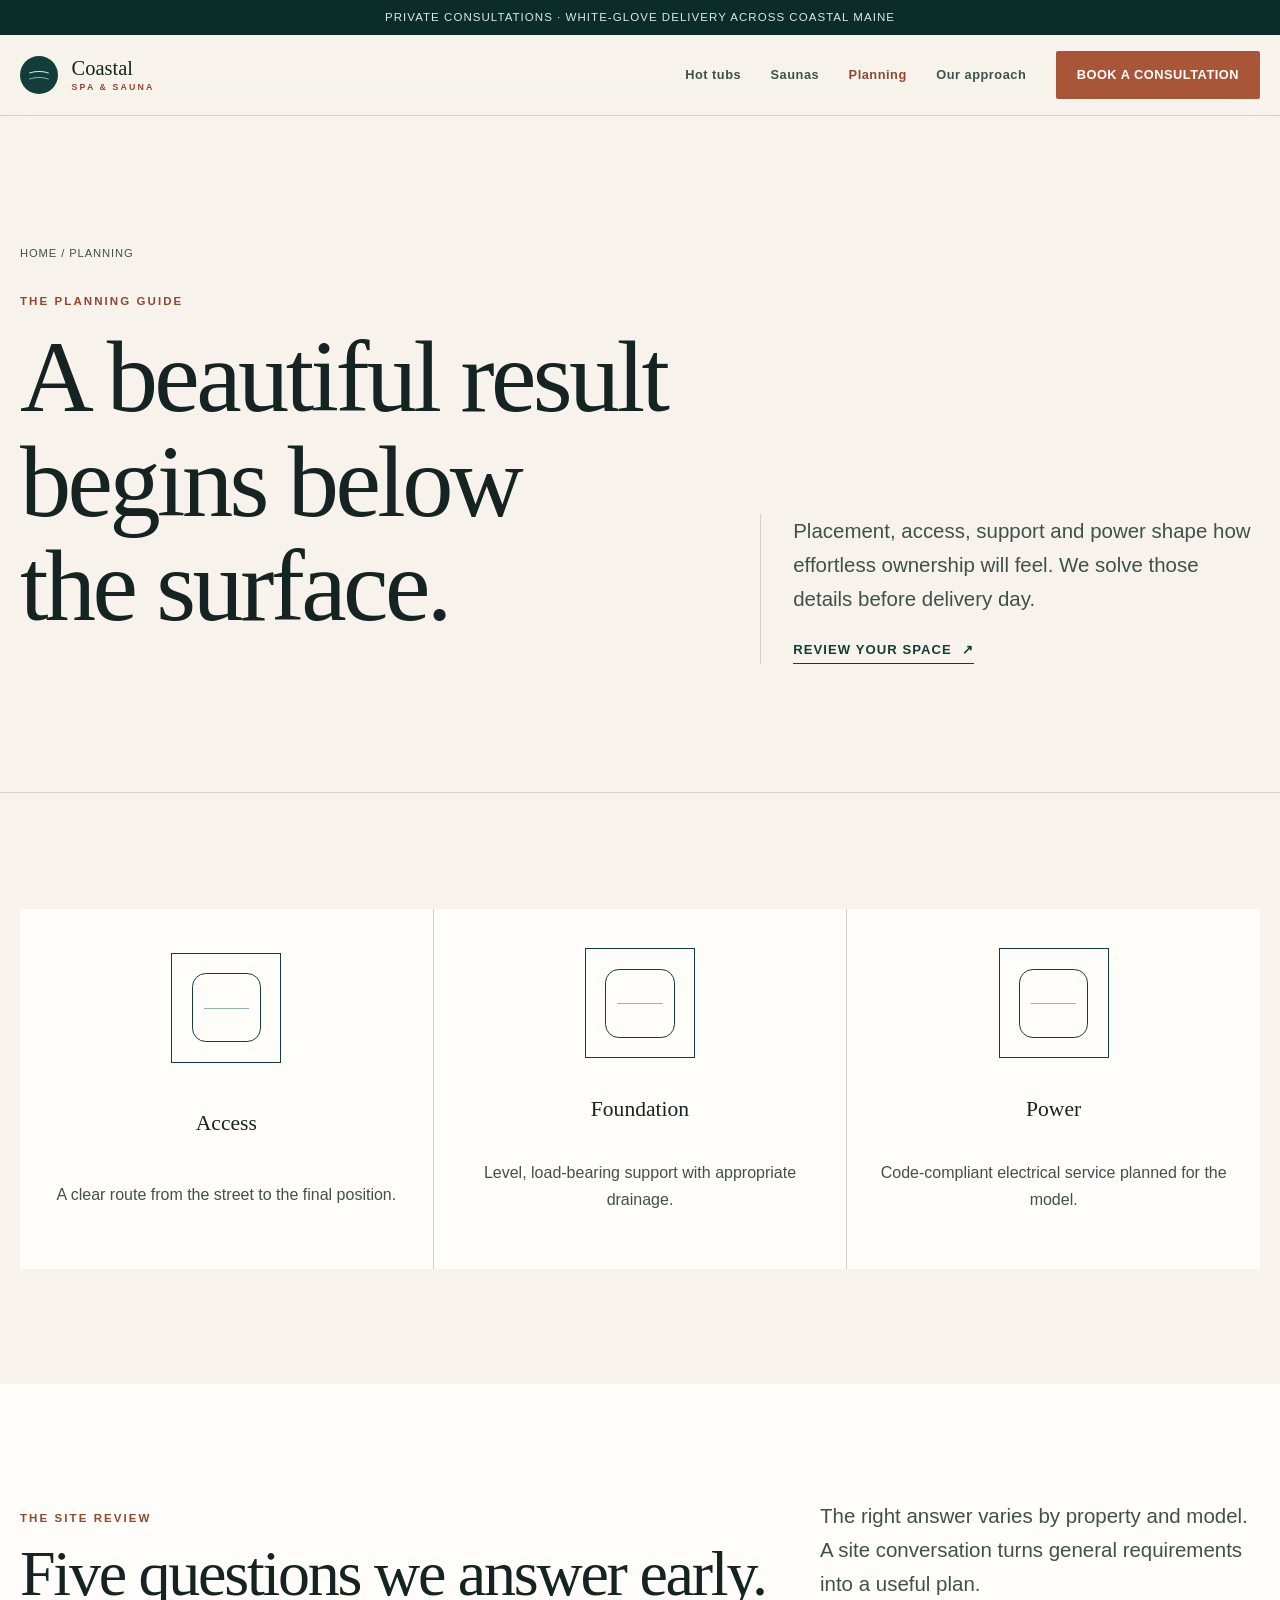
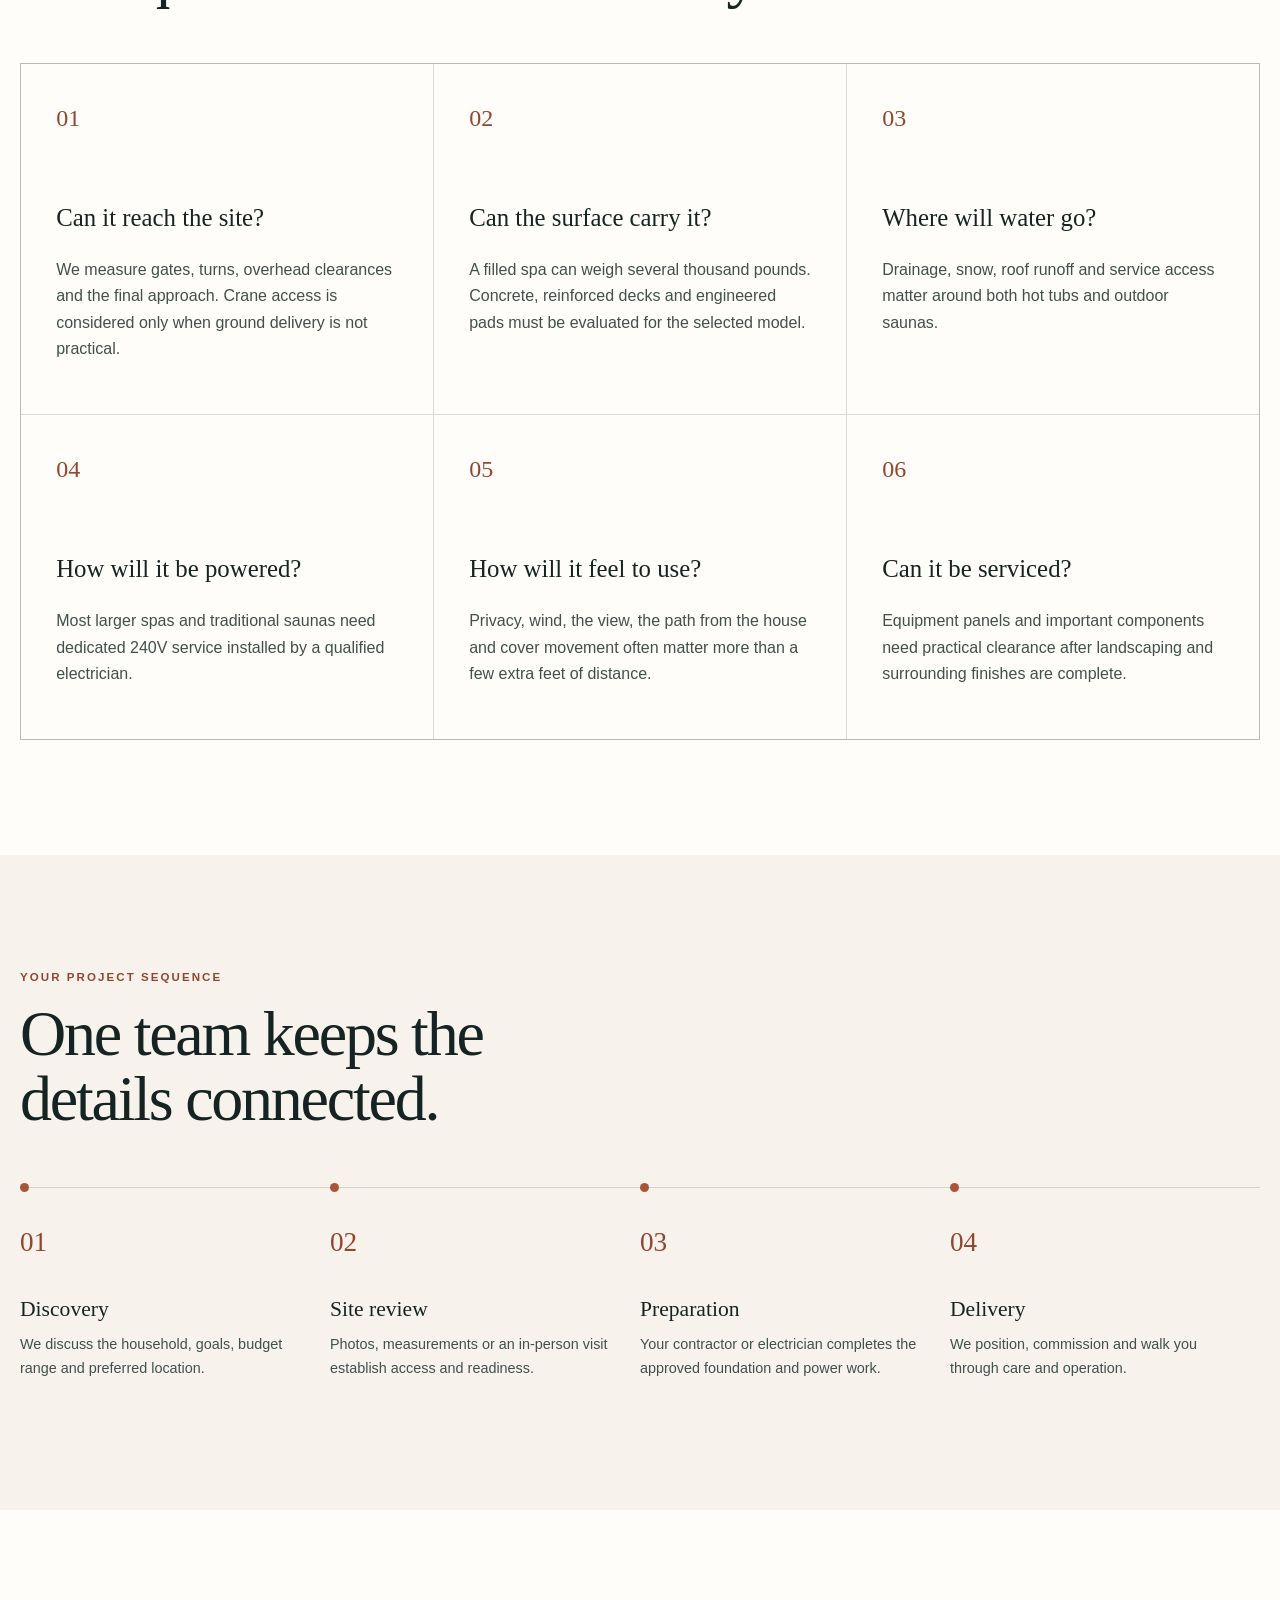
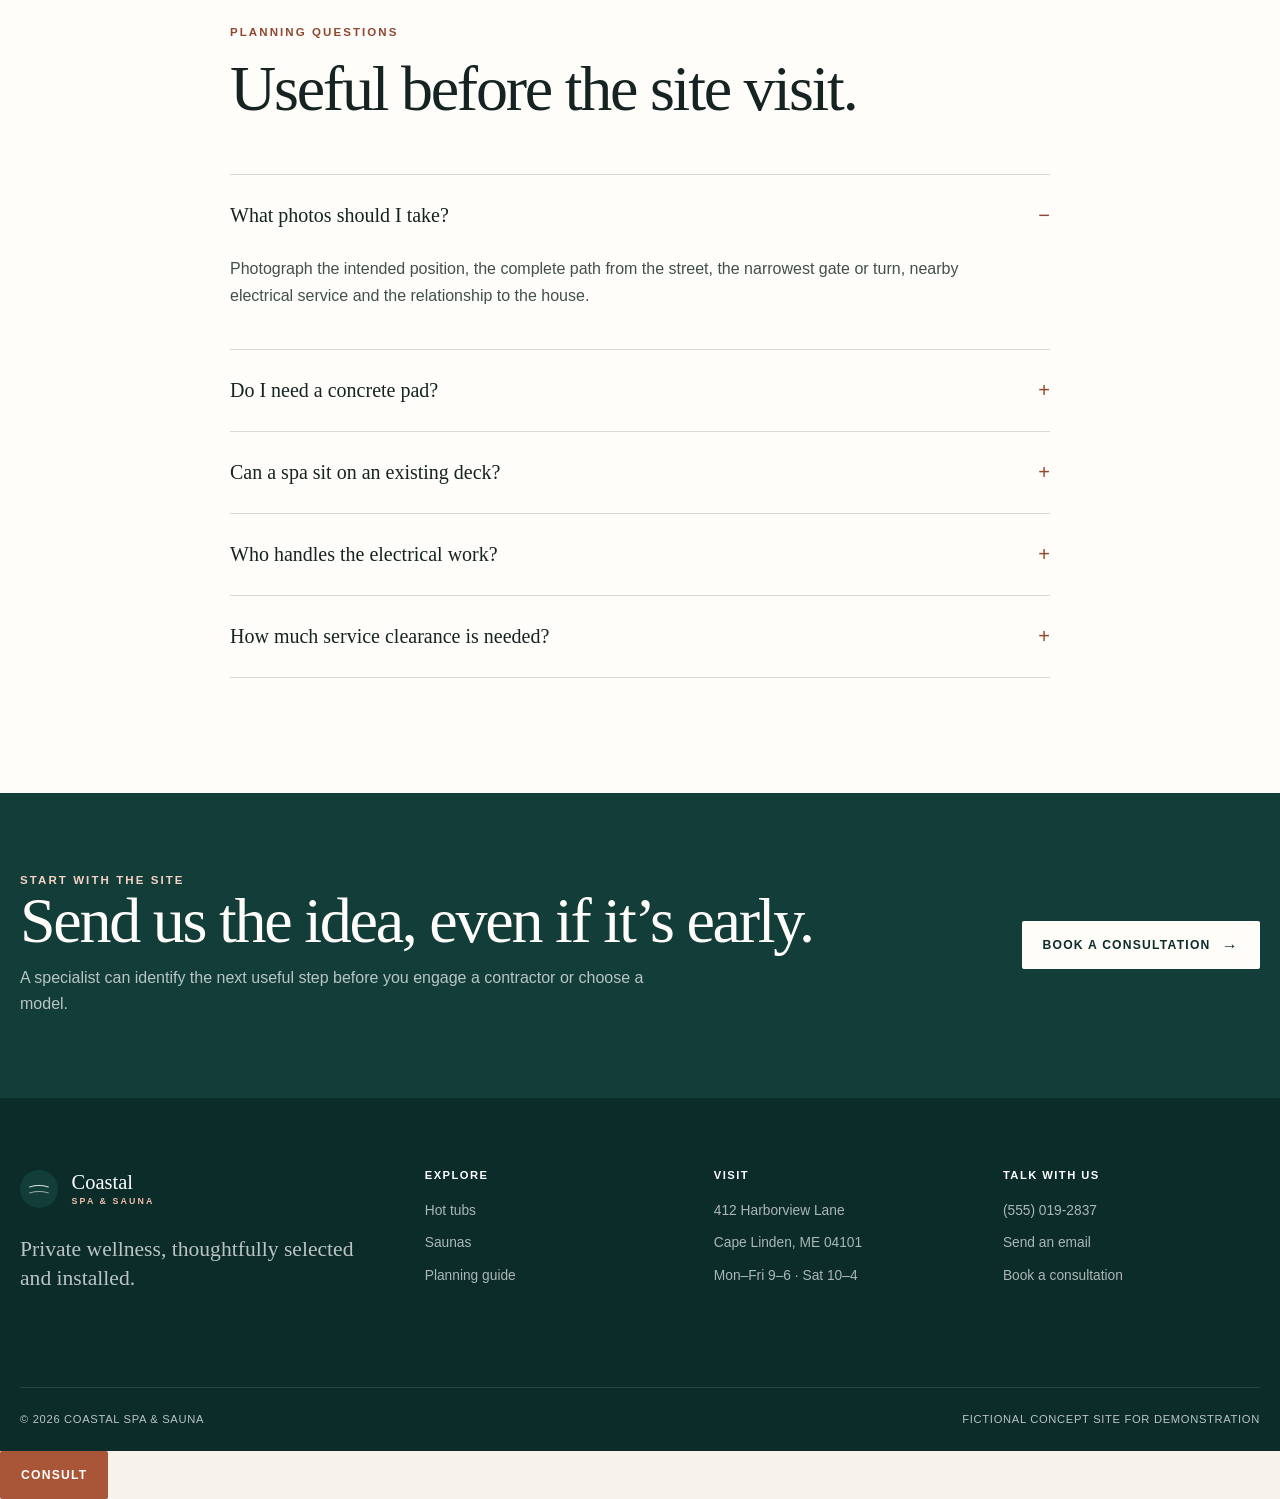
<file: planning.html>
<!doctype html><html lang="en"><head><meta charset="utf-8"><meta name="viewport" content="width=device-width,initial-scale=1"><title>Hot Tub &amp; Sauna Planning Guide | Coastal Spa &amp; Sauna</title><meta name="description" content="Plan hot tub or sauna access, placement, foundation, electrical service and delivery with a clear local installation guide."><meta name="theme-color" content="#0b2c29"><meta property="og:image" content="https://coastal-spa-sauna.thomas-12e.workers.dev/og-coastal.png"><meta name="twitter:card" content="summary_large_image"><link rel="canonical" href="https://coastal-spa-sauna.thomas-12e.workers.dev/planning.html"><link rel="icon" href="favicon.svg" type="image/svg+xml"><link rel="stylesheet" href="styles.css"><script src="script.js" defer></script></head><body>
<a class="skip-link" href="#main">Skip to main content</a><div class="announcement">Private consultations &middot; White-glove delivery across coastal Maine</div><header class="site-header"><div class="container header-inner"><a class="brand" href="index.html" aria-label="Coastal Spa and Sauna home"><span class="brand-mark" aria-hidden="true"></span><span class="brand-copy"><span class="brand-name">Coastal</span><span class="brand-sub">Spa &amp; Sauna</span></span></a><button class="nav-toggle" type="button" aria-label="Open menu" aria-expanded="false" aria-controls="site-nav"><span></span><span></span><span></span></button><nav class="nav" id="site-nav"><a href="hot-tubs.html">Hot tubs</a><a href="saunas.html">Saunas</a><a aria-current="page" href="planning.html">Planning</a><a href="about.html">Our approach</a><a class="btn btn-primary" href="pricing.html">Book a consultation</a></nav></div></header>
<main id="main"><section class="page-hero"><div class="container"><nav class="breadcrumb" aria-label="Breadcrumb"><a href="index.html">Home</a> / Planning</nav><div class="page-hero-grid"><div><p class="eyebrow">The planning guide</p><h1>A beautiful result begins below the surface.</h1></div><div class="page-hero-aside"><p class="lede">Placement, access, support and power shape how effortless ownership will feel. We solve those details before delivery day.</p><a class="text-link" href="pricing.html">Review your space</a></div></div></div></section>
<section class="section"><div class="container planning-hero-visual reveal"><article class="plan-tile"><div class="plan-icon" aria-hidden="true"></div><h3>Access</h3><p class="muted">A clear route from the street to the final position.</p></article><article class="plan-tile"><div class="plan-icon" aria-hidden="true"></div><h3>Foundation</h3><p class="muted">Level, load-bearing support with appropriate drainage.</p></article><article class="plan-tile"><div class="plan-icon" aria-hidden="true"></div><h3>Power</h3><p class="muted">Code-compliant electrical service planned for the model.</p></article></div></section>
<section class="section section-paper"><div class="container"><div class="section-head"><div><p class="eyebrow">The site review</p><h2>Five questions we answer early.</h2></div><p class="lede">The right answer varies by property and model. A site conversation turns general requirements into a useful plan.</p></div><div class="benefit-grid"><article class="benefit"><span class="benefit-no">01</span><h3>Can it reach the site?</h3><p>We measure gates, turns, overhead clearances and the final approach. Crane access is considered only when ground delivery is not practical.</p></article><article class="benefit"><span class="benefit-no">02</span><h3>Can the surface carry it?</h3><p>A filled spa can weigh several thousand pounds. Concrete, reinforced decks and engineered pads must be evaluated for the selected model.</p></article><article class="benefit"><span class="benefit-no">03</span><h3>Where will water go?</h3><p>Drainage, snow, roof runoff and service access matter around both hot tubs and outdoor saunas.</p></article><article class="benefit"><span class="benefit-no">04</span><h3>How will it be powered?</h3><p>Most larger spas and traditional saunas need dedicated 240V service installed by a qualified electrician.</p></article><article class="benefit"><span class="benefit-no">05</span><h3>How will it feel to use?</h3><p>Privacy, wind, the view, the path from the house and cover movement often matter more than a few extra feet of distance.</p></article><article class="benefit"><span class="benefit-no">06</span><h3>Can it be serviced?</h3><p>Equipment panels and important components need practical clearance after landscaping and surrounding finishes are complete.</p></article></div></div></section>
<section class="section"><div class="container"><div class="section-head"><div><p class="eyebrow">Your project sequence</p><h2>One team keeps the details connected.</h2></div></div><div class="process-grid"><article class="process-step"><span class="step-no">01</span><h3>Discovery</h3><p>We discuss the household, goals, budget range and preferred location.</p></article><article class="process-step"><span class="step-no">02</span><h3>Site review</h3><p>Photos, measurements or an in-person visit establish access and readiness.</p></article><article class="process-step"><span class="step-no">03</span><h3>Preparation</h3><p>Your contractor or electrician completes the approved foundation and power work.</p></article><article class="process-step"><span class="step-no">04</span><h3>Delivery</h3><p>We position, commission and walk you through care and operation.</p></article></div></div></section>
<section class="section section-paper"><div class="narrow"><p class="eyebrow">Planning questions</p><h2>Useful before the site visit.</h2><div class="faq-list"><details open><summary>What photos should I take?</summary><p>Photograph the intended position, the complete path from the street, the narrowest gate or turn, nearby electrical service and the relationship to the house.</p></details><details><summary>Do I need a concrete pad?</summary><p>Not in every case. The correct foundation depends on the model, soil, drainage and surrounding construction. It must be level and engineered for the filled weight.</p></details><details><summary>Can a spa sit on an existing deck?</summary><p>Only after a qualified professional confirms that the structure can support the concentrated filled load and occupants.</p></details><details><summary>Who handles the electrical work?</summary><p>A licensed electrician should install required circuits, disconnects and protection. We provide the selected model’s electrical requirements and coordinate timing.</p></details><details><summary>How much service clearance is needed?</summary><p>Requirements vary by model. We identify equipment access before permanent decking, walls or planting are finalized.</p></details></div></div></section>
<section class="consult-band"><div class="container consult-inner"><div><p class="eyebrow">Start with the site</p><h2>Send us the idea, even if it’s early.</h2><p>A specialist can identify the next useful step before you engage a contractor or choose a model.</p></div><a class="btn btn-light btn-arrow" href="pricing.html">Book a consultation</a></div></section></main>
<footer class="site-footer"><div class="container footer-main"><div class="footer-brand"><a class="brand" href="index.html"><span class="brand-mark" aria-hidden="true"></span><span class="brand-copy"><span class="brand-name" style="color:#fff">Coastal</span><span class="brand-sub">Spa &amp; Sauna</span></span></a><p>Private wellness, thoughtfully selected and installed.</p></div><div class="footer-col"><h2>Explore</h2><a href="hot-tubs.html">Hot tubs</a><a href="saunas.html">Saunas</a><a href="planning.html">Planning guide</a></div><div class="footer-col"><h2>Visit</h2><span>412 Harborview Lane</span><span>Cape Linden, ME 04101</span><span>Mon–Fri 9–6 &middot; Sat 10–4</span></div><div class="footer-col"><h2>Talk with us</h2><a href="tel:+15550192837">(555) 019-2837</a><a href="mailto:hello@coastalspaandsauna.example">Send an email</a><a href="pricing.html">Book a consultation</a></div></div><div class="container footer-bottom"><span>&copy; <span data-year>2026</span> Coastal Spa &amp; Sauna</span><span>Fictional concept site for demonstration</span></div></footer><a class="btn btn-primary mobile-consult" href="pricing.html">Consult</a></body></html>
</file>
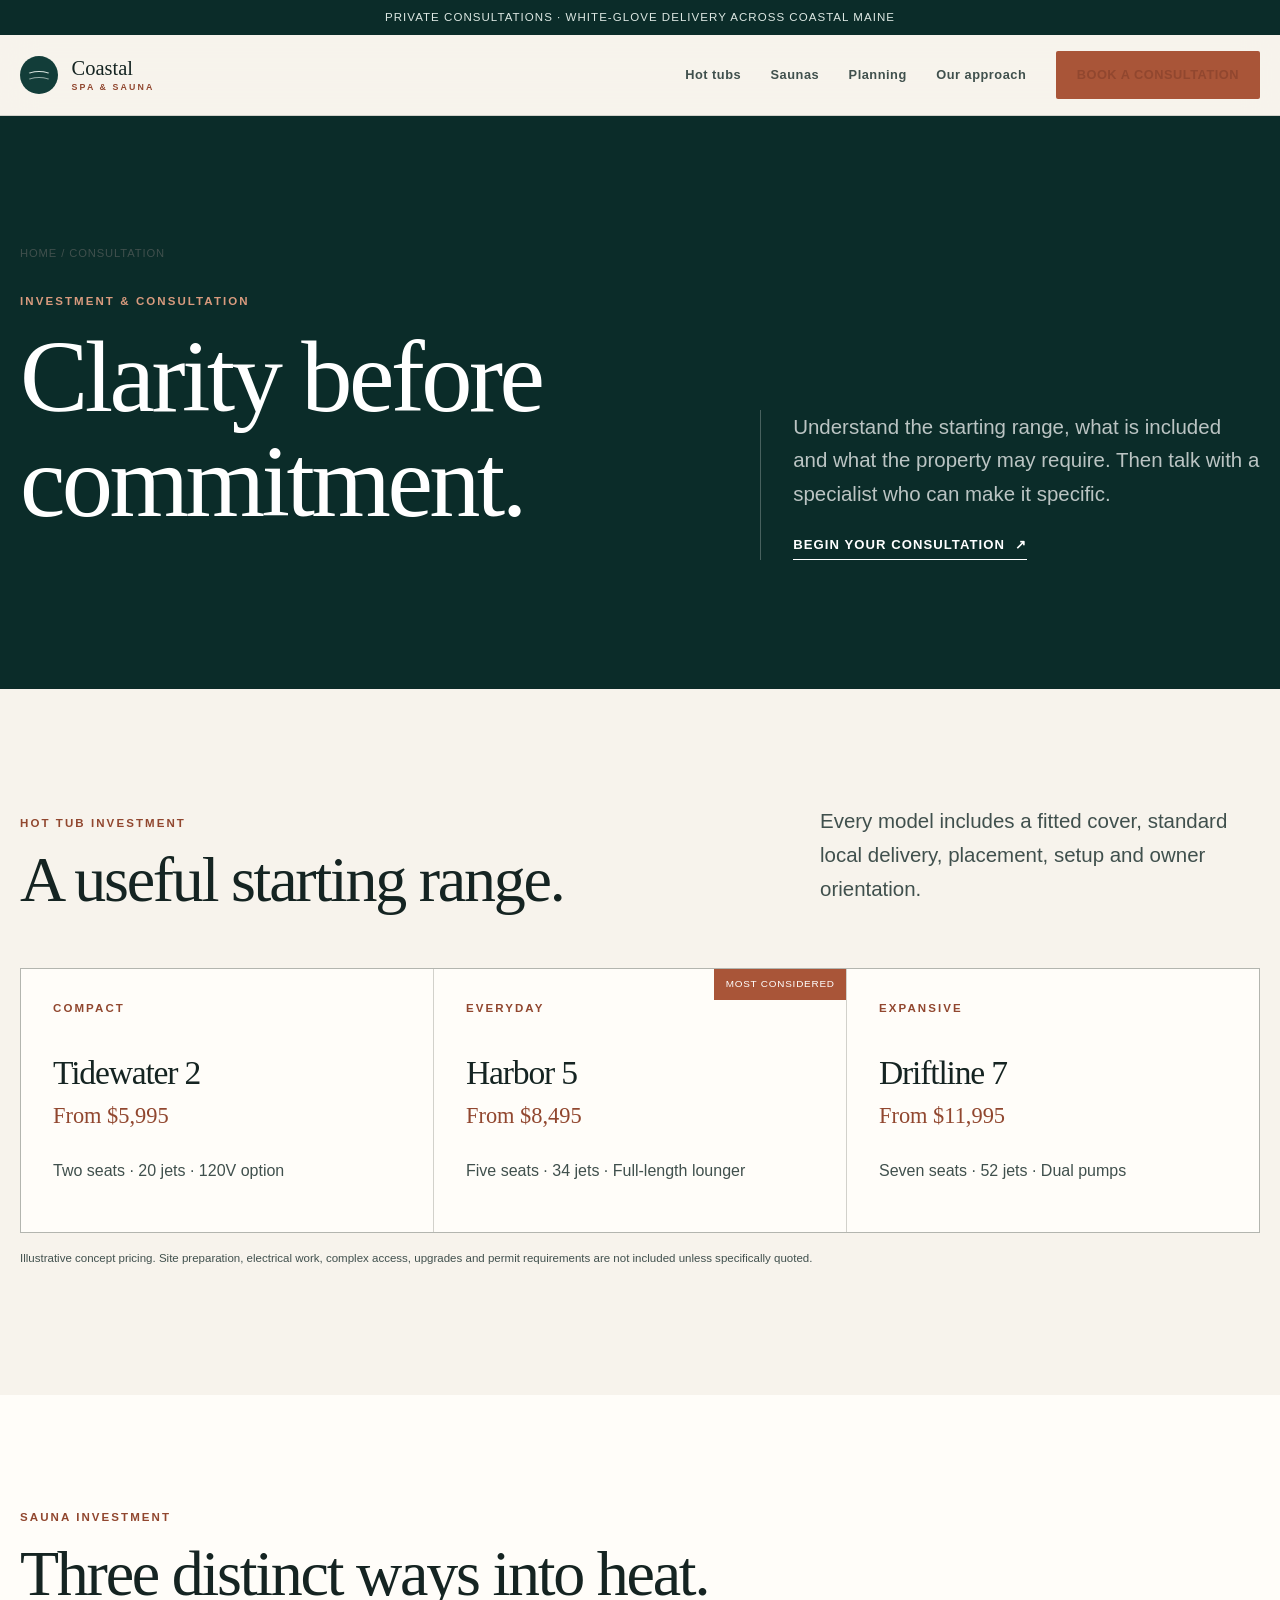
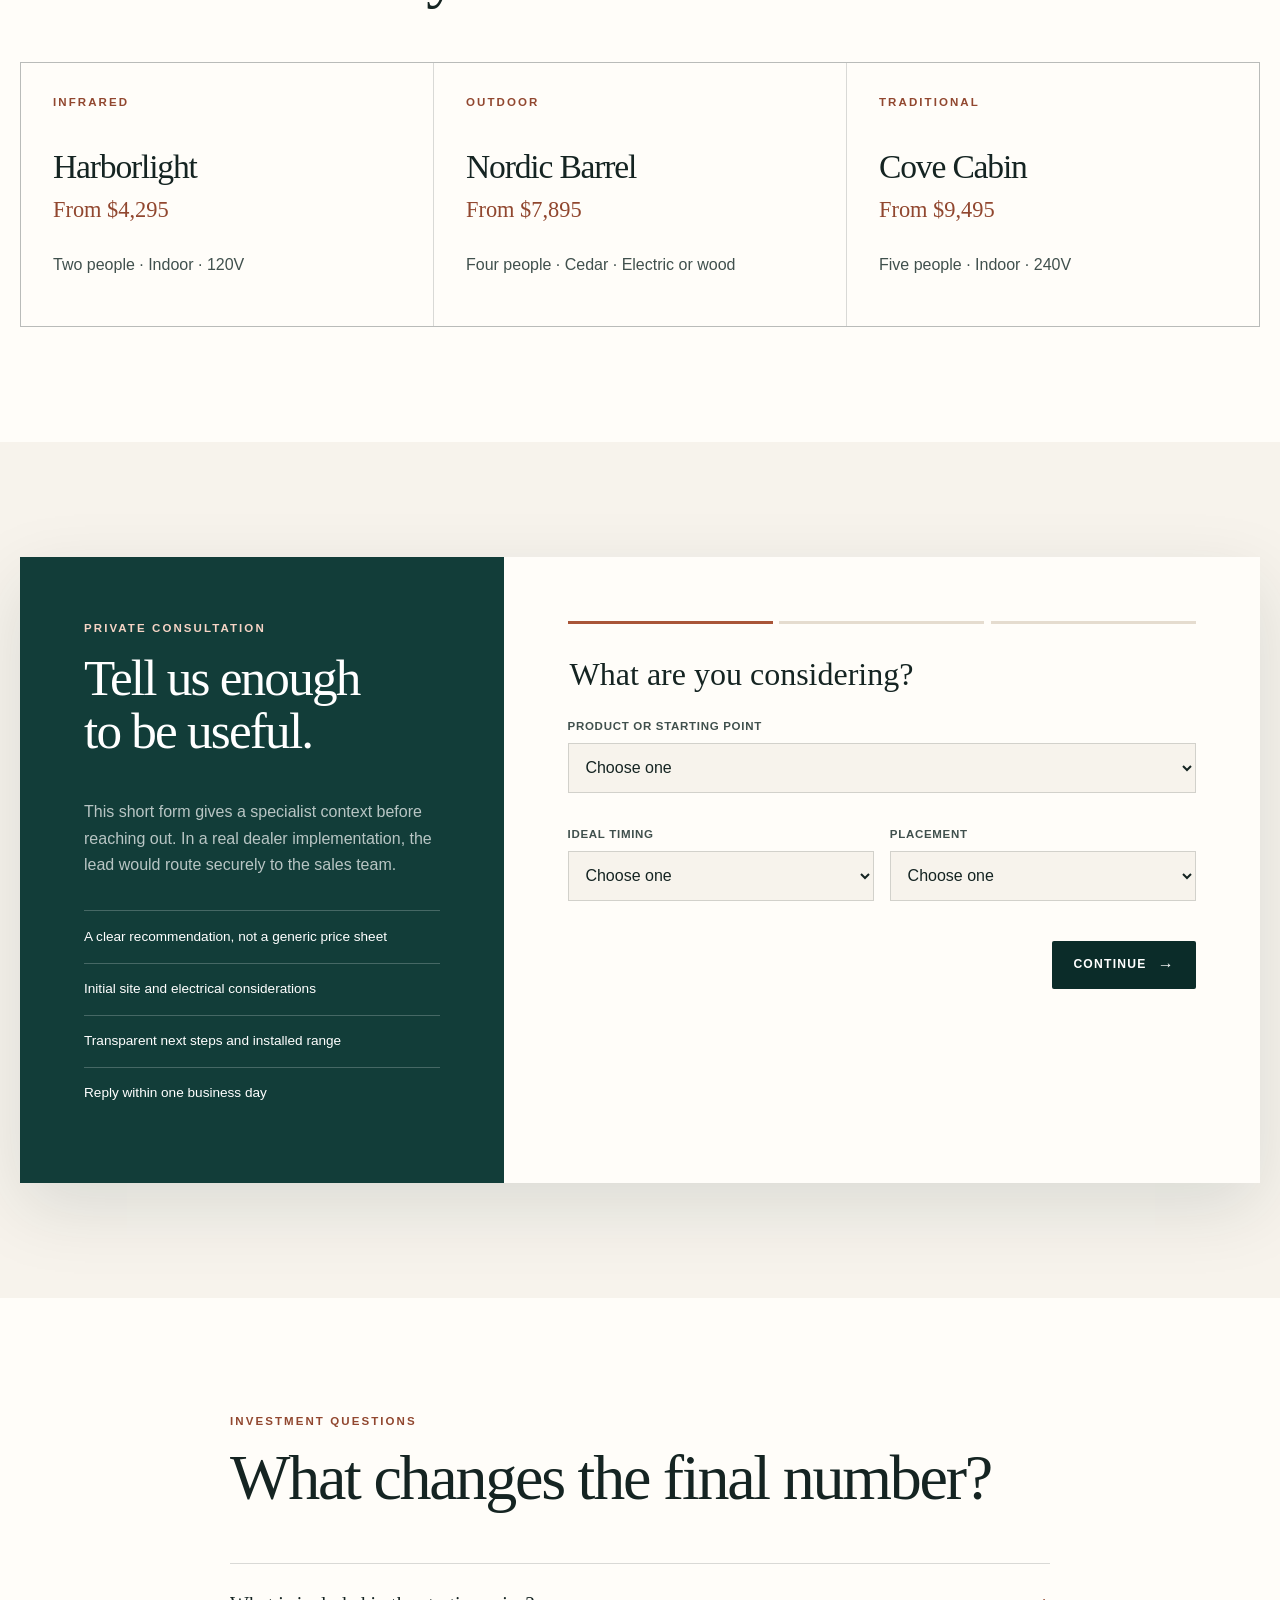
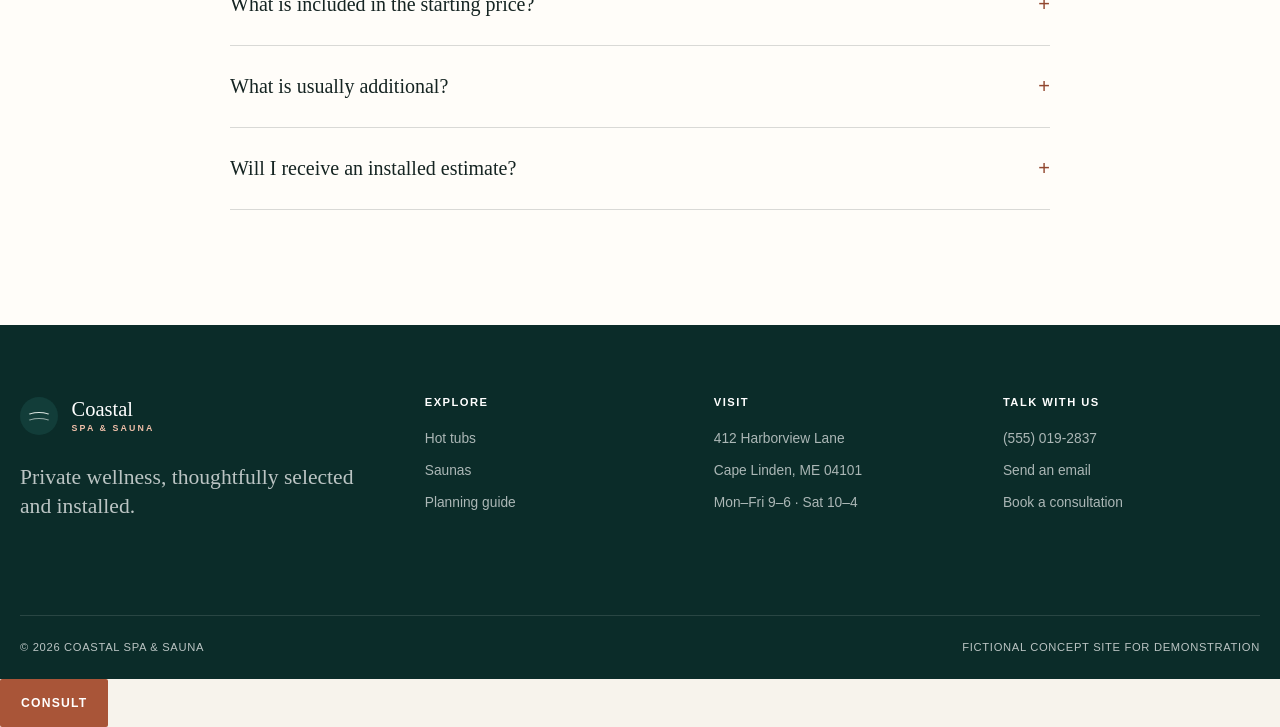
<file: pricing.html>
<!doctype html><html lang="en"><head><meta charset="utf-8"><meta name="viewport" content="width=device-width,initial-scale=1"><title>Investment &amp; Private Consultation | Coastal Spa &amp; Sauna</title><meta name="description" content="Review starting investment ranges and book a private hot tub or sauna consultation with a local Coastal specialist."><meta name="theme-color" content="#0b2c29"><meta property="og:image" content="https://coastal-spa-sauna.thomas-12e.workers.dev/og-coastal.png"><meta name="twitter:card" content="summary_large_image"><link rel="canonical" href="https://coastal-spa-sauna.thomas-12e.workers.dev/pricing.html"><link rel="icon" href="favicon.svg" type="image/svg+xml"><link rel="stylesheet" href="styles.css"><script src="script.js" defer></script></head><body>
<a class="skip-link" href="#main">Skip to main content</a><div class="announcement">Private consultations &middot; White-glove delivery across coastal Maine</div><header class="site-header"><div class="container header-inner"><a class="brand" href="index.html" aria-label="Coastal Spa and Sauna home"><span class="brand-mark" aria-hidden="true"></span><span class="brand-copy"><span class="brand-name">Coastal</span><span class="brand-sub">Spa &amp; Sauna</span></span></a><button class="nav-toggle" type="button" aria-label="Open menu" aria-expanded="false" aria-controls="site-nav"><span></span><span></span><span></span></button><nav class="nav" id="site-nav"><a href="hot-tubs.html">Hot tubs</a><a href="saunas.html">Saunas</a><a href="planning.html">Planning</a><a href="about.html">Our approach</a><a aria-current="page" class="btn btn-primary" href="pricing.html">Book a consultation</a></nav></div></header>
<main id="main"><section class="page-hero pricing-hero"><div class="container"><nav class="breadcrumb" aria-label="Breadcrumb"><a href="index.html">Home</a> / Consultation</nav><div class="page-hero-grid"><div><p class="eyebrow">Investment &amp; consultation</p><h1>Clarity before commitment.</h1></div><div class="page-hero-aside" style="border-color:rgba(255,255,255,.25)"><p class="lede">Understand the starting range, what is included and what the property may require. Then talk with a specialist who can make it specific.</p><a class="text-link" style="color:#fff" href="#consultation">Begin your consultation</a></div></div></div></section>
<section class="section"><div class="container"><div class="section-head"><div><p class="eyebrow">Hot tub investment</p><h2>A useful starting range.</h2></div><p class="lede">Every model includes a fitted cover, standard local delivery, placement, setup and owner orientation.</p></div><div class="investment-grid"><article class="investment-card"><p class="eyebrow">Compact</p><h2>Tidewater 2</h2><p class="price">From $5,995</p><p class="muted">Two seats &middot; 20 jets &middot; 120V option</p></article><article class="investment-card featured"><p class="eyebrow">Everyday</p><h2>Harbor 5</h2><p class="price">From $8,495</p><p class="muted">Five seats &middot; 34 jets &middot; Full-length lounger</p></article><article class="investment-card"><p class="eyebrow">Expansive</p><h2>Driftline 7</h2><p class="price">From $11,995</p><p class="muted">Seven seats &middot; 52 jets &middot; Dual pumps</p></article></div><p class="form-note">Illustrative concept pricing. Site preparation, electrical work, complex access, upgrades and permit requirements are not included unless specifically quoted.</p></div></section>
<section class="section section-paper"><div class="container"><div class="section-head"><div><p class="eyebrow">Sauna investment</p><h2>Three distinct ways into heat.</h2></div></div><div class="investment-grid"><article class="investment-card"><p class="eyebrow">Infrared</p><h2>Harborlight</h2><p class="price">From $4,295</p><p class="muted">Two people &middot; Indoor &middot; 120V</p></article><article class="investment-card"><p class="eyebrow">Outdoor</p><h2>Nordic Barrel</h2><p class="price">From $7,895</p><p class="muted">Four people &middot; Cedar &middot; Electric or wood</p></article><article class="investment-card"><p class="eyebrow">Traditional</p><h2>Cove Cabin</h2><p class="price">From $9,495</p><p class="muted">Five people &middot; Indoor &middot; 240V</p></article></div></div></section>
<section class="section" id="consultation"><div class="container consultation-layout"><aside class="consultation-aside"><p class="eyebrow">Private consultation</p><h2>Tell us enough to be useful.</h2><p>This short form gives a specialist context before reaching out. In a real dealer implementation, the lead would route securely to the sales team.</p><ul class="consultation-points"><li>A clear recommendation, not a generic price sheet</li><li>Initial site and electrical considerations</li><li>Transparent next steps and installed range</li><li>Reply within one business day</li></ul></aside>
<form class="quote-form" id="consultation-form" novalidate><div class="form-progress" aria-label="Form progress"><span class="is-active"></span><span></span><span></span></div>
  <fieldset class="form-step is-active"><legend tabindex="-1">What are you considering?</legend><div class="form-grid"><div class="field full"><label for="model">Product or starting point</label><select id="model" name="model" required><option value="">Choose one</option><option value="not-sure">I’m not sure yet</option><option value="tidewater-2">Tidewater 2 hot tub</option><option value="harbor-5">Harbor 5 hot tub</option><option value="driftline-7">Driftline 7 hot tub</option><option value="harborlight-infrared">Harborlight Infrared sauna</option><option value="nordic-barrel">Nordic Barrel sauna</option><option value="cove-cabin">Cove Cabin sauna</option></select></div><div class="field"><label for="timing">Ideal timing</label><select id="timing" name="timing" required><option value="">Choose one</option><option>Within 3 months</option><option>3–6 months</option><option>6–12 months</option><option>Just exploring</option></select></div><div class="field"><label for="placement">Placement</label><select id="placement" name="placement" required><option value="">Choose one</option><option>Patio or ground-level yard</option><option>Deck</option><option>Indoor wellness room</option><option>Outdoor sauna site</option><option>Not sure</option></select></div></div><div class="form-actions"><span></span><button class="btn btn-dark btn-arrow" type="button" data-next>Continue</button></div></fieldset>
  <fieldset class="form-step"><legend tabindex="-1">What should we know about the space?</legend><div class="form-grid"><div class="field"><label for="zip">ZIP code</label><input id="zip" name="zip" type="text" inputmode="numeric" autocomplete="postal-code" pattern="[0-9]{5}" placeholder="04101" required></div><div class="field"><label for="access">Delivery access</label><select id="access" name="access" required><option value="">Choose one</option><option>Wide, direct access</option><option>Standard gate or narrow turn</option><option>Stairs, slope or complex access</option><option>I’m not sure</option></select></div><div class="field full"><label for="notes">Anything else? <span style="text-transform:none;font-weight:400">(optional)</span></label><textarea id="notes" name="notes" placeholder="Share dimensions, goals, questions or relevant project details."></textarea></div></div><div class="form-actions"><button class="btn btn-outline" type="button" data-back>Back</button><button class="btn btn-dark btn-arrow" type="button" data-next>Continue</button></div></fieldset>
  <fieldset class="form-step"><legend tabindex="-1">How should a specialist reach you?</legend><div class="form-grid"><div class="field"><label for="name">Full name</label><input id="name" name="name" type="text" autocomplete="name" required></div><div class="field"><label for="email">Email</label><input id="email" name="email" type="email" autocomplete="email" required></div><div class="field"><label for="phone">Phone <span style="text-transform:none;font-weight:400">(optional)</span></label><input id="phone" name="phone" type="tel" autocomplete="tel"></div><div class="field"><label for="contact">Preferred reply</label><select id="contact" name="contact" required><option value="">Choose one</option><option>Email</option><option>Phone</option><option>Text message</option></select></div></div><p class="form-note">By submitting, you agree to be contacted about this request. This concept form does not transmit or store personal information.</p><div class="form-actions"><button class="btn btn-outline" type="button" data-back>Back</button><button class="btn btn-primary btn-arrow" type="submit">Request consultation</button></div></fieldset>
  <div class="form-success" tabindex="-1"><p class="eyebrow">Request prepared</p><h2>Thank you.</h2><p class="lede">In a live implementation, your request would now be routed to a local specialist. This demonstration did not transmit or store the information you entered.</p><a class="btn btn-dark" href="index.html">Return home</a></div>
</form></div></section>
<section class="section section-paper"><div class="narrow"><p class="eyebrow">Investment questions</p><h2>What changes the final number?</h2><div class="faq-list"><details><summary>What is included in the starting price?</summary><p>For this concept, the model, fitted cover, standard local delivery, final positioning, startup and owner orientation are included.</p></details><details><summary>What is usually additional?</summary><p>Foundation work, electrical installation, permits, complex access, cranes, premium finishes and optional accessories vary by property and selection.</p></details><details><summary>Will I receive an installed estimate?</summary><p>Yes. The goal of the consultation is to move from a product starting price to a realistic project range with inclusions and assumptions clearly stated.</p></details></div></div></section></main>
<footer class="site-footer"><div class="container footer-main"><div class="footer-brand"><a class="brand" href="index.html"><span class="brand-mark" aria-hidden="true"></span><span class="brand-copy"><span class="brand-name" style="color:#fff">Coastal</span><span class="brand-sub">Spa &amp; Sauna</span></span></a><p>Private wellness, thoughtfully selected and installed.</p></div><div class="footer-col"><h2>Explore</h2><a href="hot-tubs.html">Hot tubs</a><a href="saunas.html">Saunas</a><a href="planning.html">Planning guide</a></div><div class="footer-col"><h2>Visit</h2><span>412 Harborview Lane</span><span>Cape Linden, ME 04101</span><span>Mon–Fri 9–6 &middot; Sat 10–4</span></div><div class="footer-col"><h2>Talk with us</h2><a href="tel:+15550192837">(555) 019-2837</a><a href="mailto:hello@coastalspaandsauna.example">Send an email</a><a href="pricing.html">Book a consultation</a></div></div><div class="container footer-bottom"><span>&copy; <span data-year>2026</span> Coastal Spa &amp; Sauna</span><span>Fictional concept site for demonstration</span></div></footer><a class="btn btn-primary mobile-consult" href="#consultation">Consult</a></body></html>
</file>
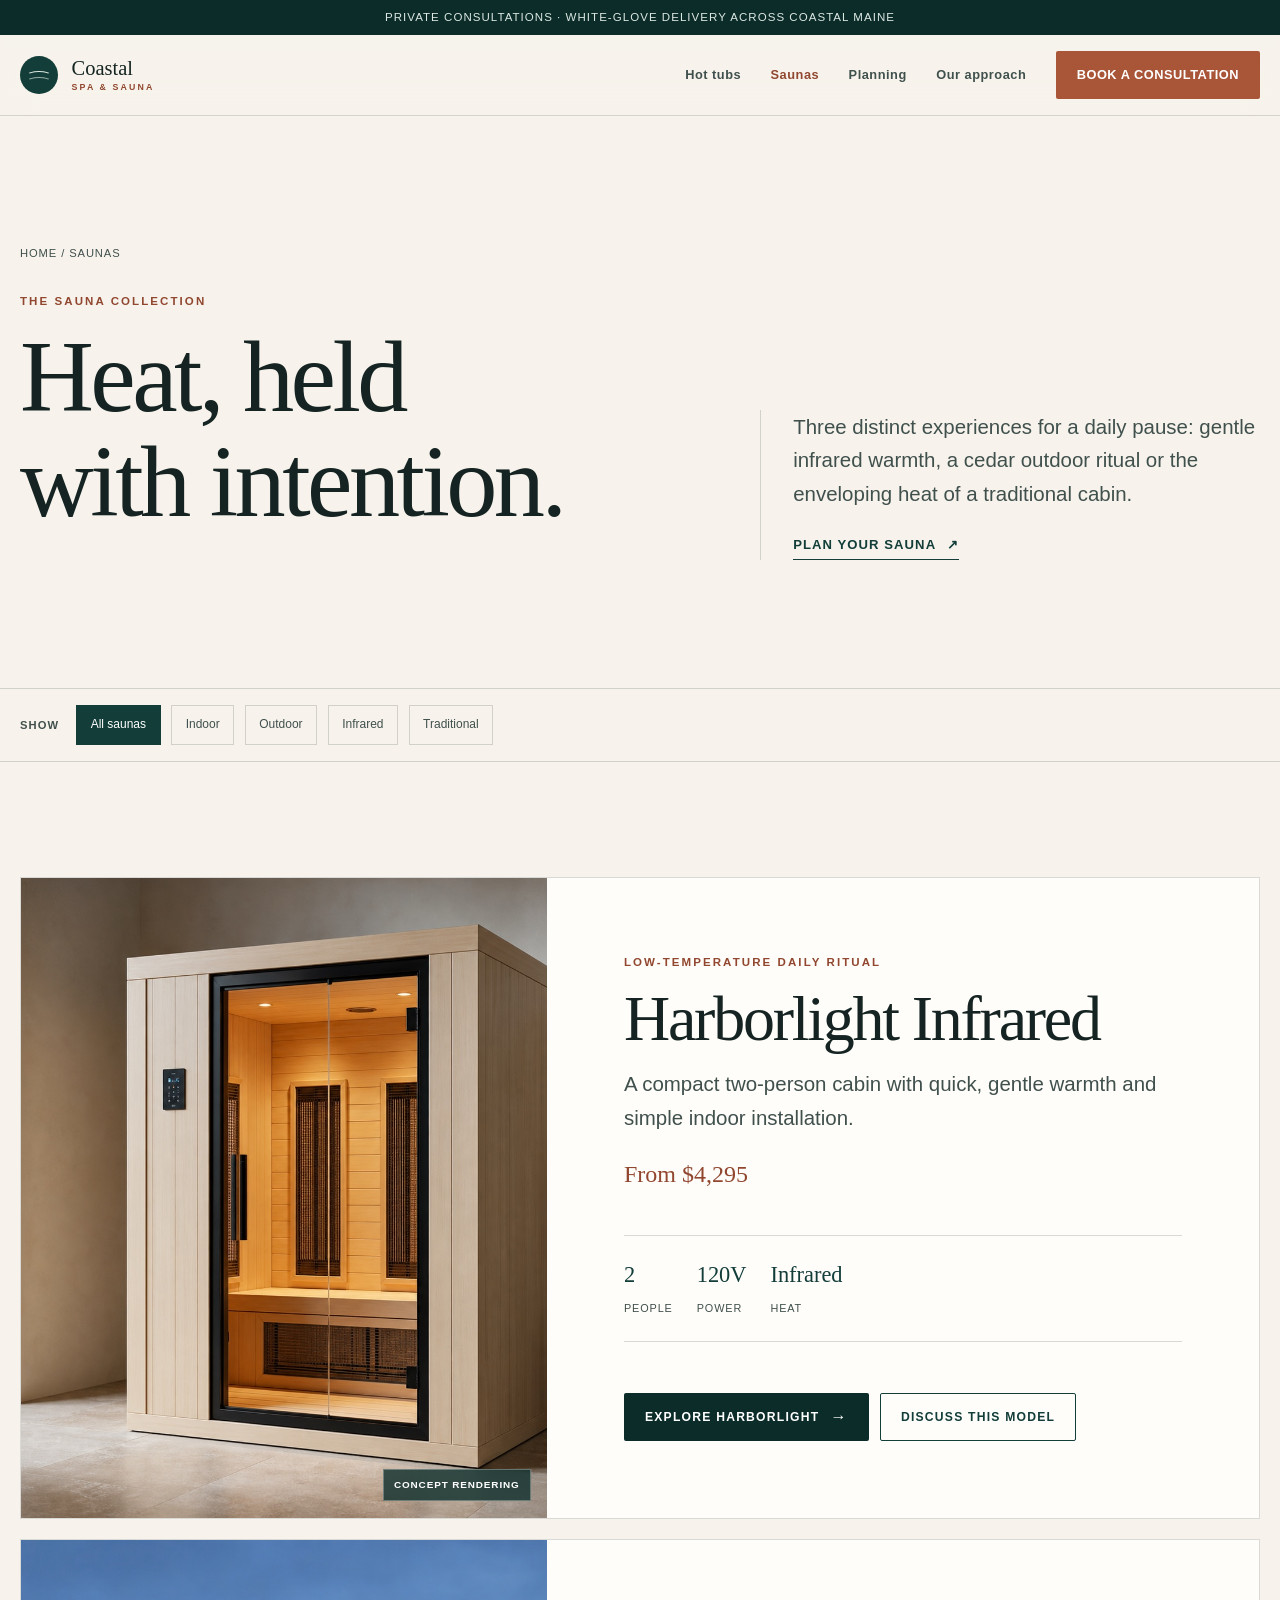
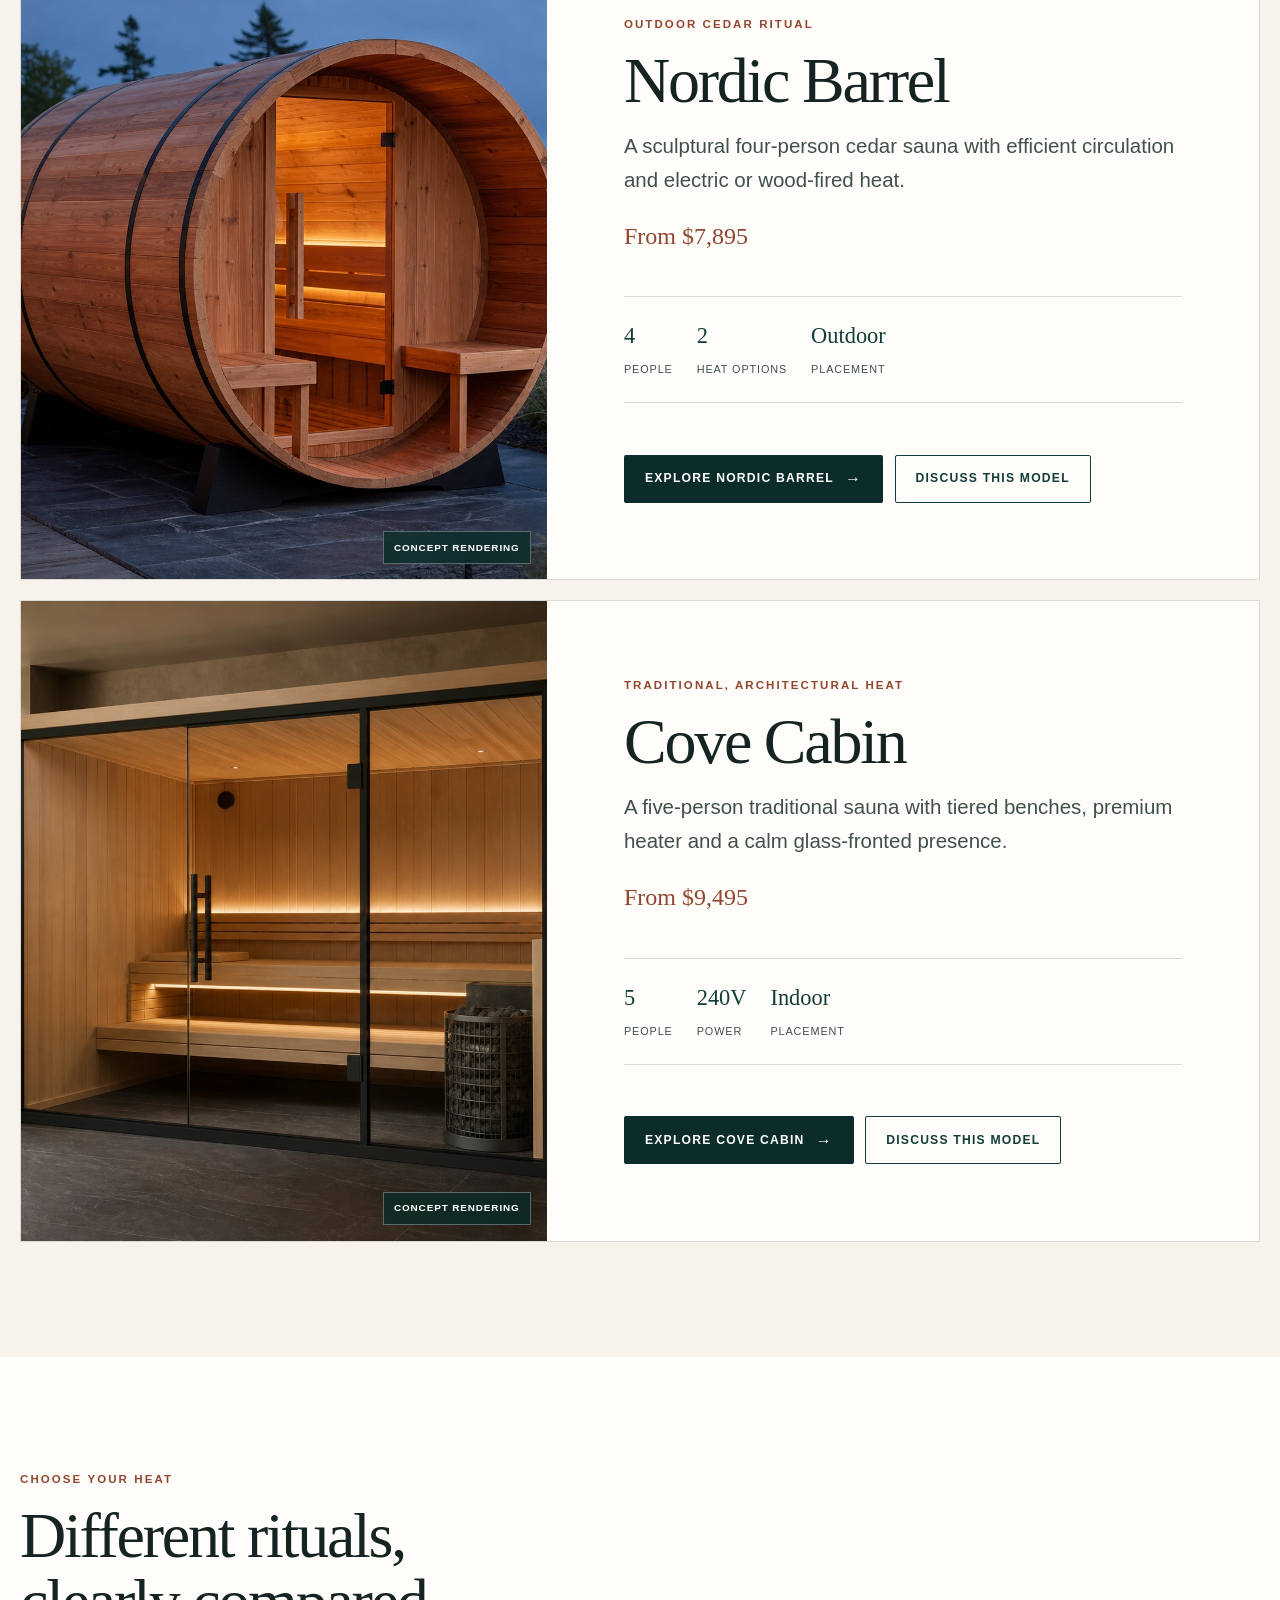
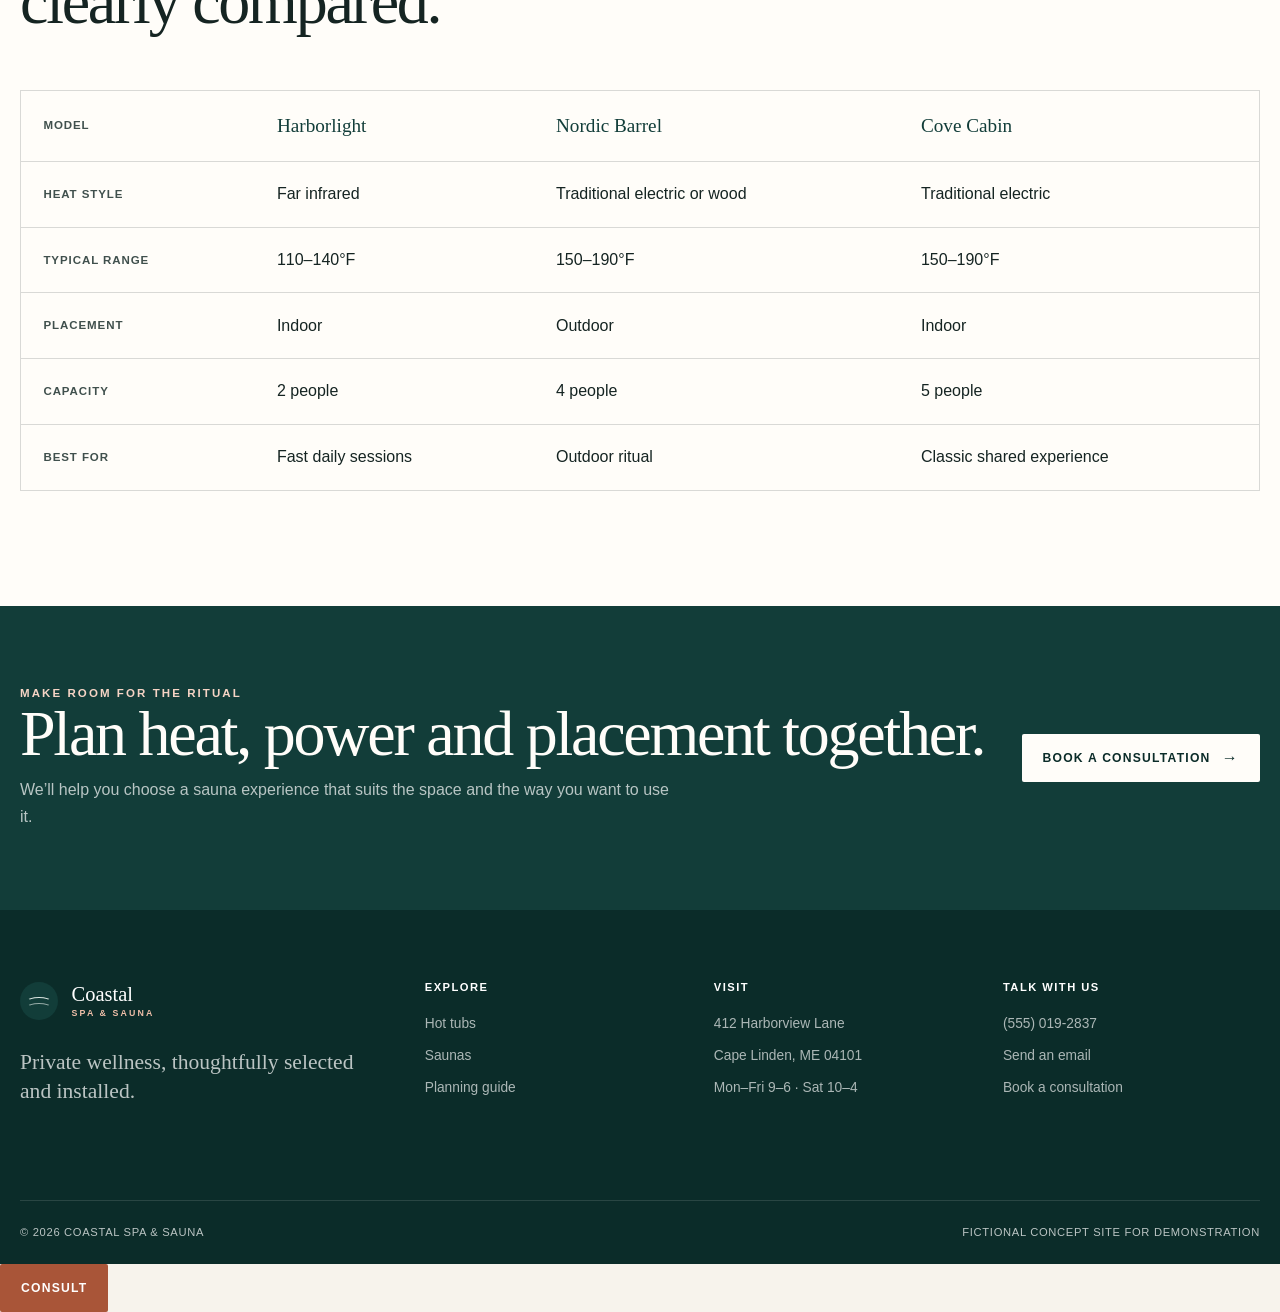
<file: saunas.html>
<!doctype html><html lang="en"><head><meta charset="utf-8"><meta name="viewport" content="width=device-width,initial-scale=1"><title>Home Saunas | Coastal Spa &amp; Sauna</title><meta name="description" content="Compare infrared, outdoor barrel and traditional cabin saunas, with local planning and installation guidance."><meta name="theme-color" content="#0b2c29"><meta property="og:image" content="https://coastal-spa-sauna.thomas-12e.workers.dev/og-coastal.png"><meta name="twitter:card" content="summary_large_image"><link rel="canonical" href="https://coastal-spa-sauna.thomas-12e.workers.dev/saunas.html"><link rel="icon" href="favicon.svg" type="image/svg+xml"><link rel="stylesheet" href="styles.css"><script src="script.js" defer></script></head><body>
<a class="skip-link" href="#main">Skip to main content</a><div class="announcement">Private consultations &middot; White-glove delivery across coastal Maine</div>
<header class="site-header"><div class="container header-inner"><a class="brand" href="index.html" aria-label="Coastal Spa and Sauna home"><span class="brand-mark" aria-hidden="true"></span><span class="brand-copy"><span class="brand-name">Coastal</span><span class="brand-sub">Spa &amp; Sauna</span></span></a><button class="nav-toggle" type="button" aria-label="Open menu" aria-expanded="false" aria-controls="site-nav"><span></span><span></span><span></span></button><nav class="nav" id="site-nav"><a href="hot-tubs.html">Hot tubs</a><a aria-current="page" href="saunas.html">Saunas</a><a href="planning.html">Planning</a><a href="about.html">Our approach</a><a class="btn btn-primary" href="pricing.html">Book a consultation</a></nav></div></header>
<main id="main"><section class="page-hero"><div class="container"><nav class="breadcrumb" aria-label="Breadcrumb"><a href="index.html">Home</a> / Saunas</nav><div class="page-hero-grid"><div><p class="eyebrow">The sauna collection</p><h1>Heat, held with intention.</h1></div><div class="page-hero-aside"><p class="lede">Three distinct experiences for a daily pause: gentle infrared warmth, a cedar outdoor ritual or the enveloping heat of a traditional cabin.</p><a class="text-link" href="pricing.html">Plan your sauna</a></div></div></div></section>
<div class="filter-bar"><div class="container filter-inner"><span class="filter-label">Show</span><button class="filter-btn is-active" type="button" data-filter="all" aria-pressed="true">All saunas</button><button class="filter-btn" type="button" data-filter="indoor" aria-pressed="false">Indoor</button><button class="filter-btn" type="button" data-filter="outdoor" aria-pressed="false">Outdoor</button><button class="filter-btn" type="button" data-filter="infrared" aria-pressed="false">Infrared</button><button class="filter-btn" type="button" data-filter="traditional" aria-pressed="false">Traditional</button></div></div>
<section class="section"><div class="container model-list">
  <article class="model-card reveal" data-categories="indoor infrared compact"><div class="model-card-visual sauna-photo"><img class="sauna-product-image" src="images/harborlight-infrared.jpg" alt="Concept rendering of the Harborlight two-person infrared sauna in a contemporary wellness room" loading="lazy" decoding="async"><span class="concept-badge">Concept rendering</span></div><div class="model-card-copy"><p class="eyebrow">Low-temperature daily ritual</p><h2>Harborlight Infrared</h2><p class="lede">A compact two-person cabin with quick, gentle warmth and simple indoor installation.</p><p class="price">From $4,295</p><div class="stat-row"><div class="stat"><strong>2</strong><span>People</span></div><div class="stat"><strong>120V</strong><span>Power</span></div><div class="stat"><strong>Infrared</strong><span>Heat</span></div></div><div class="model-card-actions"><a class="btn btn-dark btn-arrow" href="harborlight-infrared.html">Explore Harborlight</a><a class="btn btn-outline" href="pricing.html?model=harborlight-infrared">Discuss this model</a></div></div></article>
  <article class="model-card reveal" data-categories="outdoor traditional"><div class="model-card-visual sauna-photo"><img class="sauna-product-image" src="images/nordic-barrel.jpg" alt="Concept rendering of the Nordic Barrel four-person cedar sauna in a coastal garden" loading="lazy" decoding="async"><span class="concept-badge">Concept rendering</span></div><div class="model-card-copy"><p class="eyebrow">Outdoor cedar ritual</p><h2>Nordic Barrel</h2><p class="lede">A sculptural four-person cedar sauna with efficient circulation and electric or wood-fired heat.</p><p class="price">From $7,895</p><div class="stat-row"><div class="stat"><strong>4</strong><span>People</span></div><div class="stat"><strong>2</strong><span>Heat options</span></div><div class="stat"><strong>Outdoor</strong><span>Placement</span></div></div><div class="model-card-actions"><a class="btn btn-dark btn-arrow" href="nordic-barrel.html">Explore Nordic Barrel</a><a class="btn btn-outline" href="pricing.html?model=nordic-barrel">Discuss this model</a></div></div></article>
  <article class="model-card reveal" data-categories="indoor traditional family"><div class="model-card-visual sauna-photo"><img class="sauna-product-image" src="images/cove-cabin.jpg" alt="Concept rendering of the Cove Cabin five-person glass-front traditional sauna" loading="lazy" decoding="async"><span class="concept-badge">Concept rendering</span></div><div class="model-card-copy"><p class="eyebrow">Traditional, architectural heat</p><h2>Cove Cabin</h2><p class="lede">A five-person traditional sauna with tiered benches, premium heater and a calm glass-fronted presence.</p><p class="price">From $9,495</p><div class="stat-row"><div class="stat"><strong>5</strong><span>People</span></div><div class="stat"><strong>240V</strong><span>Power</span></div><div class="stat"><strong>Indoor</strong><span>Placement</span></div></div><div class="model-card-actions"><a class="btn btn-dark btn-arrow" href="cove-cabin.html">Explore Cove Cabin</a><a class="btn btn-outline" href="pricing.html?model=cove-cabin">Discuss this model</a></div></div></article>
</div></section>
<section class="section section-paper"><div class="container"><div class="section-head"><div><p class="eyebrow">Choose your heat</p><h2>Different rituals, clearly compared.</h2></div></div><div class="compare-wrap"><table class="compare-table"><thead><tr><th>Model</th><th>Harborlight</th><th>Nordic Barrel</th><th>Cove Cabin</th></tr></thead><tbody><tr><td>Heat style</td><td>Far infrared</td><td>Traditional electric or wood</td><td>Traditional electric</td></tr><tr><td>Typical range</td><td>110–140°F</td><td>150–190°F</td><td>150–190°F</td></tr><tr><td>Placement</td><td>Indoor</td><td>Outdoor</td><td>Indoor</td></tr><tr><td>Capacity</td><td>2 people</td><td>4 people</td><td>5 people</td></tr><tr><td>Best for</td><td>Fast daily sessions</td><td>Outdoor ritual</td><td>Classic shared experience</td></tr></tbody></table></div></div></section>
<section class="consult-band"><div class="container consult-inner"><div><p class="eyebrow">Make room for the ritual</p><h2>Plan heat, power and placement together.</h2><p>We’ll help you choose a sauna experience that suits the space and the way you want to use it.</p></div><a class="btn btn-light btn-arrow" href="pricing.html">Book a consultation</a></div></section></main>
<footer class="site-footer"><div class="container footer-main"><div class="footer-brand"><a class="brand" href="index.html"><span class="brand-mark" aria-hidden="true"></span><span class="brand-copy"><span class="brand-name" style="color:#fff">Coastal</span><span class="brand-sub">Spa &amp; Sauna</span></span></a><p>Private wellness, thoughtfully selected and installed.</p></div><div class="footer-col"><h2>Explore</h2><a href="hot-tubs.html">Hot tubs</a><a href="saunas.html">Saunas</a><a href="planning.html">Planning guide</a></div><div class="footer-col"><h2>Visit</h2><span>412 Harborview Lane</span><span>Cape Linden, ME 04101</span><span>Mon–Fri 9–6 &middot; Sat 10–4</span></div><div class="footer-col"><h2>Talk with us</h2><a href="tel:+15550192837">(555) 019-2837</a><a href="mailto:hello@coastalspaandsauna.example">Send an email</a><a href="pricing.html">Book a consultation</a></div></div><div class="container footer-bottom"><span>&copy; <span data-year>2026</span> Coastal Spa &amp; Sauna</span><span>Fictional concept site for demonstration</span></div></footer><a class="btn btn-primary mobile-consult" href="pricing.html">Consult</a></body></html>
</file>
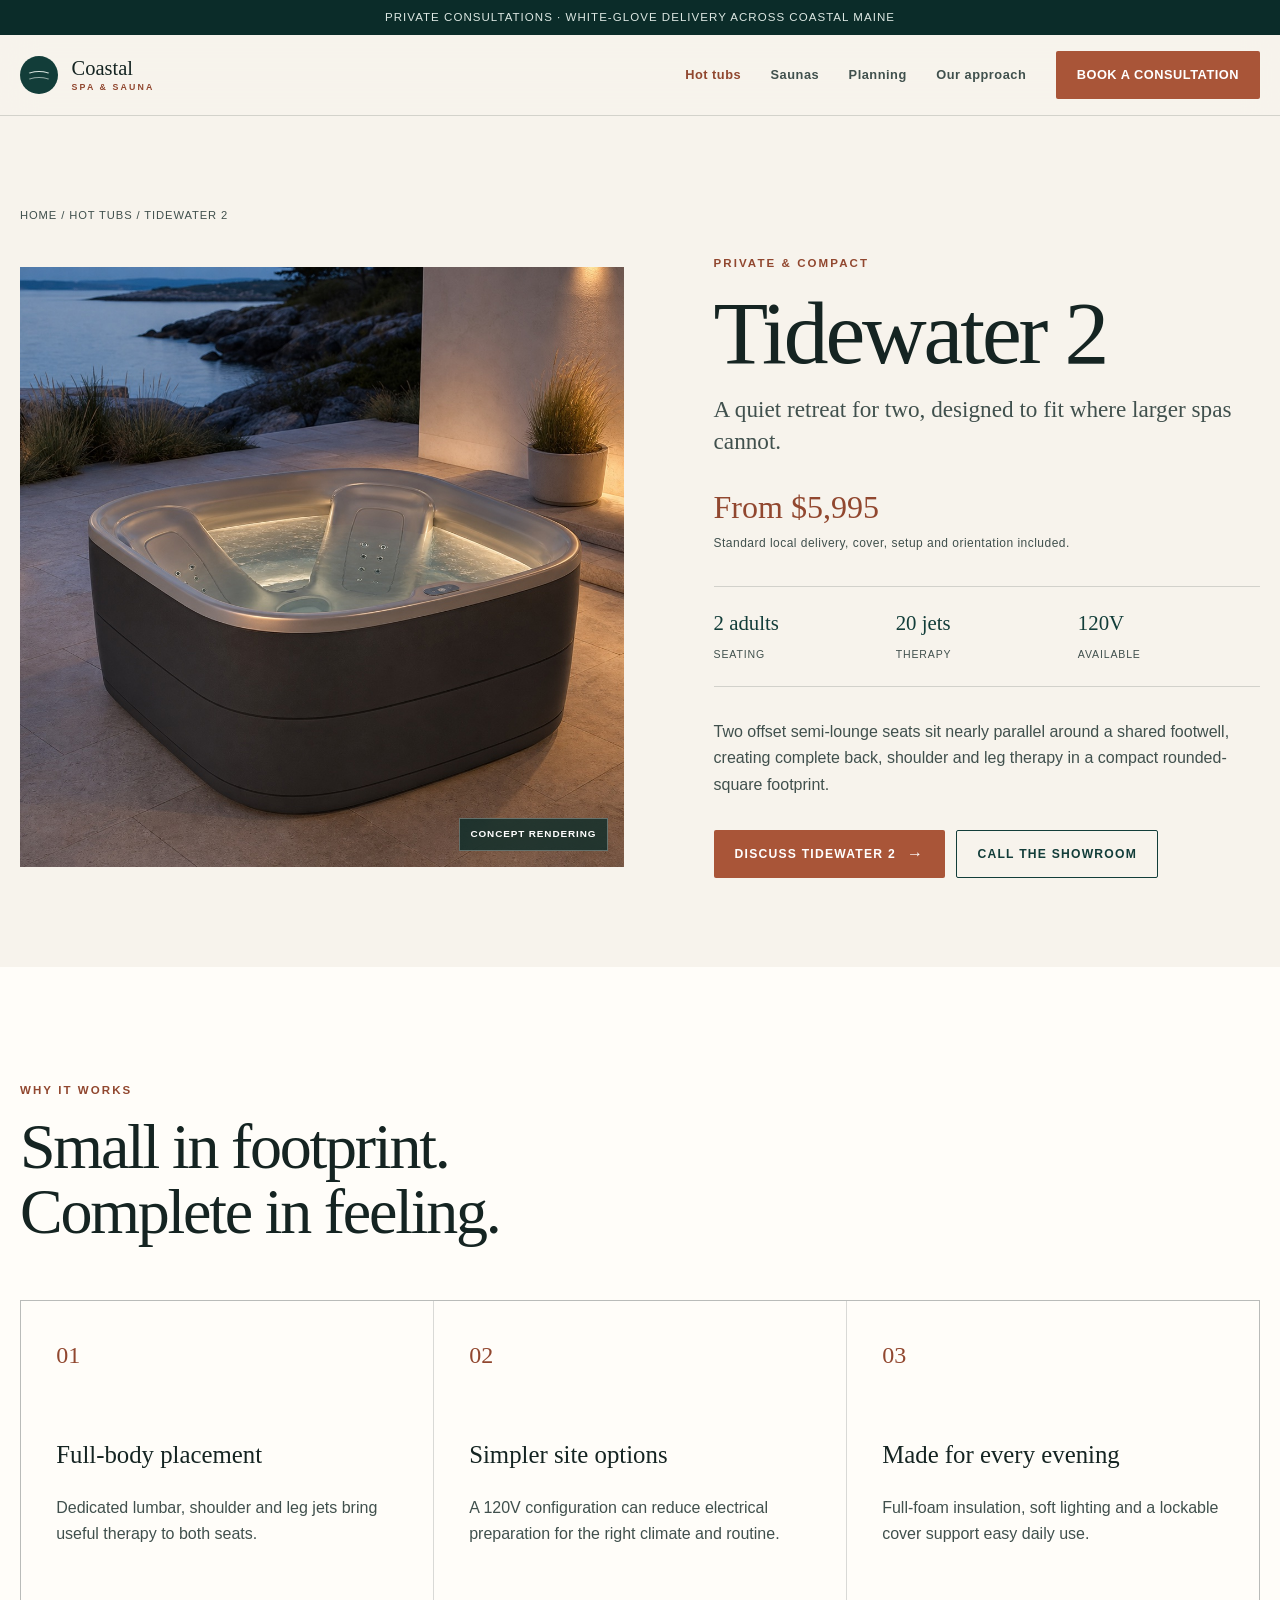
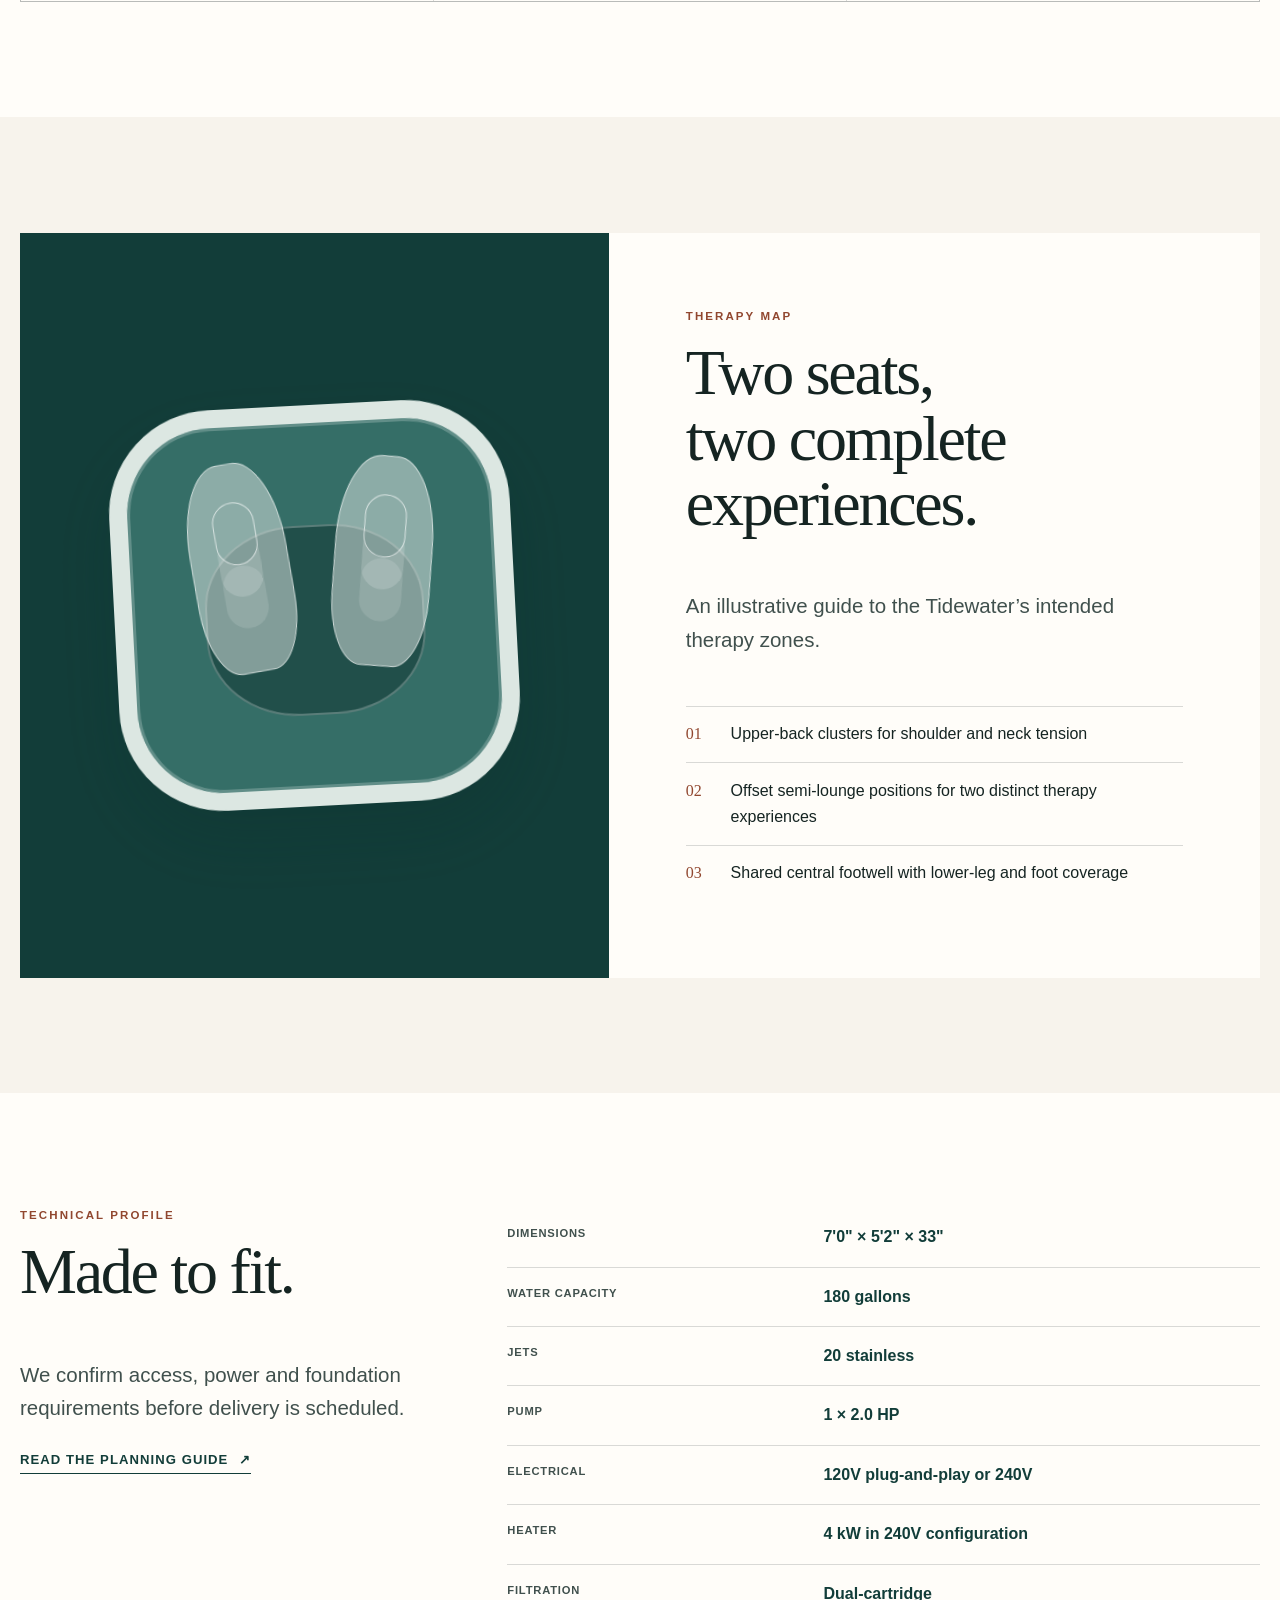
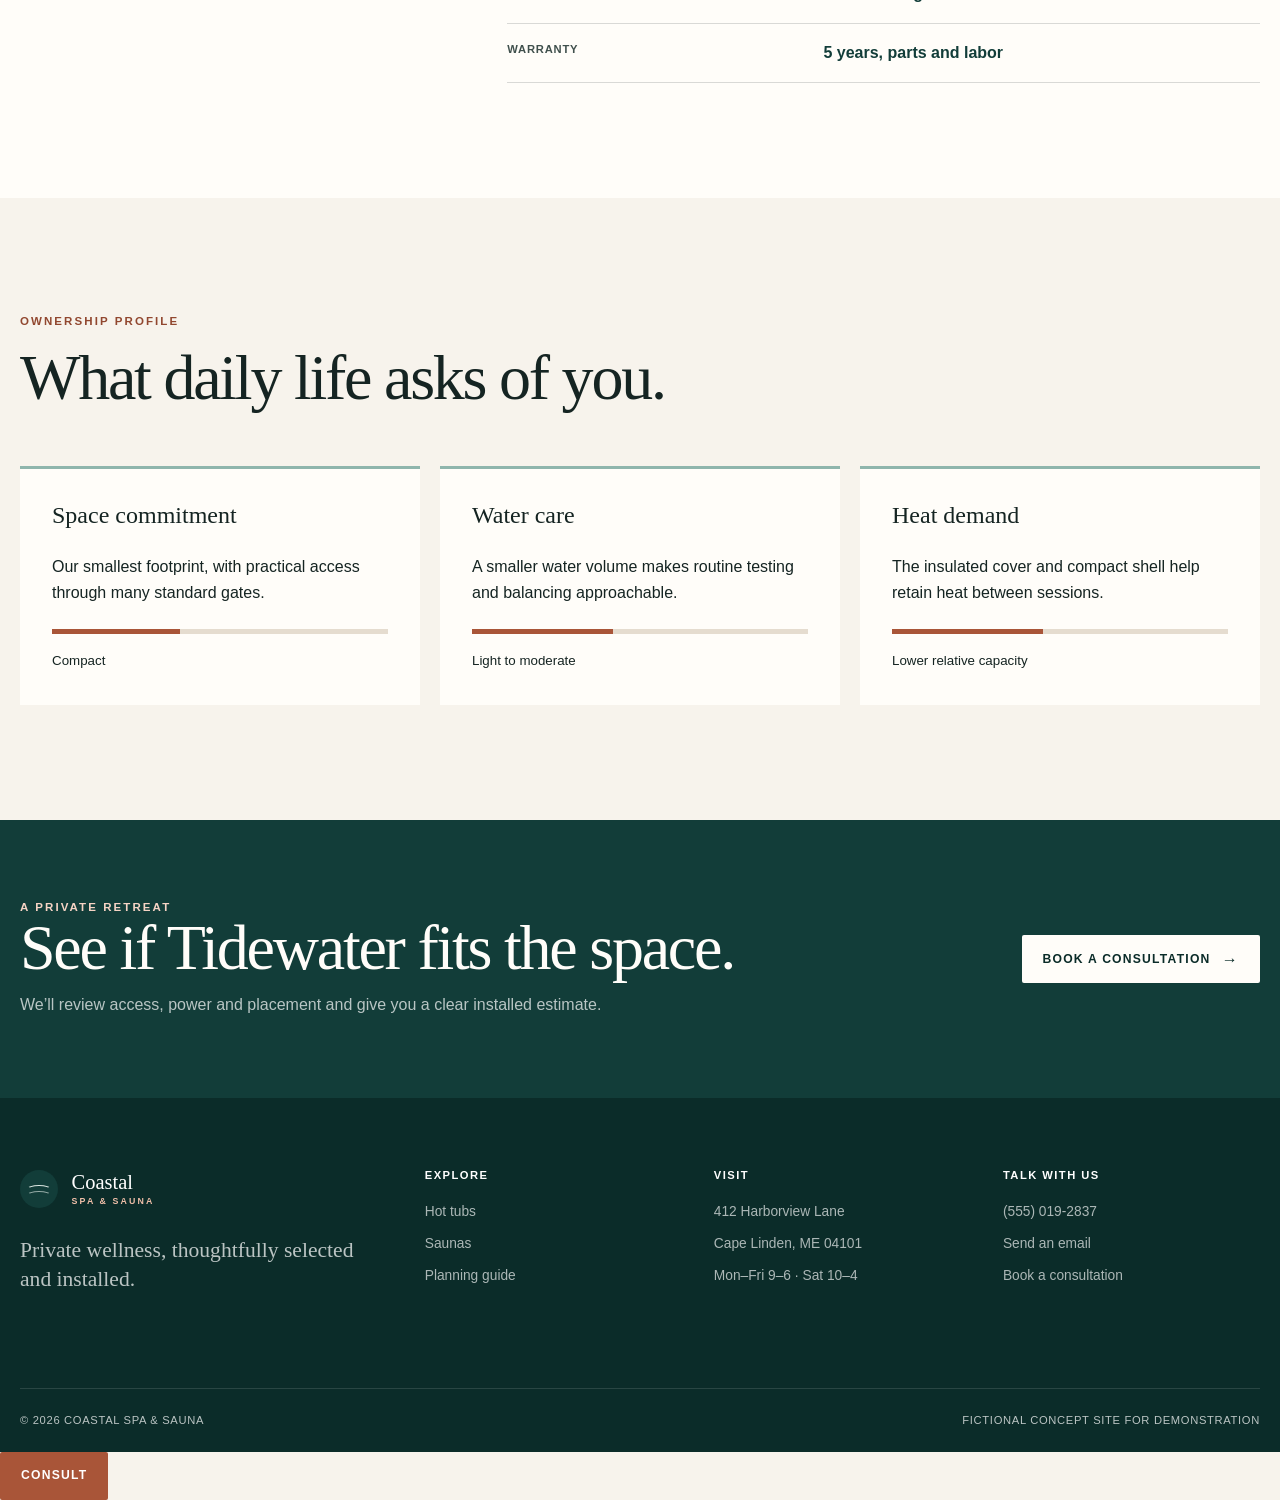
<file: tidewater-2.html>
<!doctype html><html lang="en"><head><meta charset="utf-8"><meta name="viewport" content="width=device-width,initial-scale=1"><title>Tidewater 2 Compact Hot Tub | Coastal Spa &amp; Sauna</title><meta name="description" content="Explore the Tidewater 2, a compact two-seat therapy spa with a 120V option, 20 jets and local white-glove installation."><meta name="theme-color" content="#0b2c29"><meta property="og:image" content="https://coastal-spa-sauna.thomas-12e.workers.dev/og-coastal.png"><meta name="twitter:card" content="summary_large_image"><link rel="canonical" href="https://coastal-spa-sauna.thomas-12e.workers.dev/tidewater-2.html"><link rel="icon" href="favicon.svg" type="image/svg+xml"><link rel="stylesheet" href="styles.css"><script src="script.js" defer></script><script type="application/ld+json">{"@context":"https://schema.org","@type":"Product","name":"Tidewater 2","description":"Compact two-seat hot tub with 20 jets and a 120V option.","brand":{"@type":"Brand","name":"Coastal Spa & Sauna"},"offers":{"@type":"Offer","price":"5995","priceCurrency":"USD","availability":"https://schema.org/InStock"}}</script></head><body>
<a class="skip-link" href="#main">Skip to main content</a><div class="announcement">Private consultations &middot; White-glove delivery across coastal Maine</div><header class="site-header"><div class="container header-inner"><a class="brand" href="index.html" aria-label="Coastal Spa and Sauna home"><span class="brand-mark" aria-hidden="true"></span><span class="brand-copy"><span class="brand-name">Coastal</span><span class="brand-sub">Spa &amp; Sauna</span></span></a><button class="nav-toggle" type="button" aria-label="Open menu" aria-expanded="false" aria-controls="site-nav"><span></span><span></span><span></span></button><nav class="nav" id="site-nav"><a aria-current="page" href="hot-tubs.html">Hot tubs</a><a href="saunas.html">Saunas</a><a href="planning.html">Planning</a><a href="about.html">Our approach</a><a class="btn btn-primary" href="pricing.html?model=tidewater-2">Book a consultation</a></nav></div></header>
<main id="main"><section class="pd-hero"><div class="container"><nav class="breadcrumb" aria-label="Breadcrumb"><a href="index.html">Home</a> / <a href="hot-tubs.html">Hot tubs</a> / Tidewater 2</nav><div class="pd-grid"><div class="pd-stage product-photo-stage"><img class="product-image" src="images/tidewater-2-modern-v2.jpg" alt="Concept rendering of the Tidewater 2 compact hot tub on a coastal terrace" decoding="async" fetchpriority="high"><span class="concept-badge">Concept rendering</span></div><div class="pd-info pd-sticky"><p class="eyebrow">Private &amp; compact</p><h1>Tidewater 2</h1><p class="pd-tagline">A quiet retreat for two, designed to fit where larger spas cannot.</p><p class="pd-price">From $5,995<small>Standard local delivery, cover, setup and orientation included.</small></p><div class="fit-list"><div class="fit-item"><strong>2 adults</strong><span>Seating</span></div><div class="fit-item"><strong>20 jets</strong><span>Therapy</span></div><div class="fit-item"><strong>120V</strong><span>Available</span></div></div><p class="muted">Two offset semi-lounge seats sit nearly parallel around a shared footwell, creating complete back, shoulder and leg therapy in a compact rounded-square footprint.</p><div class="pd-actions"><a class="btn btn-primary btn-arrow" href="pricing.html?model=tidewater-2">Discuss Tidewater 2</a><a class="btn btn-outline" href="tel:+15550192837">Call the showroom</a></div></div></div></div></section>
<section class="section section-paper"><div class="container"><div class="section-head"><div><p class="eyebrow">Why it works</p><h2>Small in footprint. Complete in feeling.</h2></div></div><div class="benefit-grid"><article class="benefit"><span class="benefit-no">01</span><h3>Full-body placement</h3><p>Dedicated lumbar, shoulder and leg jets bring useful therapy to both seats.</p></article><article class="benefit"><span class="benefit-no">02</span><h3>Simpler site options</h3><p>A 120V configuration can reduce electrical preparation for the right climate and routine.</p></article><article class="benefit"><span class="benefit-no">03</span><h3>Made for every evening</h3><p>Full-foam insulation, soft lighting and a lockable cover support easy daily use.</p></article></div></div></section>
<section class="section"><div class="container therapy-map"><div class="therapy-visual"><div class="spa-diagram tidewater-plan" aria-hidden="true"><i class="seat tidewater-seat tidewater-seat-1"></i><i class="seat tidewater-seat tidewater-seat-2"></i></div></div><div class="therapy-copy"><p class="eyebrow">Therapy map</p><h2>Two seats, two complete experiences.</h2><p class="lede">An illustrative guide to the Tidewater’s intended therapy zones.</p><ol class="zone-list"><li><span>01</span><span>Upper-back clusters for shoulder and neck tension</span></li><li><span>02</span><span>Offset semi-lounge positions for two distinct therapy experiences</span></li><li><span>03</span><span>Shared central footwell with lower-leg and foot coverage</span></li></ol></div></div></section>
<section class="section section-paper"><div class="container spec-layout"><div><p class="eyebrow">Technical profile</p><h2>Made to fit.</h2><p class="lede">We confirm access, power and foundation requirements before delivery is scheduled.</p><a class="text-link" href="planning.html">Read the planning guide</a></div><table class="spec-table"><tbody><tr><th>Dimensions</th><td>7'0" × 5'2" × 33"</td></tr><tr><th>Water capacity</th><td>180 gallons</td></tr><tr><th>Jets</th><td>20 stainless</td></tr><tr><th>Pump</th><td>1 × 2.0 HP</td></tr><tr><th>Electrical</th><td>120V plug-and-play or 240V</td></tr><tr><th>Heater</th><td>4 kW in 240V configuration</td></tr><tr><th>Filtration</th><td>Dual-cartridge</td></tr><tr><th>Warranty</th><td>5 years, parts and labor</td></tr></tbody></table></div></section>
<section class="section"><div class="container"><div class="section-head"><div><p class="eyebrow">Ownership profile</p><h2>What daily life asks of you.</h2></div></div><div class="ownership-grid"><article class="ownership-card"><h3>Space commitment</h3><p>Our smallest footprint, with practical access through many standard gates.</p><div class="bar-meter"><span style="width:38%"></span></div><small>Compact</small></article><article class="ownership-card"><h3>Water care</h3><p>A smaller water volume makes routine testing and balancing approachable.</p><div class="bar-meter"><span style="width:42%"></span></div><small>Light to moderate</small></article><article class="ownership-card"><h3>Heat demand</h3><p>The insulated cover and compact shell help retain heat between sessions.</p><div class="bar-meter"><span style="width:45%"></span></div><small>Lower relative capacity</small></article></div></div></section>
<section class="consult-band"><div class="container consult-inner"><div><p class="eyebrow">A private retreat</p><h2>See if Tidewater fits the space.</h2><p>We’ll review access, power and placement and give you a clear installed estimate.</p></div><a class="btn btn-light btn-arrow" href="pricing.html?model=tidewater-2">Book a consultation</a></div></section></main>
<footer class="site-footer"><div class="container footer-main"><div class="footer-brand"><a class="brand" href="index.html"><span class="brand-mark" aria-hidden="true"></span><span class="brand-copy"><span class="brand-name" style="color:#fff">Coastal</span><span class="brand-sub">Spa &amp; Sauna</span></span></a><p>Private wellness, thoughtfully selected and installed.</p></div><div class="footer-col"><h2>Explore</h2><a href="hot-tubs.html">Hot tubs</a><a href="saunas.html">Saunas</a><a href="planning.html">Planning guide</a></div><div class="footer-col"><h2>Visit</h2><span>412 Harborview Lane</span><span>Cape Linden, ME 04101</span><span>Mon–Fri 9–6 &middot; Sat 10–4</span></div><div class="footer-col"><h2>Talk with us</h2><a href="tel:+15550192837">(555) 019-2837</a><a href="mailto:hello@coastalspaandsauna.example">Send an email</a><a href="pricing.html">Book a consultation</a></div></div><div class="container footer-bottom"><span>&copy; <span data-year>2026</span> Coastal Spa &amp; Sauna</span><span>Fictional concept site for demonstration</span></div></footer><a class="btn btn-primary mobile-consult" href="pricing.html?model=tidewater-2">Consult</a></body></html>
</file>
<file: styles.css>
:root {
  --ink: #152422;
  --ink-soft: #40504d;
  --pine: #123d39;
  --pine-deep: #0b2c29;
  --sea-glass: #8fb5ac;
  --sea-mist: #dce7e2;
  --oyster: #f7f3ec;
  --sand: #e5dccf;
  --paper: #fffdf9;
  --copper: #a95538;
  --copper-dark: #91472f;
  --line: rgba(21, 36, 34, 0.16);
  --shadow: 0 24px 70px rgba(11, 44, 41, 0.12);
  --display: "Iowan Old Style", "Baskerville", "Palatino Linotype", Georgia, serif;
  --sans: Inter, ui-sans-serif, -apple-system, BlinkMacSystemFont, "Segoe UI", sans-serif;
  --max: 1240px;
  --header-h: 80px;
}

*, *::before, *::after { box-sizing: border-box; }
html { scroll-behavior: smooth; }
body {
  margin: 0;
  color: var(--ink);
  background: var(--oyster);
  font-family: var(--sans);
  font-size: 16px;
  line-height: 1.65;
  text-rendering: optimizeLegibility;
}
body.nav-open { overflow: hidden; }
img { display: block; max-width: 100%; }
a { color: inherit; }
button, input, select, textarea { font: inherit; }
button { color: inherit; }

:focus-visible {
  outline: 3px solid var(--copper);
  outline-offset: 4px;
}

.skip-link {
  position: fixed;
  top: 12px;
  left: 12px;
  z-index: 1000;
  transform: translateY(-180%);
  padding: .65rem 1rem;
  background: var(--paper);
  border: 1px solid var(--ink);
}
.skip-link:focus { transform: none; }

.container { width: min(calc(100% - 40px), var(--max)); margin-inline: auto; }
.narrow { width: min(calc(100% - 40px), 820px); margin-inline: auto; }
.eyebrow {
  margin: 0 0 1rem;
  color: var(--copper-dark);
  font-size: .72rem;
  font-weight: 750;
  letter-spacing: .18em;
  line-height: 1.3;
  text-transform: uppercase;
}
h1, h2, h3, p { margin-top: 0; }
h1, h2, h3 { text-wrap: balance; }
h1, h2 {
  font-family: var(--display);
  font-weight: 500;
  letter-spacing: -.035em;
  line-height: 1.02;
}
h1 { font-size: clamp(3.2rem, 8vw, 7.2rem); }
h2 { font-size: clamp(2.3rem, 5vw, 4.5rem); }
h3 { font-size: 1.35rem; line-height: 1.2; }
.lede { max-width: 680px; color: var(--ink-soft); font-size: clamp(1.06rem, 2vw, 1.28rem); }
.kicker { color: var(--ink-soft); font-size: .9rem; letter-spacing: .06em; text-transform: uppercase; }
.muted { color: var(--ink-soft); }
.text-link {
  display: inline-flex;
  gap: .65rem;
  align-items: center;
  padding-bottom: .18rem;
  color: var(--pine);
  border-bottom: 1px solid currentColor;
  font-size: .82rem;
  font-weight: 750;
  letter-spacing: .08em;
  text-decoration: none;
  text-transform: uppercase;
}
.text-link::after { content: "\2197"; transition: transform .2s ease; }
.text-link:hover::after { transform: translate(3px, -3px); }

.announcement {
  padding: .5rem 20px;
  color: var(--sea-mist);
  background: var(--pine-deep);
  font-size: .72rem;
  letter-spacing: .09em;
  text-align: center;
  text-transform: uppercase;
}
.site-header {
  position: sticky;
  top: 0;
  z-index: 100;
  min-height: var(--header-h);
  background: color-mix(in srgb, var(--oyster) 92%, transparent);
  border-bottom: 1px solid var(--line);
  backdrop-filter: blur(16px);
}
.header-inner { min-height: var(--header-h); display: flex; align-items: center; justify-content: space-between; gap: 1rem; }
.brand { display: inline-flex; align-items: center; gap: .85rem; color: var(--ink); text-decoration: none; }
.brand-mark {
  position: relative;
  width: 38px;
  aspect-ratio: 1;
  overflow: hidden;
  background: var(--pine);
  border-radius: 50%;
}
.brand-mark::before,
.brand-mark::after {
  content: "";
  position: absolute;
  left: 7px;
  width: 24px;
  height: 8px;
  border: 1.5px solid var(--sea-mist);
  border-color: var(--sea-mist) transparent transparent;
  border-radius: 50%;
}
.brand-mark::before { top: 15px; }
.brand-mark::after { top: 21px; opacity: .65; }
.brand-copy { display: grid; line-height: 1; }
.brand-name { font-family: var(--display); font-size: 1.28rem; }
.brand-sub { margin-top: .3rem; color: var(--copper-dark); font-size: .55rem; font-weight: 750; letter-spacing: .24em; text-transform: uppercase; }
.nav { display: flex; align-items: center; gap: clamp(1.1rem, 2.3vw, 2rem); }
.nav a { color: var(--ink-soft); font-size: .8rem; font-weight: 650; letter-spacing: .04em; text-decoration: none; }
.nav a:hover, .nav a[aria-current="page"] { color: var(--copper-dark); }
.nav .btn-primary { color: #fff; }
.nav-toggle { display: none; width: 46px; height: 46px; padding: 10px; background: transparent; border: 1px solid var(--line); cursor: pointer; }
.nav-toggle span { display: block; width: 100%; height: 1px; margin: 6px 0; background: var(--ink); transition: .25s ease; }
.site-header.nav-open .nav-toggle span:first-child { transform: translateY(7px) rotate(45deg); }
.site-header.nav-open .nav-toggle span:nth-child(2) { opacity: 0; }
.site-header.nav-open .nav-toggle span:last-child { transform: translateY(-7px) rotate(-45deg); }

.btn {
  display: inline-flex;
  min-height: 48px;
  align-items: center;
  justify-content: center;
  gap: .7rem;
  padding: .78rem 1.25rem;
  border: 1px solid transparent;
  border-radius: 2px;
  font-size: .76rem;
  font-weight: 780;
  letter-spacing: .1em;
  line-height: 1.2;
  text-decoration: none;
  text-transform: uppercase;
  transition: background .2s ease, color .2s ease, transform .2s ease, border-color .2s ease;
}
.btn:hover { transform: translateY(-2px); }
.btn-primary { color: #fff; background: var(--copper); }
.btn-primary:hover { background: var(--copper-dark); }
.btn-dark { color: #fff; background: var(--pine-deep); }
.btn-dark:hover { background: var(--pine); }
.btn-outline { color: var(--pine); border-color: var(--pine); background: transparent; }
.btn-outline:hover { color: #fff; background: var(--pine); }
.btn-light { color: var(--pine-deep); background: var(--paper); }
.btn-light:hover { background: var(--sea-mist); }
.btn-arrow::after { content: "\2192"; font-size: 1rem; }

.hero-home {
  position: relative;
  min-height: min(820px, calc(100vh - 110px));
  overflow: hidden;
  color: var(--paper);
  background: var(--pine-deep);
}
.hero-home::before {
  content: "";
  position: absolute;
  inset: 0;
  opacity: .5;
  background:
    radial-gradient(circle at 72% 34%, rgba(143,181,172,.32), transparent 23%),
    linear-gradient(115deg, transparent 0 47%, rgba(255,255,255,.035) 47% 48%, transparent 48% 100%);
}
.hero-grid { position: relative; z-index: 1; min-height: inherit; display: grid; grid-template-columns: 1.08fr .92fr; align-items: center; gap: 4rem; padding-block: 4.25rem; }
.hero-copy h1 { max-width: 720px; margin-bottom: 1.5rem; font-size: clamp(3rem, 5vw, 4.8rem); }
.hero-copy .eyebrow { color: #d99b7e; }
.hero-copy .lede { color: rgba(255,255,255,.74); }
.hero-actions { display: flex; flex-wrap: wrap; gap: .85rem; margin-top: 2rem; }
.hero-note { margin-top: 2.6rem; color: rgba(255,255,255,.55); font-size: .78rem; letter-spacing: .05em; }
.hero-stage { position: relative; min-height: 520px; display: grid; place-items: center; }
.hero-stage.home-hero-photo { min-height: 560px; overflow: hidden; border: 1px solid rgba(255,255,255,.18); box-shadow: 0 36px 90px rgba(0,0,0,.28); }
.home-hero-photo::after { content: ""; position: absolute; inset: 0; background: linear-gradient(180deg, transparent 45%, rgba(7,41,38,.42)); pointer-events: none; }
.home-hero-photo .concept-badge { top: 1rem; bottom: auto; }
.stage-label {
  position: absolute;
  right: 0;
  bottom: 1rem;
  z-index: 2;
  width: 175px;
  padding: 1rem;
  color: var(--ink);
  background: rgba(247,243,236,.94);
  border-left: 2px solid var(--copper);
  backdrop-filter: blur(10px);
  font-size: .74rem;
}
.stage-label strong { display: block; margin-bottom: .3rem; color: var(--pine); font-family: var(--display); font-size: 1.08rem; }

.proof-bar { border-bottom: 1px solid var(--line); background: var(--paper); }
.proof-grid { display: grid; grid-template-columns: repeat(4, 1fr); }
.proof-item { padding: 1.6rem; border-left: 1px solid var(--line); }
.proof-item:last-child { border-right: 1px solid var(--line); }
.proof-item strong { display: block; color: var(--pine); font-family: var(--display); font-size: 1.55rem; font-weight: 500; }
.proof-item span { color: var(--ink-soft); font-size: .72rem; letter-spacing: .06em; text-transform: uppercase; }

.section { padding-block: clamp(5rem, 9vw, 9rem); }
.section-paper { background: var(--paper); }
.section-dark { color: var(--paper); background: var(--pine-deep); }
.section-sand { background: var(--sand); }
.section-head { display: flex; justify-content: space-between; align-items: end; gap: 2rem; margin-bottom: 3.5rem; }
.section-head h2 { max-width: 760px; margin-bottom: 0; }
.section-head .lede { max-width: 440px; margin-bottom: .4rem; }

.finder-shell { display: grid; grid-template-columns: .74fr 1.26fr; background: var(--paper); box-shadow: var(--shadow); }
.finder-intro { padding: clamp(2rem, 5vw, 4.5rem); color: var(--paper); background: var(--pine); }
.finder-intro h2 { font-size: clamp(2.5rem, 4vw, 4rem); }
.finder-intro p { color: rgba(255,255,255,.7); }
.finder-steps { display: grid; gap: 1.1rem; margin: 2rem 0 0; padding: 0; counter-reset: finder; list-style: none; }
.finder-steps li { display: flex; align-items: center; gap: .8rem; color: rgba(255,255,255,.72); font-size: .82rem; }
.finder-steps li::before { counter-increment: finder; content: counter(finder); display: grid; width: 28px; height: 28px; flex: 0 0 auto; place-items: center; border: 1px solid rgba(255,255,255,.38); border-radius: 50%; font-size: .7rem; }
.finder-form { padding: clamp(2rem, 5vw, 4.5rem); }
.finder-question { margin: 0 0 2rem; padding: 0; border: 0; }
.finder-question legend { margin-bottom: .8rem; font-family: var(--display); font-size: 1.22rem; }
.choice-row { display: flex; flex-wrap: wrap; gap: .55rem; }
.choice { position: relative; }
.choice input { position: absolute; opacity: 0; pointer-events: none; }
.choice span { display: block; padding: .72rem .95rem; color: var(--ink-soft); background: var(--oyster); border: 1px solid var(--line); cursor: pointer; font-size: .82rem; }
.choice input:checked + span { color: #fff; background: var(--pine); border-color: var(--pine); }
.choice input:focus-visible + span { outline: 3px solid var(--copper); outline-offset: 3px; }
.finder-result { display: none; margin-top: 2rem; padding: 1.5rem; background: var(--sea-mist); border-left: 3px solid var(--copper); }
.finder-result.is-visible { display: block; animation: rise .4s ease both; }
.finder-result h3 { margin-bottom: .45rem; font-family: var(--display); font-size: 1.7rem; }
.finder-result p { margin-bottom: 1rem; color: var(--ink-soft); }

.collection-grid { display: grid; grid-template-columns: 1.12fr .88fr; gap: 1.25rem; }
.collection-card {
  position: relative;
  min-height: 540px;
  overflow: hidden;
  padding: clamp(2rem, 4vw, 4rem);
  color: var(--paper);
  background: var(--pine);
  text-decoration: none;
}
.collection-card:nth-child(2) { background: #4a392e; }
.collection-card-hot-tub {
  background-image: linear-gradient(180deg, rgba(11,44,41,.08), rgba(11,44,41,.9)), url("images/harbor-5-modern-v2.jpg");
  background-position: center;
  background-size: cover;
}
.collection-card-sauna {
  background-image: linear-gradient(180deg, rgba(11,44,41,.1), rgba(11,44,41,.88)), url("images/nordic-barrel.jpg");
  background-position: center;
  background-size: cover;
}
.collection-card::after {
  content: "";
  position: absolute;
  right: -5%;
  bottom: -22%;
  width: 68%;
  aspect-ratio: 1;
  border: 1px solid rgba(255,255,255,.22);
  border-radius: 50%;
  box-shadow: 0 0 0 45px rgba(255,255,255,.035), 0 0 0 90px rgba(255,255,255,.025);
  transition: transform .6s ease;
}
.collection-card:nth-child(2)::after { border-radius: 50% 50% 8% 8%; }
.collection-card:hover::after { transform: translate(-4%, -4%) scale(1.06); }
.collection-card .number { color: rgba(255,255,255,.45); font-size: .7rem; letter-spacing: .12em; }
.collection-card h3 { max-width: 420px; margin-top: 50%; margin-bottom: 1rem; font-family: var(--display); font-size: clamp(2.3rem, 4vw, 4rem); font-weight: 500; }
.collection-card p { max-width: 420px; color: rgba(255,255,255,.7); }
.collection-card .text-link { color: #fff; }

.feature-story { display: grid; grid-template-columns: 1.05fr .95fr; min-height: 650px; }
.model-stage { position: relative; display: grid; min-height: 560px; place-items: center; overflow: hidden; background: var(--sea-mist); }
.model-stage::before { content: ""; position: absolute; width: 70%; aspect-ratio: 1; border: 1px solid rgba(18,61,57,.2); border-radius: 50%; box-shadow: 0 0 0 70px rgba(255,255,255,.25), 0 0 0 140px rgba(255,255,255,.16); }
.model-stage.featured-product-photo::before { display: none; }
.spa-diagram { position: relative; z-index: 1; width: min(410px, 72%); aspect-ratio: 1.08; transform: rotate(-5deg); background: #356e67; border: 18px solid var(--paper); border-radius: 18%; box-shadow: 0 30px 70px rgba(11,44,41,.22), inset 0 0 0 3px rgba(255,255,255,.22); }
.spa-diagram::before { content: ""; position: absolute; inset: 17%; background: #214f4a; border: 2px solid rgba(255,255,255,.26); border-radius: 42%; }
.seat { position: absolute; z-index: 2; width: 25%; aspect-ratio: 1; background: rgba(220,231,226,.52); border: 1px solid rgba(255,255,255,.58); border-radius: 46% 46% 40% 40%; }
.seat::after { content: ""; position: absolute; inset: 25%; border: 1px solid rgba(255,255,255,.65); border-radius: 50%; }
.seat-1 { top: 9%; left: 14%; transform: rotate(-35deg); }
.seat-2 { top: 8%; right: 14%; transform: rotate(35deg); }
.seat-3 { top: 38%; right: 4%; transform: rotate(86deg); }
.seat-4 { bottom: 8%; right: 17%; transform: rotate(145deg); }
.seat-5 { bottom: 8%; left: 17%; transform: rotate(-145deg); }
.tidewater-plan { width: min(420px, 68%); aspect-ratio: 1; transform: rotate(-3deg); border-radius: 26%; }
.tidewater-plan::before { inset: 28% 20% 20%; border-radius: 42%; }
.tidewater-plan .tidewater-seat { top: 10%; width: 27%; height: 58%; aspect-ratio: auto; border-radius: 42% 42% 34% 34%; }
.tidewater-plan .tidewater-seat::after { inset: 18% 28% 52%; border-radius: 999px; box-shadow: 0 32px 0 rgba(255,255,255,.16), 0 64px 0 rgba(255,255,255,.12); }
.tidewater-plan .tidewater-seat-1 { left: 17%; transform: rotate(-7deg); }
.tidewater-plan .tidewater-seat-2 { right: 17%; transform: rotate(7deg); }
.story-copy { display: flex; flex-direction: column; justify-content: center; padding: clamp(3rem, 7vw, 6rem); background: var(--paper); }
.story-copy h2 { margin-bottom: 1.4rem; }
.story-copy .price { margin: 1.5rem 0; color: var(--copper-dark); font-family: var(--display); font-size: 1.65rem; }
.stat-row { display: flex; flex-wrap: wrap; gap: 1.5rem; margin: 1rem 0 2rem; padding-block: 1.3rem; border-block: 1px solid var(--line); }
.stat strong { display: block; color: var(--pine); font-family: var(--display); font-size: 1.4rem; font-weight: 500; }
.stat span { color: var(--ink-soft); font-size: .68rem; letter-spacing: .08em; text-transform: uppercase; }

.compare-wrap { overflow-x: auto; background: var(--paper); border: 1px solid var(--line); }
.compare-table { width: 100%; min-width: 760px; border-collapse: collapse; }
.compare-table th, .compare-table td { padding: 1.2rem 1.4rem; border-bottom: 1px solid var(--line); text-align: left; }
.compare-table th { color: var(--pine); font-family: var(--display); font-size: 1.2rem; font-weight: 500; }
.compare-table th:first-child, .compare-table td:first-child { color: var(--ink-soft); font-family: var(--sans); font-size: .72rem; font-weight: 700; letter-spacing: .08em; text-transform: uppercase; }
.compare-table tr:last-child td { border-bottom: 0; }
.compare-table .recommended { background: rgba(220,231,226,.55); }

.process-grid { display: grid; grid-template-columns: repeat(4, 1fr); border-top: 1px solid var(--line); }
.process-step { position: relative; padding: 2rem 1.6rem 0 0; }
.process-step::before { content: ""; position: absolute; top: -5px; left: 0; width: 9px; height: 9px; background: var(--copper); border-radius: 50%; }
.process-step .step-no { display: block; margin-bottom: 2rem; color: var(--copper-dark); font-family: var(--display); font-size: 1.7rem; }
.process-step h3 { margin-bottom: .6rem; font-family: var(--display); font-weight: 500; }
.process-step p { color: var(--ink-soft); font-size: .9rem; }

.quote-layout { display: grid; grid-template-columns: .8fr 1.2fr; align-items: stretch; }
.quote-feature { min-height: 560px; padding: clamp(2.5rem, 6vw, 5rem); color: var(--paper); background: var(--copper-dark); }
.finder-intro .eyebrow,
.quote-feature .eyebrow,
.consult-band .eyebrow,
.consultation-aside .eyebrow,
.about-panel.dark .eyebrow { color: #f6d4c5; }
.quote-feature blockquote { margin: 0; font-family: var(--display); font-size: clamp(2rem, 4vw, 3.6rem); line-height: 1.13; }
.quote-feature cite { display: block; margin-top: 2rem; color: rgba(255,255,255,.7); font-family: var(--sans); font-size: .76rem; font-style: normal; letter-spacing: .08em; text-transform: uppercase; }
.quote-notes { display: grid; grid-template-columns: repeat(2, 1fr); background: var(--paper); }
.quote-note { padding: 2.5rem; border: 1px solid var(--line); border-left: 0; }
.quote-note:nth-child(n+3) { border-top: 0; }
.quote-note .stars { color: var(--copper); letter-spacing: .18em; }
.quote-note p { color: var(--ink-soft); }
.quote-note footer { font-size: .78rem; font-weight: 750; letter-spacing: .06em; text-transform: uppercase; }

.faq-list { border-top: 1px solid var(--line); }
.faq-list details { border-bottom: 1px solid var(--line); }
.faq-list summary { display: flex; justify-content: space-between; gap: 1rem; padding: 1.5rem 0; cursor: pointer; font-family: var(--display); font-size: 1.25rem; list-style: none; }
.faq-list summary::-webkit-details-marker { display: none; }
.faq-list summary::after { content: "+"; color: var(--copper-dark); font-family: var(--sans); }
.faq-list details[open] summary::after { content: "\2212"; }
.faq-list details p { max-width: 760px; padding-bottom: 1.5rem; color: var(--ink-soft); }

.consult-band { padding-block: 5rem; color: var(--paper); background: var(--pine); }
.consult-inner { display: grid; grid-template-columns: 1fr auto; align-items: center; gap: 2rem; }
.consult-inner h2 { margin-bottom: .7rem; font-size: clamp(2.5rem, 5vw, 4.6rem); }
.consult-inner p { max-width: 650px; margin-bottom: 0; color: rgba(255,255,255,.7); }

.site-footer { color: rgba(255,255,255,.72); background: var(--pine-deep); }
.footer-main { display: grid; grid-template-columns: 1.45fr repeat(3, 1fr); gap: 2rem; padding-block: 4.5rem; }
.footer-brand p { max-width: 340px; margin-top: 1.2rem; font-family: var(--display); font-size: 1.35rem; line-height: 1.35; }
.footer-col h2 { margin-bottom: 1.2rem; color: #fff; font-family: var(--sans); font-size: .7rem; font-weight: 750; letter-spacing: .13em; text-transform: uppercase; }
.footer-col a, .footer-col span { display: block; margin: .6rem 0; color: rgba(255,255,255,.66); font-size: .86rem; text-decoration: none; }
.footer-col a:hover { color: #fff; }
.footer-bottom { display: flex; justify-content: space-between; gap: 1rem; padding-block: 1.4rem; border-top: 1px solid rgba(255,255,255,.12); font-size: .7rem; letter-spacing: .06em; text-transform: uppercase; }
.site-footer .brand-sub { color: #f0bfa9; }

.page-hero { padding-block: clamp(5rem, 10vw, 9rem); border-bottom: 1px solid var(--line); }
.page-hero-grid { display: grid; grid-template-columns: 1.15fr .85fr; align-items: end; gap: 4rem; }
.page-hero h1 { max-width: 850px; margin-bottom: 1.6rem; font-size: clamp(3.7rem, 8vw, 7.4rem); }
.page-hero-aside { padding-left: 2rem; border-left: 1px solid var(--line); }
.breadcrumb { margin-bottom: 2rem; color: var(--ink-soft); font-size: .7rem; letter-spacing: .08em; text-transform: uppercase; }
.breadcrumb a { text-decoration: none; }

.filter-bar { position: sticky; top: var(--header-h); z-index: 40; padding-block: 1rem; background: color-mix(in srgb, var(--oyster) 94%, transparent); border-bottom: 1px solid var(--line); backdrop-filter: blur(14px); }
.filter-inner { display: flex; align-items: center; gap: .65rem; overflow-x: auto; }
.filter-label { margin-right: .4rem; color: var(--ink-soft); font-size: .7rem; font-weight: 750; letter-spacing: .1em; text-transform: uppercase; white-space: nowrap; }
.filter-btn { min-height: 40px; padding: .55rem .85rem; color: var(--ink-soft); background: transparent; border: 1px solid var(--line); cursor: pointer; font-size: .75rem; white-space: nowrap; }
.filter-btn.is-active { color: #fff; background: var(--pine); border-color: var(--pine); }

.model-list { display: grid; gap: 1.25rem; }
.model-card { display: grid; grid-template-columns: .85fr 1.15fr; min-height: 480px; background: var(--paper); border: 1px solid var(--line); }
.model-card[hidden] { display: none; }
.model-card-visual { position: relative; display: grid; place-items: center; overflow: hidden; background: var(--sea-mist); }
.model-card-visual::before { content: ""; position: absolute; width: 72%; aspect-ratio: 1; border: 1px solid rgba(18,61,57,.15); border-radius: 50%; box-shadow: 0 0 0 55px rgba(255,255,255,.25), 0 0 0 110px rgba(255,255,255,.15); }
.model-card-visual.sauna-photo::before,
.model-card-visual.product-photo::before,
.pd-stage.sauna-photo-stage::before,
.pd-stage.product-photo-stage::before { display: none; }
.sauna-product-image { position: absolute; inset: 0; width: 100%; height: 100%; object-fit: cover; object-position: center; }
.product-image { position: absolute; inset: 0; width: 100%; height: 100%; object-fit: cover; object-position: center; }
.model-card .sauna-product-image { transition: transform .7s cubic-bezier(.22,1,.36,1); }
.model-card .product-image { transition: transform .7s cubic-bezier(.22,1,.36,1); }
.model-card:hover .sauna-product-image { transform: scale(1.025); }
.model-card:hover .product-image { transform: scale(1.025); }
.concept-badge { position: absolute; right: 1rem; bottom: 1rem; z-index: 2; padding: .45rem .65rem; color: #fff; background: rgba(11,44,41,.78); border: 1px solid rgba(255,255,255,.3); backdrop-filter: blur(10px); font-size: .62rem; font-weight: 750; letter-spacing: .09em; text-transform: uppercase; }
.model-card-copy { display: flex; flex-direction: column; justify-content: center; padding: clamp(2.5rem, 6vw, 5rem); }
.model-card-copy h2 { margin-bottom: 1rem; font-size: clamp(2.5rem, 5vw, 4.2rem); }
.model-card-copy .price { color: var(--copper-dark); font-family: var(--display); font-size: 1.5rem; }
.model-card-actions { display: flex; flex-wrap: wrap; gap: .7rem; margin-top: 1.2rem; }

.pd-hero { padding-block: clamp(3rem, 7vw, 7rem); }
.pd-grid { display: grid; grid-template-columns: 1.05fr .95fr; gap: clamp(3rem, 7vw, 7rem); align-items: center; }
.pd-stage { position: relative; min-height: 620px; display: grid; place-items: center; overflow: hidden; background: var(--sea-mist); }
.pd-stage::before { content: ""; position: absolute; width: 72%; aspect-ratio: 1; border: 1px solid rgba(18,61,57,.17); border-radius: 50%; box-shadow: 0 0 0 80px rgba(255,255,255,.2), 0 0 0 160px rgba(255,255,255,.12); }
.pd-stage.sauna-photo-stage { min-height: 600px; background: var(--sand); }
.pd-stage.product-photo-stage { min-height: 600px; background: var(--sand); }
.pd-stage .spa-diagram { width: min(460px, 68%); }
.pd-info h1 { margin-bottom: 1rem; font-size: clamp(3.7rem, 7vw, 6.6rem); }
.pd-tagline { color: var(--ink-soft); font-family: var(--display); font-size: 1.45rem; line-height: 1.35; }
.pd-price { margin: 1.5rem 0; color: var(--copper-dark); font-family: var(--display); font-size: 2rem; }
.pd-price small { display: block; color: var(--ink-soft); font-family: var(--sans); font-size: .75rem; letter-spacing: .04em; }
.pd-actions { display: flex; flex-wrap: wrap; gap: .7rem; margin-top: 2rem; }
.fit-list { display: grid; grid-template-columns: repeat(3, 1fr); margin: 2rem 0; border-block: 1px solid var(--line); }
.fit-item { padding: 1.2rem .8rem 1.2rem 0; }
.fit-item strong { display: block; color: var(--pine); font-family: var(--display); font-size: 1.3rem; font-weight: 500; }
.fit-item span { color: var(--ink-soft); font-size: .66rem; letter-spacing: .08em; text-transform: uppercase; }
.pd-sticky { position: sticky; top: calc(var(--header-h) + 2rem); }

.benefit-grid { display: grid; grid-template-columns: repeat(3, 1fr); gap: 1px; background: var(--line); border: 1px solid var(--line); }
.benefit { min-height: 300px; padding: 2.2rem; background: var(--paper); }
.benefit-no { display: block; margin-bottom: 4rem; color: var(--copper-dark); font-family: var(--display); font-size: 1.5rem; }
.benefit h3 { font-family: var(--display); font-size: 1.55rem; font-weight: 500; }
.benefit p { color: var(--ink-soft); }

.therapy-map { display: grid; grid-template-columns: .95fr 1.05fr; min-height: 600px; background: var(--paper); }
.therapy-visual { display: grid; place-items: center; background: var(--pine); }
.therapy-visual .spa-diagram { width: min(420px, 68%); border-color: var(--sea-mist); }
.therapy-copy { display: flex; flex-direction: column; justify-content: center; padding: clamp(2.5rem, 6vw, 5rem); }
.zone-list { margin: 1.8rem 0 0; padding: 0; list-style: none; }
.zone-list li { display: grid; grid-template-columns: 32px 1fr; gap: .8rem; padding: .9rem 0; border-top: 1px solid var(--line); }
.zone-list span:first-child { color: var(--copper-dark); font-family: var(--display); }

.spec-layout { display: grid; grid-template-columns: .72fr 1.28fr; gap: 4rem; }
.spec-table { width: 100%; border-collapse: collapse; }
.spec-table th, .spec-table td { padding: 1rem 0; border-bottom: 1px solid var(--line); text-align: left; vertical-align: top; }
.spec-table th { width: 42%; color: var(--ink-soft); font-size: .7rem; letter-spacing: .07em; text-transform: uppercase; }
.spec-table td { color: var(--pine); font-weight: 650; }

.ownership-grid { display: grid; grid-template-columns: repeat(3, 1fr); gap: 1.25rem; }
.ownership-card { padding: 2rem; background: var(--paper); border-top: 3px solid var(--sea-glass); }
.ownership-card h3 { font-family: var(--display); font-size: 1.5rem; font-weight: 500; }
.bar-meter { height: 5px; margin: 1.4rem 0 .8rem; background: var(--sand); }
.bar-meter span { display: block; height: 100%; background: var(--copper); }

.planning-hero-visual { min-height: 360px; display: grid; grid-template-columns: repeat(3, 1fr); gap: 1px; background: var(--line); }
.plan-tile { display: grid; place-items: center; padding: 2rem; background: var(--paper); text-align: center; }
.plan-icon { position: relative; width: 110px; aspect-ratio: 1; margin-bottom: 1.5rem; border: 1px solid var(--pine); }
.plan-icon::before, .plan-icon::after { content: ""; position: absolute; background: var(--sea-glass); }
.plan-icon::before { inset: 18%; border: 1px solid var(--pine); background: transparent; border-radius: 20%; }
.plan-icon::after { width: 42%; height: 1px; top: 50%; left: 29%; }
.plan-tile h3 { font-family: var(--display); font-weight: 500; }

.about-grid { display: grid; grid-template-columns: 1fr 1fr; gap: 1px; background: var(--line); }
.about-panel { min-height: 500px; padding: clamp(2.5rem, 6vw, 5rem); background: var(--paper); }
.about-panel.dark { color: #fff; background: var(--pine); }
.about-panel.dark p { color: rgba(255,255,255,.7); }
.principle-list { margin: 2rem 0 0; padding: 0; list-style: none; }
.principle-list li { padding: 1rem 0; border-top: 1px solid currentColor; font-family: var(--display); font-size: 1.3rem; }

.pricing-hero { color: #fff; background: var(--pine-deep); }
.pricing-hero .eyebrow { color: #d99b7e; }
.pricing-hero .lede { color: rgba(255,255,255,.72); }
.investment-grid { display: grid; grid-template-columns: repeat(3, 1fr); gap: 1px; background: var(--line); border: 1px solid var(--line); }
.investment-card { position: relative; padding: 2rem; background: var(--paper); }
.investment-card.featured::before { content: "Most considered"; position: absolute; top: 0; right: 0; padding: .45rem .7rem; color: #fff; background: var(--copper); font-size: .62rem; letter-spacing: .08em; text-transform: uppercase; }
.investment-card h2 { margin: 2.5rem 0 .5rem; font-size: 2.1rem; }
.investment-card .price { color: var(--copper-dark); font-family: var(--display); font-size: 1.4rem; }

.consultation-layout { display: grid; grid-template-columns: .78fr 1.22fr; box-shadow: var(--shadow); }
.consultation-aside { padding: clamp(2.5rem, 5vw, 4.5rem); color: #fff; background: var(--pine); }
.consultation-aside h2 { font-size: clamp(2.5rem, 4vw, 4rem); }
.consultation-aside p { color: rgba(255,255,255,.7); }
.consultation-points { margin: 2rem 0 0; padding: 0; list-style: none; }
.consultation-points li { padding: .9rem 0; border-top: 1px solid rgba(255,255,255,.22); font-size: .85rem; }
.quote-form { padding: clamp(2.5rem, 5vw, 4.5rem); background: var(--paper); }
.form-progress { display: flex; gap: .4rem; margin-bottom: 2rem; }
.form-progress span { height: 3px; flex: 1; background: var(--sand); }
.form-progress span.is-active { background: var(--copper); }
.form-step { display: none; margin: 0; padding: 0; border: 0; }
.form-step.is-active { display: block; animation: rise .35s ease both; }
.form-step legend { margin-bottom: 1.5rem; font-family: var(--display); font-size: 2rem; line-height: 1.15; }
.form-grid { display: grid; grid-template-columns: 1fr 1fr; gap: 1rem; }
.field { margin-bottom: 1rem; }
.field.full { grid-column: 1 / -1; }
.field label { display: block; margin-bottom: .42rem; color: var(--ink-soft); font-size: .72rem; font-weight: 750; letter-spacing: .06em; text-transform: uppercase; }
.field input, .field select, .field textarea { width: 100%; min-height: 50px; padding: .75rem .8rem; color: var(--ink); background: var(--oyster); border: 1px solid var(--line); border-radius: 0; }
.field textarea { min-height: 120px; resize: vertical; }
.form-actions { display: flex; justify-content: space-between; gap: .7rem; margin-top: 1.5rem; }
.form-note { margin-top: 1rem; color: var(--ink-soft); font-size: .72rem; }
.form-success { display: none; }
.form-success.is-visible { display: block; animation: rise .45s ease both; }

.reveal { opacity: 0; transform: translateY(24px); transition: opacity .75s cubic-bezier(.22,1,.36,1), transform .75s cubic-bezier(.22,1,.36,1); }
.reveal.is-visible { opacity: 1; transform: none; }
@keyframes rise { from { opacity: 0; transform: translateY(14px); } }

@media (max-width: 980px) {
  :root { --header-h: 72px; }
  .nav-toggle { display: block; }
  .nav {
    position: absolute;
    top: 100%;
    right: 0;
    left: 0;
    z-index: 120;
    display: flex;
    height: calc(100dvh - var(--header-h));
    flex-direction: column;
    align-items: stretch;
    gap: 0;
    padding: 1.5rem 20px;
    overflow-y: auto;
    visibility: hidden;
    background-color: #f7f3ec;
    background-image: linear-gradient(180deg, #f7f3ec 0%, #eee6da 100%);
    box-shadow: 0 24px 48px rgba(11,44,41,.18);
    pointer-events: none;
    transform: translateX(100%);
    transition: transform .3s ease, visibility 0s linear .3s;
  }
  .site-header.nav-open .nav { visibility: visible; pointer-events: auto; transform: none; transition-delay: 0s; }
  .nav a { padding: 1rem 0; border-bottom: 1px solid var(--line); font-family: var(--display); font-size: 1.45rem; }
  .nav .btn { margin-top: 1rem; font-family: var(--sans); font-size: .76rem; }
  .hero-grid, .page-hero-grid, .finder-shell, .feature-story, .pd-grid, .therapy-map, .quote-layout, .consultation-layout { grid-template-columns: 1fr; }
  .hero-grid { padding-block: 5rem 2rem; }
  .hero-stage { min-height: 450px; }
  .finder-intro { min-height: auto; }
  .collection-grid { grid-template-columns: 1fr 1fr; }
  .collection-card { min-height: 460px; }
  .model-card { grid-template-columns: .8fr 1.2fr; }
  .pd-stage { min-height: 520px; }
  .pd-sticky { position: static; }
  .spec-layout { grid-template-columns: 1fr; gap: 2rem; }
  .footer-main { grid-template-columns: 1.2fr 1fr 1fr; }
  .footer-brand { grid-column: 1 / -1; }
}

@media (max-width: 720px) {
  .container, .narrow { width: min(calc(100% - 28px), var(--max)); }
  .announcement { font-size: .6rem; }
  .brand-sub { display: none; }
  .hero-home { min-height: auto; }
  .hero-grid { gap: 1rem; }
  .hero-copy h1 { font-size: clamp(3.3rem, 17vw, 5.4rem); }
  .hero-stage { min-height: 360px; }
  .stage-label { right: 2%; bottom: 2%; }
  .proof-grid { grid-template-columns: repeat(2, 1fr); }
  .proof-item:nth-child(3) { border-top: 1px solid var(--line); }
  .proof-item:nth-child(4) { border-top: 1px solid var(--line); border-right: 1px solid var(--line); }
  .section-head { display: block; }
  .section-head .lede { margin-top: 1.4rem; }
  .collection-grid { grid-template-columns: 1fr; }
  .collection-card { min-height: 420px; }
  .collection-card h3 { margin-top: 38%; }
  .feature-story { display: flex; flex-direction: column; }
  .model-stage { min-height: 390px; }
  .compare-wrap { margin-right: -14px; }
  .process-grid, .benefit-grid, .ownership-grid, .planning-hero-visual, .investment-grid { grid-template-columns: 1fr; }
  .process-grid { gap: 2rem; border-top: 0; }
  .process-step { border-top: 1px solid var(--line); }
  .quote-notes { grid-template-columns: 1fr; }
  .quote-note { border-top: 0; }
  .consult-inner { grid-template-columns: 1fr; }
  .footer-main { grid-template-columns: 1fr 1fr; }
  .footer-brand { grid-column: 1 / -1; }
  .footer-bottom { flex-direction: column; }
  .page-hero h1 { font-size: clamp(3.2rem, 16vw, 5.5rem); }
  .page-hero-aside { padding: 1.5rem 0 0; border-left: 0; border-top: 1px solid var(--line); }
  .model-card { grid-template-columns: 1fr; }
  .model-card-visual { min-height: 330px; }
  .model-card-copy { padding: 2.25rem 1.5rem; }
  .pd-stage { min-height: 410px; }
  .pd-stage .spa-diagram { width: 70%; border-width: 12px; }
  .fit-list { grid-template-columns: 1fr 1fr 1fr; }
  .therapy-visual { min-height: 420px; }
  .about-grid { grid-template-columns: 1fr; }
  .about-panel { min-height: auto; }
  .form-grid { grid-template-columns: 1fr; }
  .field.full { grid-column: auto; }
  .mobile-consult {
    position: fixed;
    right: 14px;
    bottom: 14px;
    z-index: 90;
    box-shadow: 0 12px 30px rgba(11,44,41,.3);
  }
}

@media (prefers-reduced-motion: reduce) {
  html { scroll-behavior: auto; }
  *, *::before, *::after { animation-duration: .01ms !important; animation-iteration-count: 1 !important; transition-duration: .01ms !important; }
  .reveal { opacity: 1; transform: none; }
}
</file>
